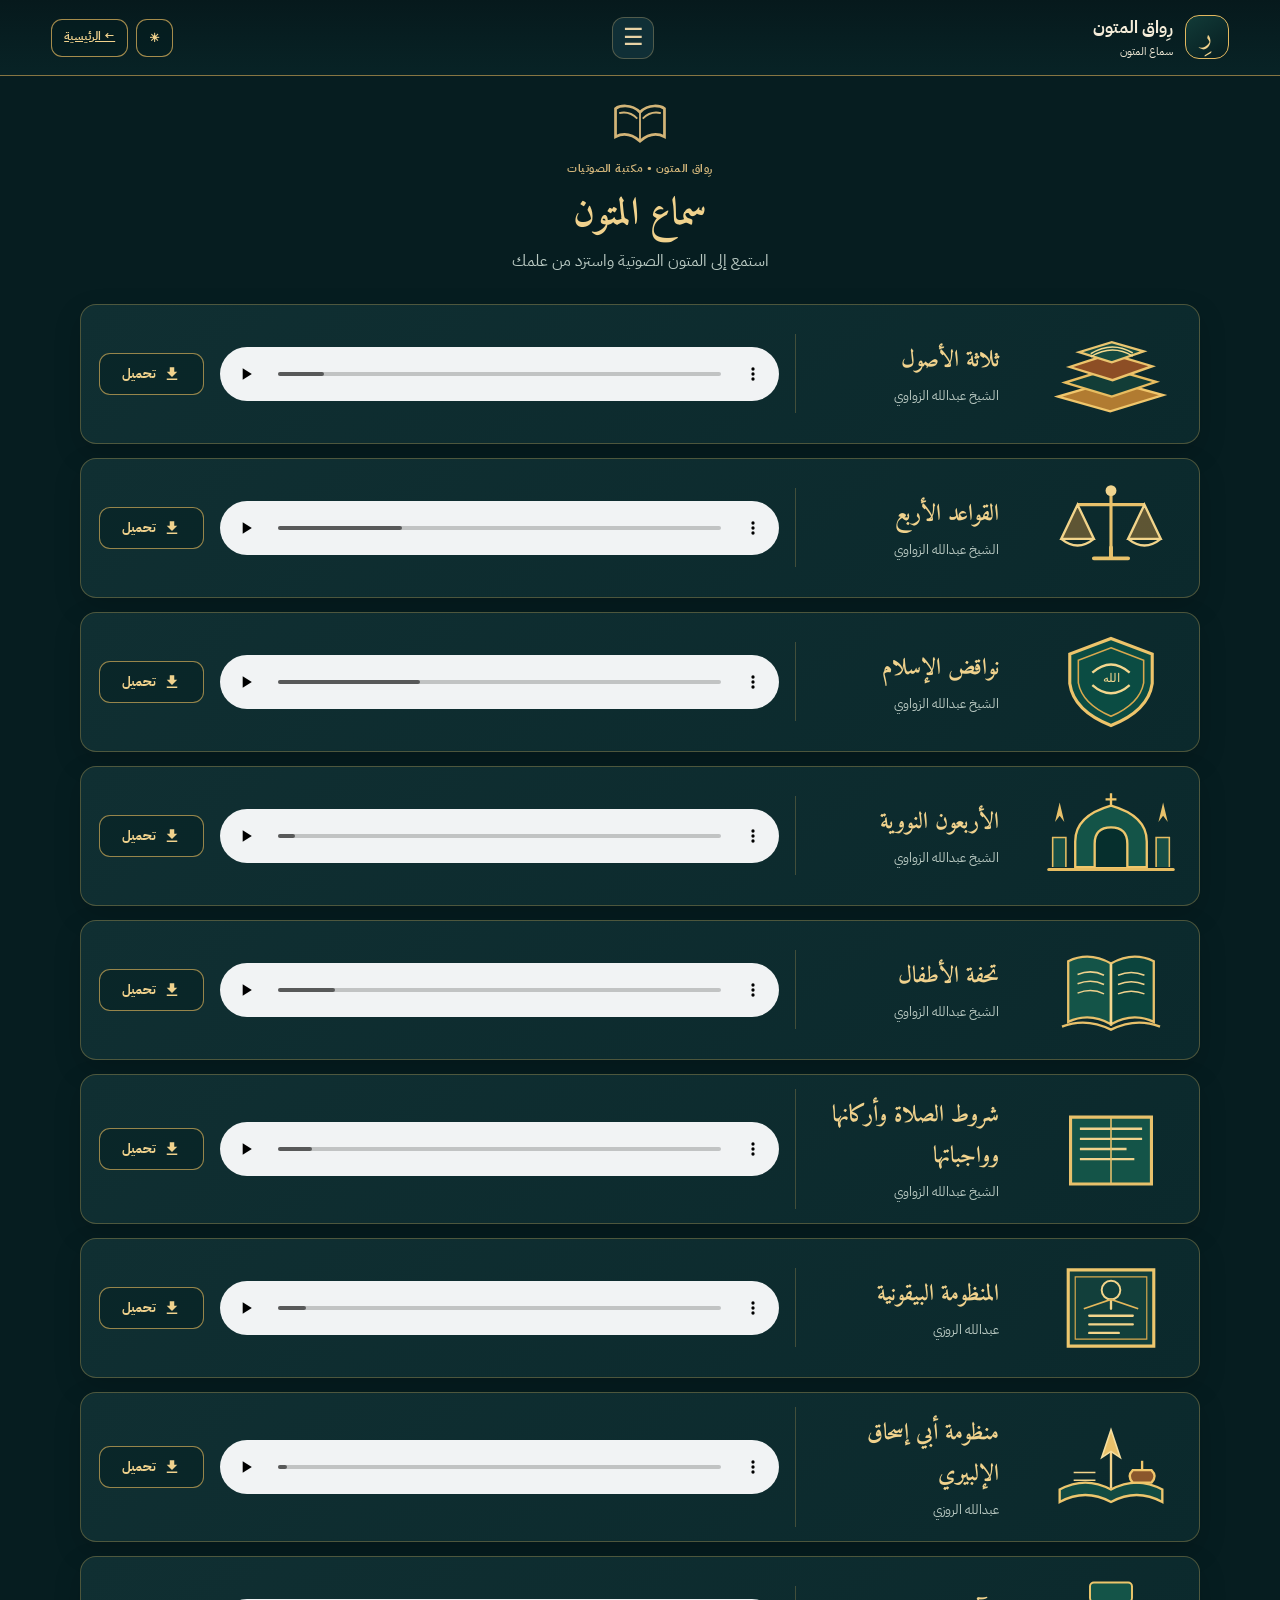
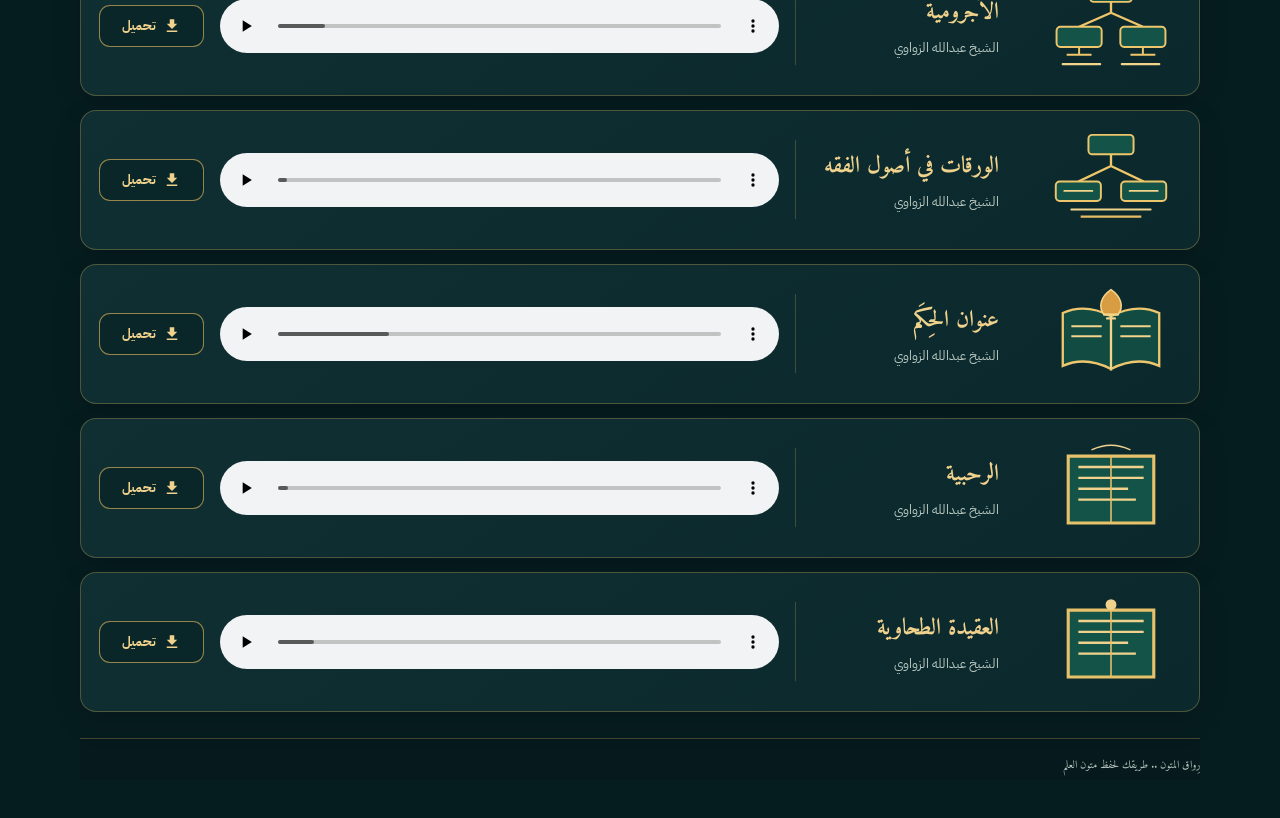
<file: audio.html>
<!doctype html>
<html lang="ar" dir="rtl"><head><meta charset="utf-8"><meta name="viewport" content="width=device-width,initial-scale=1"><meta name="theme-color" content="#032b2a"><title>سماع المتون | رِواق المتون</title><link rel="manifest" href="manifest.webmanifest"><link rel="icon" href="icon.svg" type="image/svg+xml"><link rel="stylesheet" href="style.css"><link rel="stylesheet" href="media.css"><script>(function(){try{var p=JSON.parse(localStorage.getItem("riwaq-prefs")||"{}");document.documentElement.dataset.theme=p.theme||"dark"}catch(e){document.documentElement.dataset.theme="dark"}})();</script>

</head><body>
<header class="topbar"><a class="brand" href="./index.html"><span class="brand-mark">رِ</span><span><strong>رِواق المتون</strong><small>سماع المتون</small></span></a><button id="menu-toggle" class="menu-toggle" type="button" aria-label="فتح القائمة" aria-controls="app-menu" aria-expanded="false"><span aria-hidden="true">☰</span></button><div class="gateway-theme-actions"><button id="theme-btn" class="button button-outline small" type="button" aria-label="تفعيل الوضع الليلي">☼</button><a class="button button-outline small" href="./index.html">← الرئيسية</a></div></header><button id="menu-backdrop" class="menu-backdrop" type="button" aria-label="إغلاق القائمة" hidden></button><aside id="app-menu" class="app-menu" aria-label="القائمة الرئيسية" aria-hidden="true" hidden><div class="app-menu-head"><div class="app-menu-brand"><img class="menu-logo" src="./icon.svg" alt="شعار رِواق المتون"><div><strong>رِواق المتون</strong><small>تنقّل بين صفحات التطبيق</small></div></div><button id="menu-close" class="menu-close" type="button" aria-label="إغلاق القائمة">×</button></div><nav class="app-menu-links" aria-label="صفحات التطبيق"><a href="./index.html" data-menu-link><span aria-hidden="true">⌂</span> الرئيسية</a><a href="./hifd.html#library" data-menu-link><span aria-hidden="true">▤</span> مكتبة المتون</a><a href="./hifd.html#library" data-menu-link><span aria-hidden="true">🎙</span> الاستظهار والتسميع</a><a href="./review.html" data-menu-link><span aria-hidden="true">↻</span> المراجعة</a><a href="./progress.html" data-menu-link><span aria-hidden="true">▥</span> التقدم في الحفظ</a><a href="./progress.html#overdue-alert" data-menu-link><span aria-hidden="true">⚠</span> المراجعات المتأخرة</a><a href="./progress.html#matn-mastery" data-menu-link><span aria-hidden="true">◉</span> إتقان المتون</a><a href="./progress.html#daily-log" data-menu-link><span aria-hidden="true">▦</span> السجل اليومي</a><a href="./reading.html" data-menu-link><span aria-hidden="true">▤</span> قراءة المتون PDF</a><a href="./audio.html" data-menu-link><span aria-hidden="true">♫</span> سماع المتون MP3</a><a href="./settings.html" data-menu-link><span aria-hidden="true">⚙</span> الإعدادات</a></nav><p class="app-menu-foot">رِواق المتون · رفيقك في حفظ العلم</p></aside>
<main class="audio-page"><section class="audio-hero"><svg class="book-emblem" viewBox="0 0 64 48" aria-hidden="true"><path d="M32 11C22 1 9 4 5 7v31c10-5 19-2 27 5 8-7 17-10 27-5V7C55 4 42 1 32 11Z" fill="none" stroke="currentColor" stroke-width="3"/><path d="M32 11v32M9 12c8-2 15 1 20 6M55 12c-8-2-15 1-20 6" fill="none" stroke="currentColor" stroke-width="2"/></svg><span class="eyebrow">رِواق المتون • مكتبة الصوتيات</span><h1>سماع المتون</h1><p>استمع إلى المتون الصوتية واستزد من علمك</p></section>
<section class="audio-list" aria-label="التسجيلات الصوتية">
<article class="audio-row"><div class="audio-cover" role="img" aria-label="كتب علمية على حامل"><svg viewBox="0 0 180 130"><path d="M22 94 89 113 157 92 91 74Z" fill="#b17b31" stroke="#f0c66b" stroke-width="3"/><path d="M31 76 91 94 148 75 89 58Z" fill="#123d37" stroke="#e8bd60" stroke-width="3"/><path d="M37 56 92 73 143 55 89 39Z" fill="#8d4e25" stroke="#edc46b" stroke-width="3"/><path d="M49 37 91 50 132 36 91 24Z" fill="#154a40" stroke="#eac56f" stroke-width="3"/><path d="M64 39q27-17 54-1M64 43q27-17 54-1" fill="none" stroke="#f4d98e" stroke-width="2"/></svg></div><div class="audio-title"><h2>ثلاثة الأصول</h2><p>الشيخ عبدالله الزواوي</p></div><div class="audio-player"><audio controls preload="metadata"><source src="./audio/0201AlUsulAtThalaath_AbdullahAzZwary.mp3" type="audio/mpeg"></audio></div><a class="download-audio" href="./audio/0201AlUsulAtThalaath_AbdullahAzZwary.mp3" download><svg viewBox="0 0 24 24"><path d="M5 20h14v-2H5v2ZM19 9h-4V3H9v6H5l7 7 7-7Z"/></svg>تحميل</a></article>
<article class="audio-row"><div class="audio-cover" role="img" aria-label="ميزان يرمز إلى القواعد"><svg viewBox="0 0 180 130"><path d="M90 17v86M47 35h86" stroke="#e8c16b" stroke-width="4" fill="none"/><path d="M47 35 26 79h42L47 35Zm86 0-21 44h42l-21-44Z" fill="#c18a3d" fill-opacity=".45" stroke="#f2d48b" stroke-width="3"/><path d="M26 79q21 17 42 0M112 79q21 17 42 0" fill="none" stroke="#f2d48b" stroke-width="3"/><path d="M68 104h44M90 103V90" stroke="#e8c16b" stroke-width="5" stroke-linecap="round"/><circle cx="90" cy="17" r="7" fill="#f1d58f"/></svg></div><div class="audio-title"><h2>القواعد الأربع</h2><p>الشيخ عبدالله الزواوي</p></div><div class="audio-player"><audio controls preload="metadata"><source src="./audio/0202AlQawaidAlArba_AbdullahAzZwary.mp3" type="audio/mpeg"></audio></div><a class="download-audio" href="./audio/0202AlQawaidAlArba_AbdullahAzZwary.mp3" download><svg viewBox="0 0 24 24"><path d="M5 20h14v-2H5v2ZM19 9h-4V3H9v6H5l7 7 7-7Z"/></svg>تحميل</a></article>
<article class="audio-row"><div class="audio-cover" role="img" aria-label="درع مزخرف"><svg viewBox="0 0 180 130"><path d="M90 9 143 29v38q-5 35-53 54Q42 102 37 67V29Z" fill="#0b4c43" stroke="#edc46b" stroke-width="4"/><path d="M90 21 132 37v29q-5 27-42 43Q53 93 48 66V37Z" fill="none" stroke="#d9a94e" stroke-width="2"/><path d="M66 53q24-21 48 0M66 69q24 21 48 0" fill="none" stroke="#f4d78e" stroke-width="3"/><text x="90" y="65" text-anchor="middle" font-size="16" fill="#f4d78e" font-family="serif">الله</text></svg></div><div class="audio-title"><h2>نواقض الإسلام</h2><p>الشيخ عبدالله الزواوي</p></div><div class="audio-player"><audio controls preload="metadata"><source src="./audio/0203NawaaqidAlIslaam_AbdullahAzZwary.mp3" type="audio/mpeg"></audio></div><a class="download-audio" href="./audio/0203NawaaqidAlIslaam_AbdullahAzZwary.mp3" download><svg viewBox="0 0 24 24"><path d="M5 20h14v-2H5v2ZM19 9h-4V3H9v6H5l7 7 7-7Z"/></svg>تحميل</a></article>
<article class="audio-row"><div class="audio-cover" role="img" aria-label="مسجد وقباب ومآذن"><svg viewBox="0 0 180 130"><path d="M15 105V67h17v38M148 105V67h17v38" fill="#164f46" stroke="#e6bd62" stroke-width="2"/><path d="M24 67V39l-6 8 6-25 6 25-6-8M157 67V39l-6 8 6-25 6 25-6-8" fill="#e7c16b"/><path d="M44 105V72q0-33 46-46 46 13 46 46v33Z" fill="#145448" stroke="#f0c66b" stroke-width="3"/><path d="M69 105V75q0-21 21-21t21 21v30" fill="#062f2d" stroke="#edc66d" stroke-width="3"/><path d="M90 26V10m-7 8h14" stroke="#f0c66b" stroke-width="3"/><path d="M10 108h160" stroke="#e6bd62" stroke-width="4" stroke-linecap="round"/></svg></div><div class="audio-title"><h2>الأربعون النووية</h2><p>الشيخ عبدالله الزواوي</p></div><div class="audio-player"><audio controls preload="metadata"><source src="./audio/0204AlArbaunAnNawawiyah_AbdullahAzZwary.mp3" type="audio/mpeg"></audio></div><a class="download-audio" href="./audio/0204AlArbaunAnNawawiyah_AbdullahAzZwary.mp3" download><svg viewBox="0 0 24 24"><path d="M5 20h14v-2H5v2ZM19 9h-4V3H9v6H5l7 7 7-7Z"/></svg>تحميل</a></article>
<article class="audio-row"><div class="audio-cover" role="img" aria-label="مصحف ومخطوطة لتجويد القرآن"><svg viewBox="0 0 180 130"><path d="M35 28q27-13 55 3v78q-28-16-55-3Z" fill="#145448" stroke="#e8c16b" stroke-width="3"/><path d="M145 28q-27-13-55 3v78q28-16 55-3Z" fill="#0b443d" stroke="#e8c16b" stroke-width="3"/><path d="M90 31v78" stroke="#f4d78e" stroke-width="3"/><path d="M47 45q18-7 34 1M47 57q18-7 34 1M47 69q18-7 34 1M99 46q17-7 34 0M99 58q17-7 34 0M99 70q17-7 34 0" stroke="#f0d28d" stroke-width="2" fill="none"/><path d="M27 112q31-12 63 4 32-16 63-4" stroke="#e8c16b" stroke-width="3" fill="none"/></svg></div><div class="audio-title"><h2>تحفة الأطفال</h2><p>الشيخ عبدالله الزواوي</p></div><div class="audio-player"><audio controls preload="metadata"><source src="./audio/0301ThufatUlAtfaal_AbdullahAzZwary.mp3" type="audio/mpeg"></audio></div><a class="download-audio" href="./audio/0301ThufatUlAtfaal_AbdullahAzZwary.mp3" download><svg viewBox="0 0 24 24"><path d="M5 20h14v-2H5v2ZM19 9h-4V3H9v6H5l7 7 7-7Z"/></svg>تحميل</a></article>
<article class="audio-row"><div class="audio-cover" role="img" aria-label="كتاب في شروط الصلاة"><svg viewBox="0 0 180 130"><path d="M38 24h104v86H38z" fill="#145448" stroke="#e8c16b" stroke-width="4"/><path d="M50 39h80M50 52h80M50 65h60M50 78h70" stroke="#f0d28d" stroke-width="3"/><path d="M90 24v86" stroke="#e8c16b" stroke-width="2"/></svg></div><div class="audio-title"><h2>شروط الصلاة وأركانها وواجباتها</h2><p>الشيخ عبدالله الزواوي</p></div><div class="audio-player"><audio controls preload="metadata"><source src="./audio/0302ShurutAsSalaah_AbdullahAzZwary.mp3" type="audio/mpeg"></audio></div><a class="download-audio" href="./audio/0302ShurutAsSalaah_AbdullahAzZwary.mp3" download><svg viewBox="0 0 24 24"><path d="M5 20h14v-2H5v2ZM19 9h-4V3H9v6H5l7 7 7-7Z"/></svg>تحميل</a></article>
<article class="audio-row"><div class="audio-cover" role="img" aria-label="المنظومة البيقونية"><svg viewBox="0 0 180 130" role="img" aria-label="مخطوطة في مصطلح الحديث"><path d="M35 16h110v98H35z" fill="#123f3b" stroke="#edc66d" stroke-width="4"/><path d="M44 25h92v80H44z" fill="none" stroke="#d9a94e" stroke-width="1.5"/><circle cx="90" cy="42" r="12" fill="none" stroke="#f2d48b" stroke-width="2.5"/><path d="M90 54v12M62 75h56M62 86h56M62 97h38" stroke="#f2d48b" stroke-width="3" stroke-linecap="round"/><path d="M55 66 90 54l35 12" fill="none" stroke="#e4b85c" stroke-width="2"/></svg></div><div class="audio-title"><h2>المنظومة البيقونية</h2><p>عبدالله الروزي</p></div><div class="audio-player"><audio controls preload="metadata"><source src="./audio/0401AlBayqooni_AbdullahRowzy.mp3" type="audio/mpeg"></audio></div><a class="download-audio" href="./audio/0401AlBayqooni_AbdullahRowzy.mp3" download><svg viewBox="0 0 24 24"><path d="M5 20h14v-2H5v2ZM19 9h-4V3H9v6H5l7 7 7-7Z"/></svg>تحميل</a></article>
<article class="audio-row"><div class="audio-cover" role="img" aria-label="منظومة أبي إسحاق الإلبيري"><svg viewBox="0 0 180 130" role="img" aria-label="قلم ودواة وكتاب لطلب العلم"><path d="M24 94q33-18 66 0 33-18 66 0v16q-33-18-66 0-33-18-66 0z" fill="#124b42" stroke="#edc66d" stroke-width="3"/><path d="M90 92V38" stroke="#f1d28a" stroke-width="3"/><path d="M90 17 78 53l12-8 12 8z" fill="#e9c16a" stroke="#f6dfa0" stroke-width="2"/><path d="M118 69q-8 8 0 16h24q8-8 0-16z" fill="#8b572c" stroke="#f0c66b" stroke-width="3"/><path d="M130 68V57" stroke="#f0c66b" stroke-width="3"/><path d="M42 72h28M42 82h28" stroke="#f2d48b" stroke-width="2"/></svg></div><div class="audio-title"><h2>منظومة أبي إسحاق الإلبيري</h2><p>عبدالله الروزي</p></div><div class="audio-player"><audio controls preload="metadata"><source src="./audio/0402AlIlbiri_AbdullahRowzy.mp3" type="audio/mpeg"></audio></div><a class="download-audio" href="./audio/0402AlIlbiri_AbdullahRowzy.mp3" download><svg viewBox="0 0 24 24"><path d="M5 20h14v-2H5v2ZM19 9h-4V3H9v6H5l7 7 7-7Z"/></svg>تحميل</a></article><article class="audio-row"><div class="audio-cover" role="img" aria-label="الآجرومية"><svg viewBox="0 0 180 130" role="img" aria-label="مخطط مبسط لأبواب النحو"><path d="M90 34V48M90 48 49 66M90 48l41 18" stroke="#f0c66b" stroke-width="3" fill="none"/><rect x="63" y="9" width="54" height="25" rx="5" fill="#145448" stroke="#edc66b" stroke-width="2.5"/><rect x="20" y="66" width="58" height="26" rx="5" fill="#145448" stroke="#edc66b" stroke-width="2.5"/><rect x="102" y="66" width="58" height="26" rx="5" fill="#145448" stroke="#edc66b" stroke-width="2.5"/><path d="M49 92v10m82-10v10M33 102h32m82 0h-32" stroke="#f0c66b" stroke-width="2.5"/><path d="M28 114h48M104 114h48" stroke="#f2d48b" stroke-width="3" stroke-linecap="round"/></svg></div><div class="audio-title"><h2>الآجرومية</h2><p>الشيخ عبدالله الزواوي</p></div><div class="audio-player"><audio controls preload="metadata"><source src="./audio/0403AlAajurrumiyyah_AbdullahAzZwary.mp3" type="audio/mpeg"></audio></div><a class="download-audio" href="./audio/0403AlAajurrumiyyah_AbdullahAzZwary.mp3" download><svg viewBox="0 0 24 24"><path d="M5 20h14v-2H5v2ZM19 9h-4V3H9v6H5l7 7 7-7Z"/></svg>تحميل</a></article><article class="audio-row"><div class="audio-cover" role="img" aria-label="الورقات في أصول الفقه"><svg viewBox="0 0 180 130" role="img" aria-label="مخطط أصول الفقه"><path d="M90 32v15M90 47 48 67M90 47l42 20" stroke="#f0c66b" stroke-width="3" fill="none"/><rect x="61" y="7" width="58" height="25" rx="5" fill="#145448" stroke="#edc66b" stroke-width="2.5"/><rect x="19" y="67" width="58" height="25" rx="5" fill="#145448" stroke="#edc66b" stroke-width="2.5"/><rect x="103" y="67" width="58" height="25" rx="5" fill="#145448" stroke="#edc66b" stroke-width="2.5"/><path d="M30 79h36M114 79h36M39 103h102" stroke="#f2d48b" stroke-width="2.5" stroke-linecap="round"/><path d="M51 112h78" stroke="#e7bd63" stroke-width="3"/></svg></div><div class="audio-title"><h2>الورقات في أصول الفقه</h2><p>الشيخ عبدالله الزواوي</p></div><div class="audio-player"><audio controls preload="metadata"><source src="./audio/0501AlWaraqat_AbdullahAzZwary.mp3" type="audio/mpeg"></audio></div><a class="download-audio" href="./audio/0501AlWaraqat_AbdullahAzZwary.mp3" download><svg viewBox="0 0 24 24"><path d="M5 20h14v-2H5v2ZM19 9h-4V3H9v6H5l7 7 7-7Z"/></svg>تحميل</a></article><article class="audio-row"><div class="audio-cover" role="img" aria-label="عنوان الحِكَم"><svg viewBox="0 0 180 130" role="img" aria-label="كتاب حكم ومصباح علم"><path d="M28 38q29-13 62 4v68q-33-17-62-4zM152 38q-29-13-62 4v68q33-17 62-4z" fill="#124b42" stroke="#edc66d" stroke-width="3"/><path d="M90 42v68M39 55h39M39 68h39M102 55h39M102 68h39" stroke="#f2d48b" stroke-width="2.5"/><path d="M90 8c-13 9-17 22-9 32h18c8-10 4-23-9-32z" fill="#d89c42" stroke="#f4d58b" stroke-width="2"/><path d="M81 40h18M85 45h10" stroke="#f4d58b" stroke-width="3" stroke-linecap="round"/></svg></div><div class="audio-title"><h2>عنوان الحِكَم</h2><p>الشيخ عبدالله الزواوي</p></div><div class="audio-player"><audio controls preload="metadata"><source src="./audio/0502UnwanAlHikm_AbdullahAzZwary.mp3" type="audio/mpeg"></audio></div><a class="download-audio" href="./audio/0502UnwanAlHikm_AbdullahAzZwary.mp3" download><svg viewBox="0 0 24 24"><path d="M5 20h14v-2H5v2ZM19 9h-4V3H9v6H5l7 7 7-7Z"/></svg>تحميل</a></article><article class="audio-row"><div class="audio-cover" role="img" aria-label="منظومة الرحبية في الفرائض"><svg viewBox="0 0 180 130"><path d="M35 24h110v86H35z" fill="#145448" stroke="#e8c16b" stroke-width="4"/><path d="M48 38h84M48 52h84M48 66h64M48 80h74" stroke="#f0d28d" stroke-width="3"/><path d="M90 24v86" stroke="#e8c16b" stroke-width="2"/><path d="M65 16q25-12 50 0" fill="none" stroke="#f0d28d" stroke-width="2"/></svg></div><div class="audio-title"><h2>الرحبية</h2><p>الشيخ عبدالله الزواوي</p></div><div class="audio-player"><audio controls preload="metadata"><source src="./audio/0503ArRahbiyah_AbdullahAzZwary.mp3" type="audio/mpeg"></audio></div><a class="download-audio" href="./audio/0503ArRahbiyah_AbdullahAzZwary.mp3" download><svg viewBox="0 0 24 24"><path d="M5 20h14v-2H5v2ZM19 9h-4V3H9v6H5l7 7 7-7Z"/></svg>تحميل</a></article><article class="audio-row"><div class="audio-cover" role="img" aria-label="العقيدة الطحاوية"><svg viewBox="0 0 180 130"><path d="M35 24h110v86H35z" fill="#145448" stroke="#e8c16b" stroke-width="4"/><path d="M48 38h84M48 52h84M48 66h64M48 80h74" stroke="#f0d28d" stroke-width="3"/><path d="M90 24v86" stroke="#e8c16b" stroke-width="2"/><circle cx="90" cy="17" r="7" fill="#f0d28d"/></svg></div><div class="audio-title"><h2>العقيدة الطحاوية</h2><p>الشيخ عبدالله الزواوي</p></div><div class="audio-player"><audio controls preload="metadata"><source src="./audio/0504AlAqidahAtTahawiyah_AbdullahAzZwary.mp3" type="audio/mpeg"></audio></div><a class="download-audio" href="./audio/0504AlAqidahAtTahawiyah_AbdullahAzZwary.mp3" download><svg viewBox="0 0 24 24"><path d="M5 20h14v-2H5v2ZM19 9h-4V3H9v6H5l7 7 7-7Z"/></svg>تحميل</a></article></section><footer class="ornament-footer">رِواق المتون .. طريقك لحفظ متون العلم</footer></main><script src="theme.js" defer></script><script src="menu.js" defer></script><script>if ("serviceWorker" in navigator) window.addEventListener("load", () => navigator.serviceWorker.register("./sw.js").catch(console.error));</script></body></html>
</file>
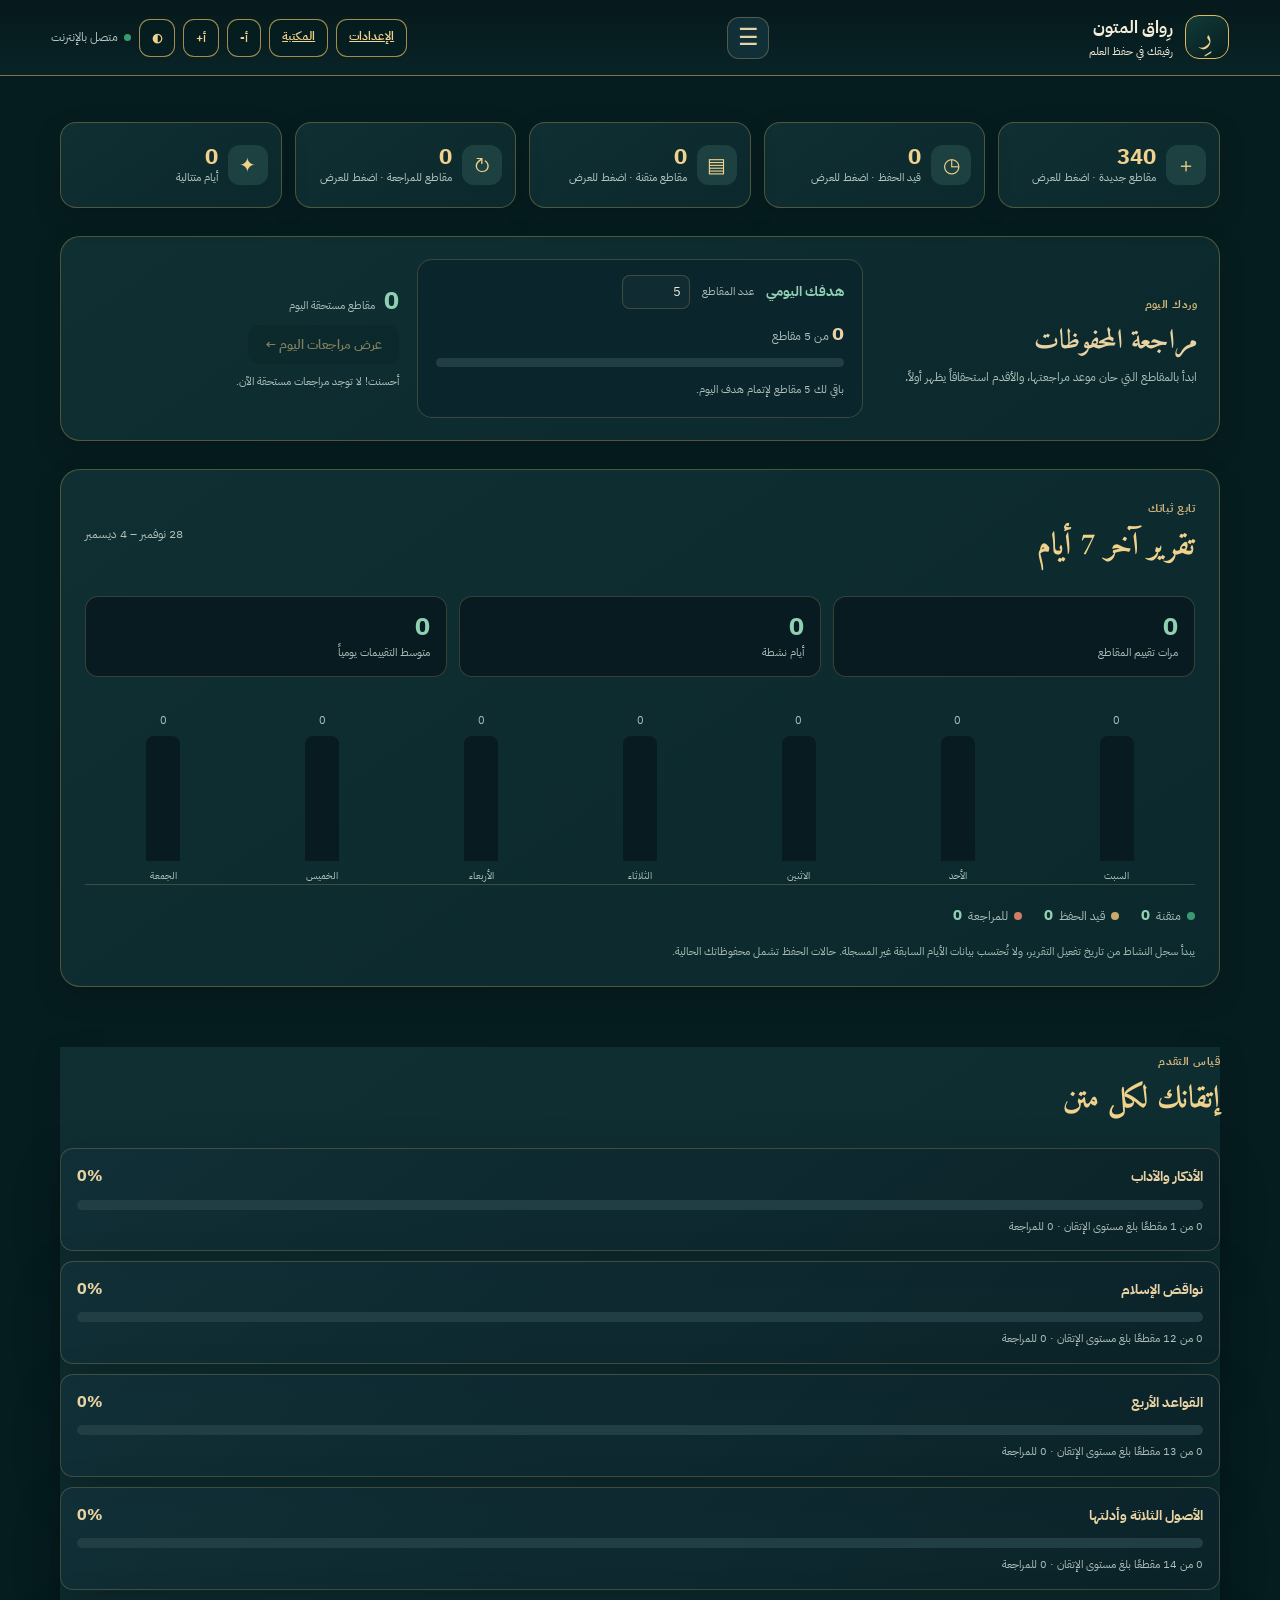
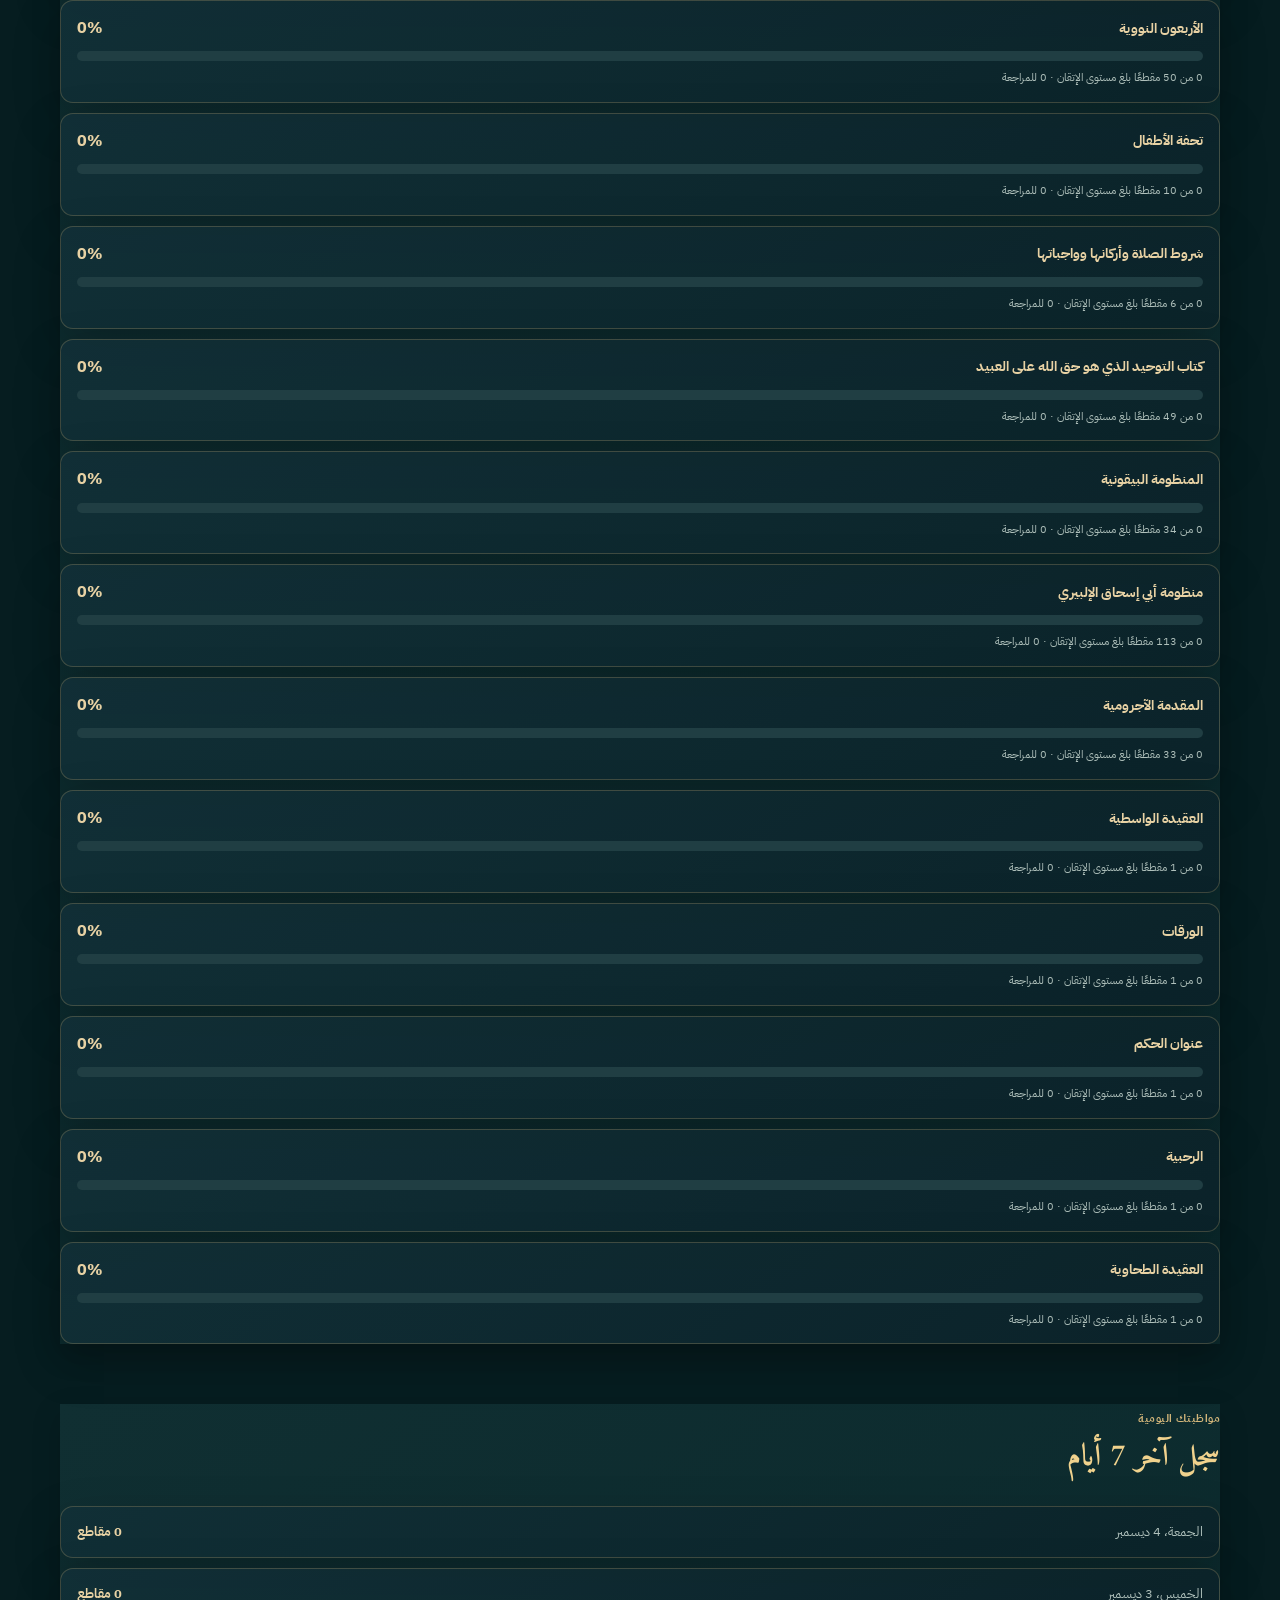
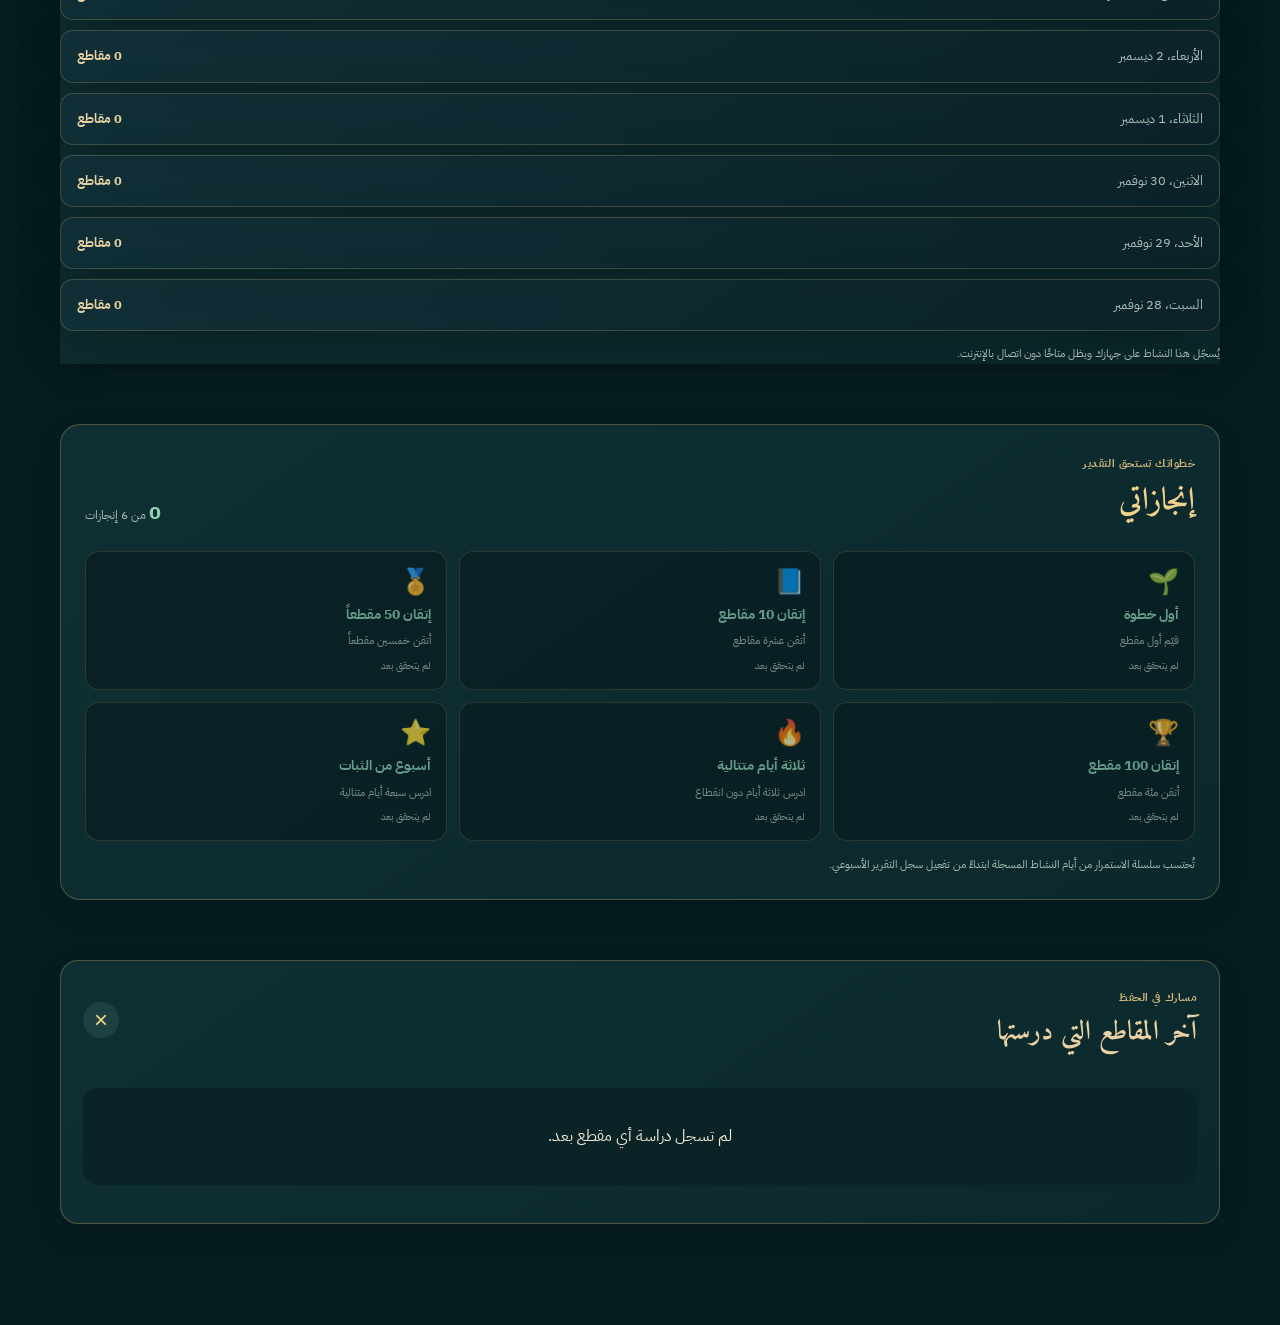
<file: progress.html>
<!doctype html>
<html lang="ar" dir="rtl">
<head>
  <meta charset="utf-8">
  <meta name="viewport" content="width=device-width, initial-scale=1">
  <meta name="theme-color" content="#173d32">
  <meta name="description" content="رِواق المتون: مساحة مجانية لحفظ المتون العلمية ومراجعتها دون اتصال بالإنترنت.">
  <title>الإحصائيات والتقدم | رِواق المتون</title>
  <link rel="manifest" href="manifest.webmanifest">
  <link rel="icon" href="icon.svg" type="image/svg+xml">
  <link rel="stylesheet" href="style.css"></head>
<body class="progress-route">
  <header class="topbar">
    <a class="brand" href="./index.html" aria-label="رواق المتون - الرئيسية">
      <span class="brand-mark">رِ</span>
      <span><strong>رِواق المتون</strong><small>رفيقك في حفظ العلم</small></span>
    </a>
    <button id="menu-toggle" class="menu-toggle" type="button" aria-label="فتح القائمة" aria-controls="app-menu" aria-expanded="false"><span aria-hidden="true">☰</span></button>
    <div class="top-actions">
      <a class="button button-outline small" href="./settings.html">الإعدادات</a>
      <a class="button button-outline small" href="./index.html">المكتبة</a>
      <button id="font-down" class="button button-outline small" type="button" aria-label="تصغير الخط">أ-</button><button id="font-up" class="button button-outline small" type="button" aria-label="تكبير الخط">أ+</button><button id="theme-btn" class="button button-outline small" type="button" aria-label="الوضع الليلي">◐</button>
      <span id="offline-status" class="status"><i></i> جارٍ التحقق...</span>
      <button id="install-btn" class="button button-outline small install-button hidden" type="button">تثبيت التطبيق</button>
    </div>
  </header>

  <button id="menu-backdrop" class="menu-backdrop" type="button" aria-label="إغلاق القائمة" hidden></button>
  <aside id="app-menu" class="app-menu" aria-label="القائمة الرئيسية" aria-hidden="true" hidden>
    <div class="app-menu-head"><div class="app-menu-brand"><img class="menu-logo" src="./icon.svg" alt="شعار رِواق المتون"><div><strong>رِواق المتون</strong><small>تنقّل بين صفحات التطبيق</small></div></div><button id="menu-close" class="menu-close" type="button" aria-label="إغلاق القائمة">×</button></div>
    <nav class="app-menu-links" aria-label="صفحات التطبيق">
<a href="./index.html" data-menu-link><span aria-hidden="true">⌂</span> الرئيسية</a>
<a href="./hifd.html#library" data-menu-link><span aria-hidden="true">▤</span> مكتبة المتون</a>
<a href="./hifd.html#library" data-menu-link><span aria-hidden="true">🎙</span> الاستظهار والتسميع</a>
<a href="./review.html" data-menu-link><span aria-hidden="true">↻</span> المراجعة</a>
<a href="./progress.html" data-menu-link><span aria-hidden="true">▥</span> التقدم في الحفظ</a>
<a href="./progress.html#overdue-alert" data-menu-link><span aria-hidden="true">⚠</span> المراجعات المتأخرة</a>
<a href="./progress.html#matn-mastery" data-menu-link><span aria-hidden="true">◉</span> إتقان المتون</a>
<a href="./progress.html#daily-log" data-menu-link><span aria-hidden="true">▦</span> السجل اليومي</a>
<a href="./reading.html" data-menu-link><span aria-hidden="true">▤</span> قراءة المتون PDF</a>
<a href="./audio.html" data-menu-link><span aria-hidden="true">♫</span> سماع المتون MP3</a>
<a href="./settings.html" data-menu-link><span aria-hidden="true">⚙</span> الإعدادات</a>
</nav>
    <p class="app-menu-foot">رِواق المتون · رفيقك في حفظ العلم</p>
  </aside>
  <main class="container">
    <section class="hero">
      <div class="hero-copy">
        <span class="eyebrow">مكتبتك العلمية في كل مكان</span>
        <h1>خطوة ثابتة،<br><em>وحفظٌ متقَن.</em></h1>
        <p>نظّم حفظك، اختبر استحضارك، وراجع محفوظاتك. يعمل رِواق المتون دون اتصال بعد فتحه وتحميل ملفاته أول مرة.</p>
        <a class="button button-light" href="#library">ابدأ الحفظ <span aria-hidden="true">←</span></a>
      </div>
      <div class="hero-art" aria-hidden="true">
        <div class="arch arch-back"></div><div class="arch arch-front"></div>
        <div class="book"><span>طَلَبُ العِلْم</span><b>رِواق</b></div>
        <span class="star star-one">✳</span><span class="star star-two">✧</span>
      </div>
    </section>

    <section class="stats-grid" aria-label="إحصائيات الحفظ">
      <button class="stat-card stat-card-button" type="button" data-progress-view="new" aria-label="عرض المقاطع الجديدة"><span class="stat-icon">＋</span><div><strong id="new-count">0</strong><small>مقاطع جديدة · اضغط للعرض</small></div></button>
      <button class="stat-card stat-card-button" type="button" data-progress-view="learning" aria-label="عرض المقاطع قيد الحفظ"><span class="stat-icon">◷</span><div><strong id="learning-count">0</strong><small>قيد الحفظ · اضغط للعرض</small></div></button>
      <button class="stat-card stat-card-button" type="button" data-progress-view="mastered" aria-label="عرض المقاطع التي أتقنتها"><span class="stat-icon">▤</span><div><strong id="saved-count">0</strong><small>مقاطع متقنة · اضغط للعرض</small></div></button>
      <button class="stat-card stat-card-button" type="button" data-progress-view="review" aria-label="عرض المقاطع المستحقة للمراجعة"><span class="stat-icon">↻</span><div><strong id="review-count">0</strong><small>مقاطع للمراجعة · اضغط للعرض</small></div></button>
      <div class="stat-card" aria-label="أيام الحفظ المتتالية"><span class="stat-icon">✦</span><div><strong id="streak-count">0</strong><small>أيام متتالية</small></div></div>
    </section>

    <section class="daily-review" aria-label="مراجعة اليوم">
      <div class="daily-review-copy">
        <span class="eyebrow">وردك اليوم</span>
        <h2>مراجعة المحفوظات</h2>
        <p>ابدأ بالمقاطع التي حان موعد مراجعتها، والأقدم استحقاقاً يظهر أولاً.</p>
      </div>
      <div class="daily-plan" aria-label="الخطة اليومية">
        <div class="daily-plan-heading"><strong>هدفك اليومي</strong><label for="daily-goal-input">عدد المقاطع</label><input id="daily-goal-input" type="number" min="1" max="50" step="1" value="5" inputmode="numeric" aria-label="عدد المقاطع المستهدف يومياً"></div>
        <p class="daily-plan-count"><strong id="daily-goal-completed">0</strong> من <span id="daily-goal-total">5</span> مقاطع</p>
        <div class="daily-goal-track" role="progressbar" aria-label="نسبة إنجاز الهدف اليومي" aria-valuemin="0" aria-valuemax="100" aria-valuenow="0"><span id="daily-goal-bar"></span></div>
        <small id="daily-goal-message">ابدأ اليوم بمقدار يسير وثابت.</small>
      </div>
      <div class="daily-review-action">
        <div><strong id="daily-review-count">0</strong><small>مقاطع مستحقة اليوم</small></div>
        <button id="daily-review-btn" class="button button-light" type="button">عرض مراجعات اليوم ←</button>
        <button id="session-start-btn" class="button button-primary" type="button">ابدأ جلسة الحفظ</button>
        <p id="daily-review-empty" class="daily-review-empty">أحسنت! لا توجد مراجعات مستحقة الآن.</p>
      </div>
    </section>

    <section class="session-panel hidden" id="session-panel" aria-live="polite">
      <div class="session-panel-head">
        <div><span class="eyebrow">جلسة مركّزة</span><h2>جلسة الحفظ</h2><p id="session-progress">المقطع 1 من 1</p></div>
        <button id="session-end-btn" class="button button-outline" type="button">إنهاء الجلسة</button>
      </div>
      <div class="session-progress-track"><span id="session-progress-bar"></span></div>
    </section>

    <section class="weekly-report section" aria-label="التقرير الأسبوعي">
      <div class="section-heading weekly-heading">
        <div><span class="eyebrow">تابع ثباتك</span><h2>تقرير آخر 7 أيام</h2></div>
        <span id="weekly-range" class="weekly-range"></span>
      </div>
      <div class="weekly-summary">
        <article class="weekly-metric"><strong id="weekly-total">0</strong><small>مرات تقييم المقاطع</small></article>
        <article class="weekly-metric"><strong id="weekly-days">0</strong><small>أيام نشطة</small></article>
        <article class="weekly-metric"><strong id="weekly-average">0</strong><small>متوسط التقييمات يومياً</small></article>
      </div>
      <div id="weekly-chart" class="weekly-chart" role="img" aria-label="عدد المقاطع التي تم تقييمها في كل يوم من آخر سبعة أيام"></div>
      <div class="weekly-status">
        <div><span class="status-dot mastered-dot"></span>متقنة <strong id="weekly-mastered">0</strong></div>
        <div><span class="status-dot learning-dot"></span>قيد الحفظ <strong id="weekly-learning">0</strong></div>
        <div><span class="status-dot review-dot"></span>للمراجعة <strong id="weekly-review">0</strong></div>
      </div>
      <p class="weekly-note">يبدأ سجل النشاط من تاريخ تفعيل التقرير، ولا تُحتسب بيانات الأيام السابقة غير المسجلة. حالات الحفظ تشمل محفوظاتك الحالية.</p>
    </section>

    <section id="overdue-alert" class="overdue-alert hidden" aria-live="polite" aria-label="تنبيه المراجعات المتأخرة">
      <div><strong>تنبيه المراجعة: لديك <span id="overdue-alert-count">0</span> مقطعًا مستحقًا</strong><p id="overdue-alert-detail">ابدأ بالأقدم استحقاقًا.</p></div>
      <button id="overdue-review-btn" class="button button-primary" type="button">ابدأ المراجعة الآن</button>
    </section>

    <section id="matn-mastery" class="smart-mastery-section section" aria-label="نسبة إتقان كل متن">
      <div class="section-heading"><div><span class="eyebrow">قياس التقدم</span><h2>إتقانك لكل متن</h2></div></div>
      <div id="matn-mastery-list" class="matn-mastery-list"></div>
    </section>

    <section id="daily-log" class="daily-log-section section" aria-label="السجل اليومي للحفظ والمراجعة">
      <div class="section-heading"><div><span class="eyebrow">مواظبتك اليومية</span><h2>سجل آخر 7 أيام</h2></div></div>
      <div id="daily-log-list" class="daily-log-list"></div>
      <p class="weekly-note">يُسجّل هذا النشاط على جهازك ويظل متاحًا دون اتصال بالإنترنت.</p>
    </section>

    <section class="achievements-section section" aria-label="إنجازاتي">
      <div class="section-heading achievements-heading">
        <div><span class="eyebrow">خطواتك تستحق التقدير</span><h2>إنجازاتي</h2></div>
        <span class="achievement-counter"><strong id="achievement-earned">0</strong> من 6 إنجازات</span>
      </div>
      <div id="achievement-list" class="achievement-grid"></div>
      <p class="achievements-note">تُحتسب سلسلة الاستمرار من أيام النشاط المسجلة ابتداءً من تفعيل سجل التقرير الأسبوعي.</p>
    </section>

    <section id="library" class="section">
      <div class="section-heading">
        <div><span class="eyebrow">ابدأ من حيث تشاء</span><h2>مكتبة المتون</h2></div>
        <label class="search-box"><span aria-hidden="true">⌕</span><input id="search-input" type="search" placeholder="ابحث عن متن أو علم..." aria-label="ابحث عن متن أو علم"></label>
      </div>
      <div class="tools"><button id="export-btn" class="button button-outline small" type="button">تصدير التقدم</button><label class="button button-outline small">استيراد التقدم<input id="import-input" type="file" accept=".json" hidden></label></div>
      <div id="subject-filters" class="filters" aria-label="تصفية حسب العلم"></div>
      <div id="matn-grid" class="matn-grid"></div>
    </section>

    <section id="study-panel" class="study-panel hidden" aria-live="polite">
      <div class="study-head">
        <div><span class="eyebrow" id="study-subject">المتن</span><h2 id="study-title">عنوان المتن</h2></div>
        <button id="close-study" class="icon-button" type="button" aria-label="إغلاق">×</button>
      </div>
      <p id="study-warning" class="study-warning hidden" role="status"></p>
      <div class="study-meta"><span id="item-counter">المقطع 1 من 1</span><span id="item-status" class="pill">جديد</span></div>
      <label class="jump">انتقل إلى: <select id="item-jump"></select></label>
      <article class="memorize-card">
        <div class="card-topline"><span>مقطع الحفظ</span><span id="item-reference"></span></div>
        <p id="item-text" class="matn-text"></p>
        <p id="item-meaning" class="meaning hidden"></p>
        <div id="similar-box" class="similar-box hidden"></div>
        <div class="card-actions">
          <button id="reveal-btn" class="button button-outline" type="button">إظهار النص</button>
          <button id="meaning-btn" class="button button-ghost" type="button">ملاحظة / شرح</button>
          <button id="similar-btn" class="button button-ghost hidden" type="button">كشف المتشابهات</button>
        </div>
      </article>
      <section class="recitation-panel" aria-label="التسميع الصوتي">
        <div class="recitation-heading">
          <div><h3>التسميع الصوتي</h3><p>اقرأ المقطع بصوتك؛ سنلوّن الصحيح والخطأ مباشرة وننبهك عند رصد اختلاف محتمل.</p></div>
          <span class="recitation-mic" aria-hidden="true">🎙️</span>
        </div>
        <div class="recitation-actions">
          <button id="recitation-start" class="button button-primary" type="button">ابدأ التسميع</button>
          <button id="recitation-stop" class="button button-outline" type="button" disabled>إيقاف التسميع</button>
        </div>
        <p id="recitation-status" class="recitation-status" role="status">اضغط «ابدأ التسميع» واسمح باستعمال الميكروفون.</p>
        <div id="recitation-transcript" class="recitation-transcript" aria-live="polite">سيظهر هنا الكلام الذي تتعرف عليه المنظومة.</div>
        <div id="recitation-original" class="recitation-original" aria-live="polite"></div>
        <div id="recitation-feedback" class="recitation-feedback hidden" aria-live="polite"></div>
        <p class="recitation-note">يتطلب التعرف الصوتي اتصالاً بالإنترنت ومتصفحاً يدعم الإملاء الصوتي. الأخضر للكلمة الصحيحة، والأحمر للكلمة المختلفة. قد يخطئ التعرف الصوتي أحياناً.</p>
      </section>
      <div class="study-controls">
        <button id="previous-btn" class="button button-ghost" type="button">السابق</button>
        <div class="mastery-actions">
          <button id="review-btn" class="button button-outline" type="button">صعب</button>
          <button id="good-btn" class="button button-outline" type="button">متوسط</button>
          <button id="mastered-btn" class="button button-primary" type="button">سهل ✓</button>
        </div>
        <button id="next-btn" class="button button-ghost" type="button">التالي</button>
      </div>
      <p class="study-tip">نصيحة: اقرأ المقطع، أخفِ النص، ثم استظهره بصوتك قبل كشف الإجابة.</p>
    </section>

    <section id="progress-panel" class="progress-panel hidden" aria-live="polite">
      <div class="progress-panel-head">
        <div><span class="eyebrow">مسارك في الحفظ</span><h2 id="progress-panel-title">مقاطع الحفظ</h2></div>
        <button id="close-progress" class="icon-button" type="button" aria-label="إغلاق">×</button>
      </div>
      <div id="progress-list" class="progress-list"></div>
    </section>

    <section class="how-section">
      <div><span class="eyebrow">طريقة بسيطة ونافعة</span><h2>اجعل للحفظ وِردًا</h2><p>اختر مقدارًا يسيرًا، وكرره، ثم راجعه في اليوم التالي. رِواق يساعدك على تنظيم ذلك دون تشتيت.</p></div>
      <div class="steps"><div><b>01</b><span>اختر متنًا</span></div><div><b>02</b><span>احفظ مقطعًا</span></div><div><b>03</b><span>اختبر نفسك</span></div><div><b>04</b><span>راجع باستمرار</span></div></div>
    </section>
  </main>

  <footer><strong>رِواق المتون</strong><span>نسخة أولية تجريبية · المحتوى قابل للمراجعة والإضافة</span><span>صُنع لخدمة طالب العلم</span></footer>
  <script src="menu.js" defer></script>
  <script src="app.js" defer></script>
</body>
</html>
</file>
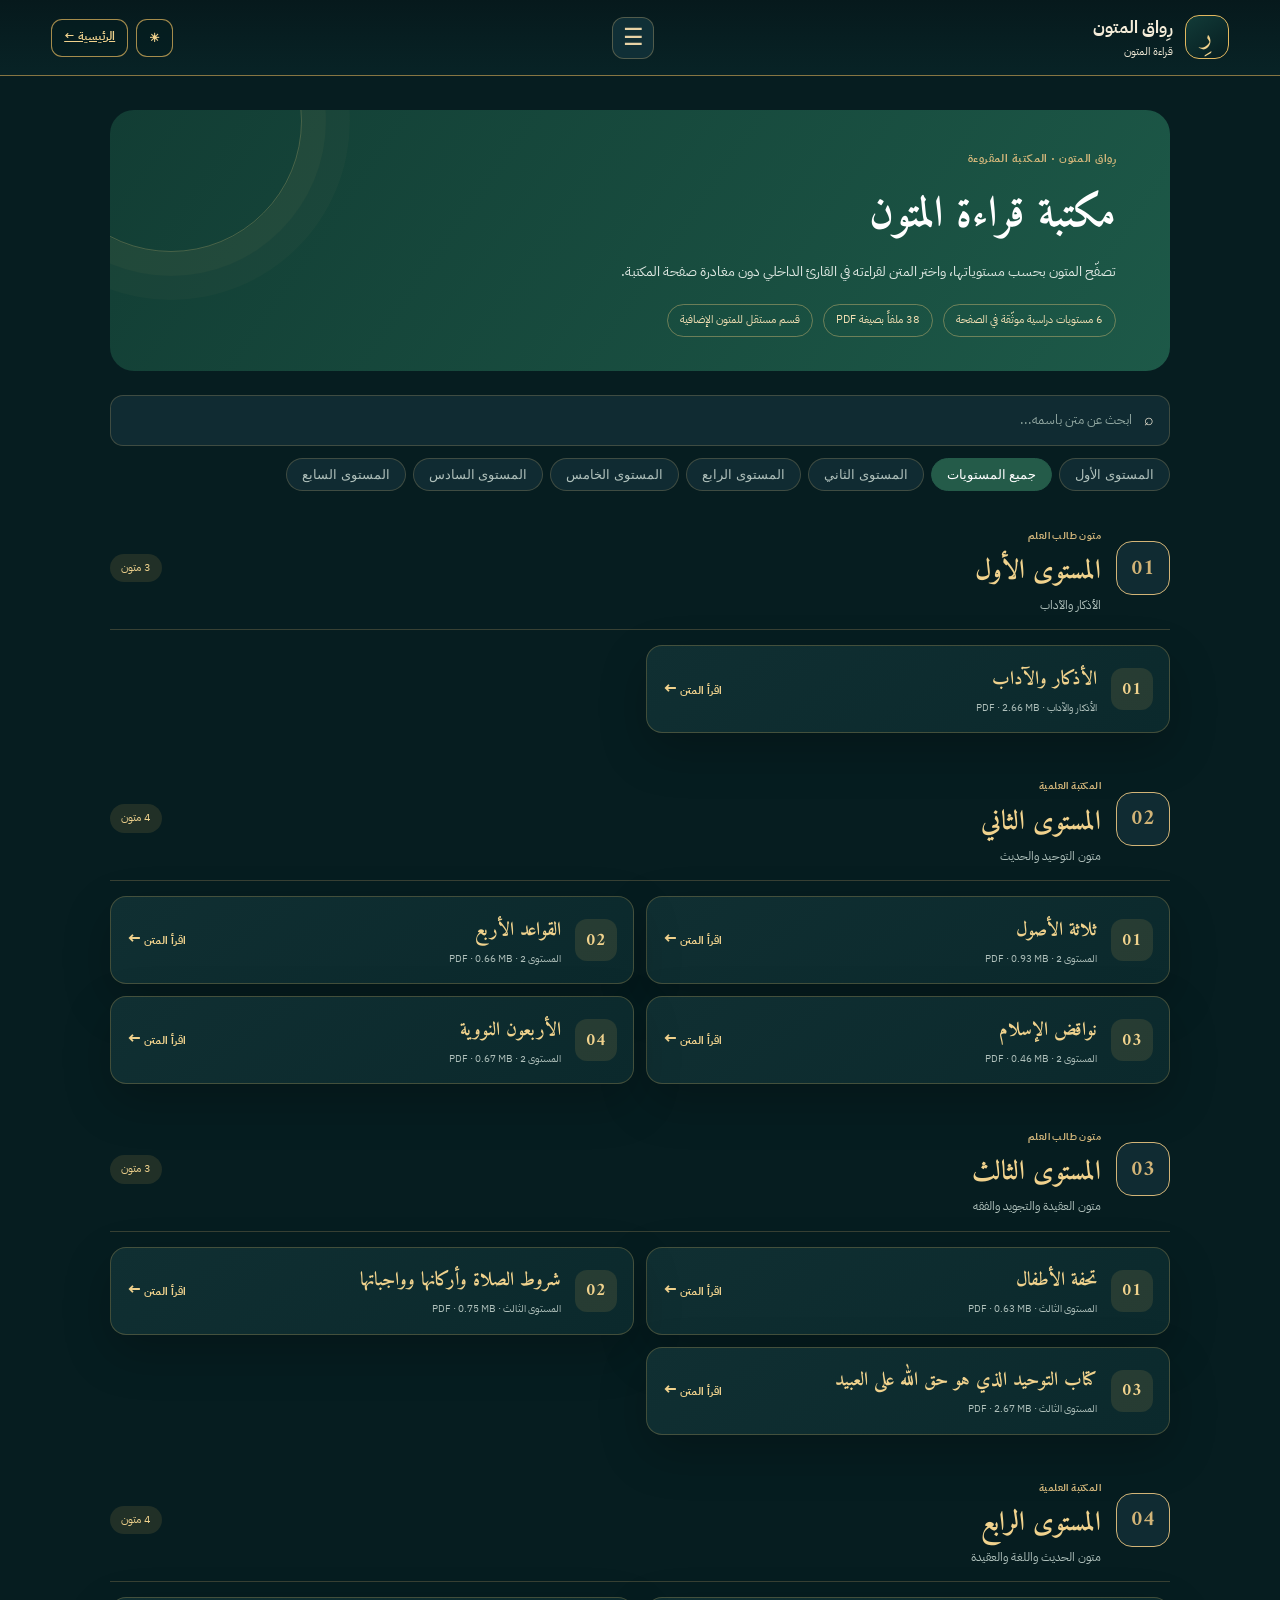
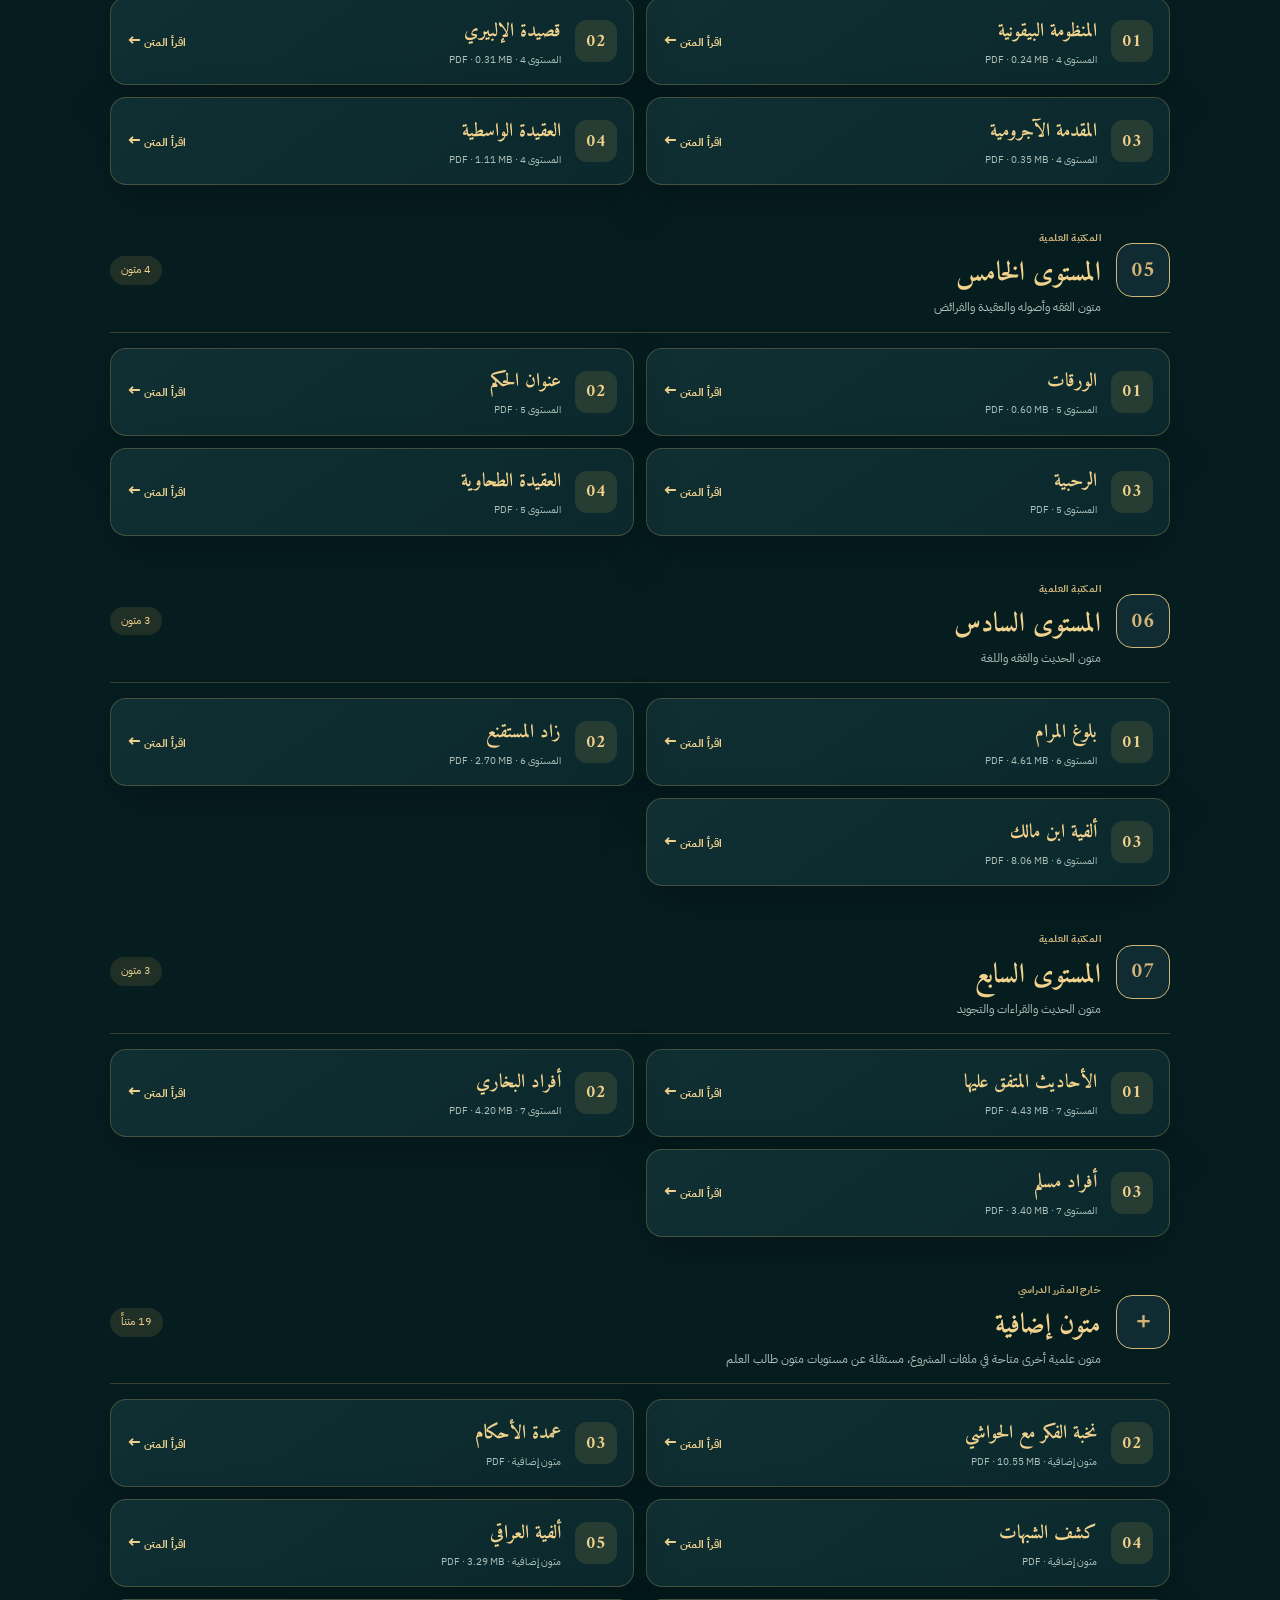
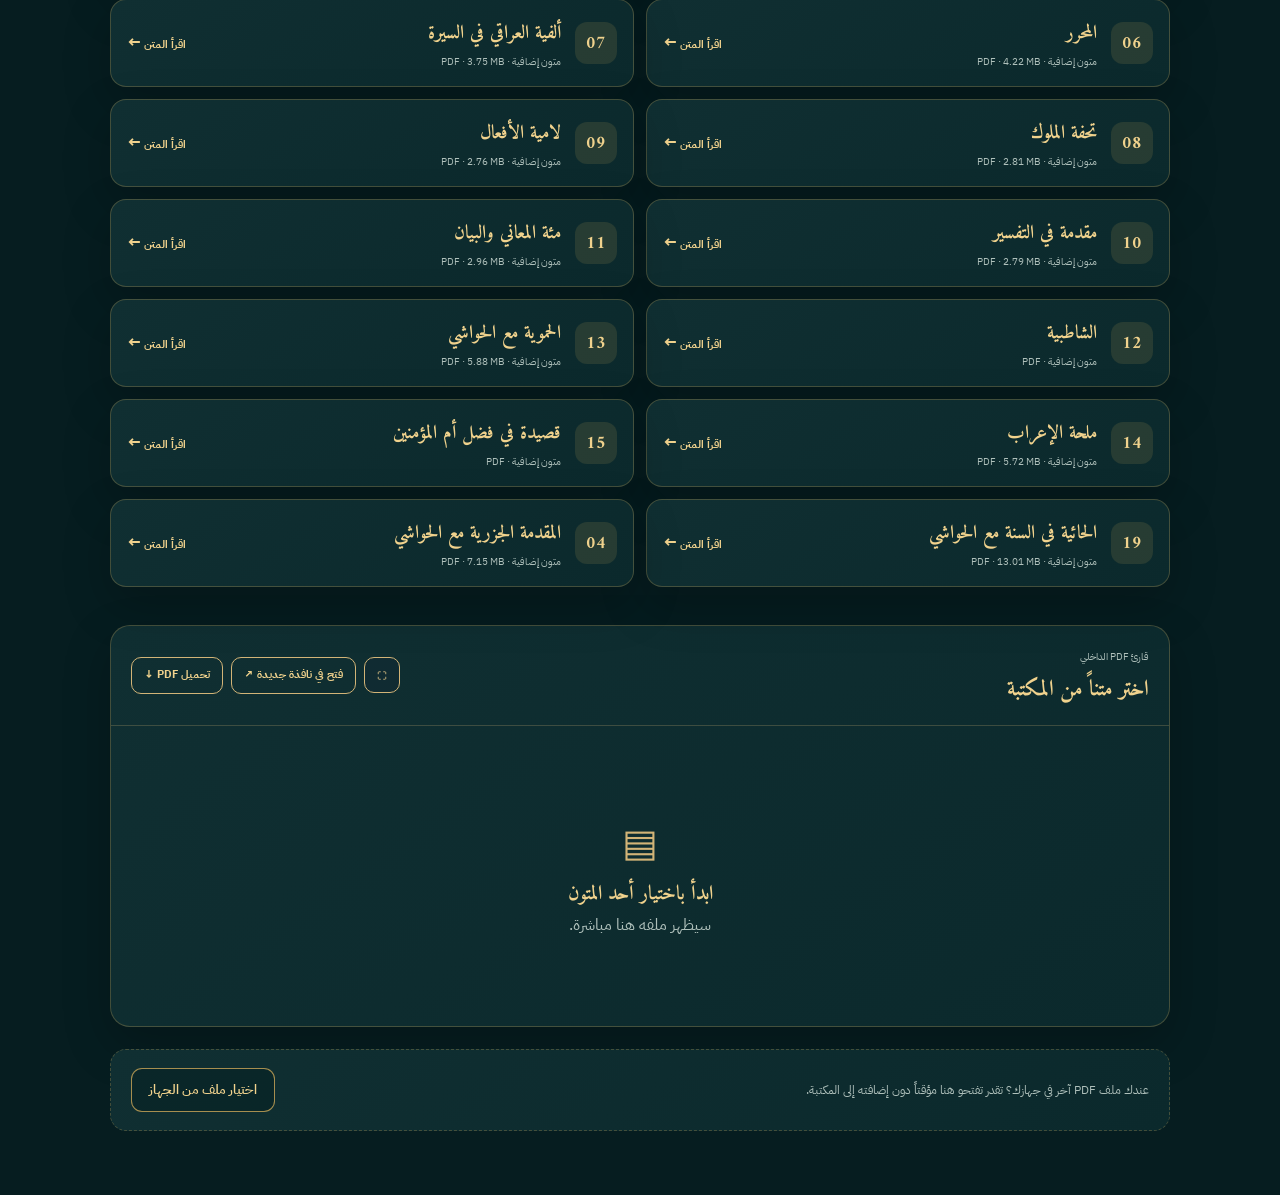
<file: reading.html>
<!doctype html>
<html lang="ar" dir="rtl">
<head>
<meta charset="utf-8"><meta name="viewport" content="width=device-width,initial-scale=1"><meta name="theme-color" content="#173d32">
<title>مكتبة قراءة المتون | رِواق المتون</title><link rel="manifest" href="manifest.webmanifest"><link rel="icon" href="icon.svg" type="image/svg+xml"><link rel="stylesheet" href="style.css">
<script>(function(){try{var p=JSON.parse(localStorage.getItem("riwaq-prefs")||"{}");document.documentElement.dataset.theme=p.theme||"dark"}catch(e){document.documentElement.dataset.theme="dark"}})();</script>
<style>
.reading-main{width:min(1060px,92%);margin:0 auto;padding:34px 0 64px}
.reading-hero{position:relative;overflow:hidden;padding:34px clamp(20px,5vw,54px);border-radius:24px;background:linear-gradient(125deg,#123d34,#1d5948);color:#fff;margin-bottom:24px}
.reading-hero:after{content:"";position:absolute;width:260px;height:260px;border:1px solid rgba(232,197,124,.25);border-radius:50%;left:-70px;top:-120px;box-shadow:0 0 0 24px rgba(232,197,124,.035),0 0 0 48px rgba(232,197,124,.025)}
.reading-hero .eyebrow{color:#e5c77e}.reading-hero h1{font:700 clamp(30px,5vw,43px) Amiri,serif;margin:7px 0}.reading-hero p{color:#e0e9e3;margin:0;max-width:620px;font-size:14px}
.reading-summary{display:flex;gap:10px;flex-wrap:wrap;margin-top:20px}.summary-pill{padding:6px 12px;border:1px solid rgba(232,197,124,.4);border-radius:30px;color:#f2dfb3;font-size:11px}
.library-toolbar{display:flex;align-items:center;gap:12px;flex-wrap:wrap;margin:24px 0}
.library-search{flex:1 1 250px;display:flex;align-items:center;gap:10px;padding:11px 15px;background:var(--paper);border:1px solid var(--line);border-radius:13px}
.library-search input{width:100%;border:0;outline:0;background:transparent;color:var(--ink);font:inherit;font-size:13px}
.level-filters{display:flex;gap:7px;flex-wrap:wrap}.level-filter{border:1px solid var(--line);border-radius:30px;background:var(--paper);color:var(--muted);padding:8px 15px;font:600 12px inherit;cursor:pointer}.level-filter.active{background:var(--green);border-color:var(--green);color:#fff}
.level-section{margin:30px 0 38px}.level-heading{display:flex;align-items:center;gap:15px;margin-bottom:15px;padding-bottom:14px;border-bottom:1px solid var(--line)}
.level-mark{width:54px;height:54px;flex:none;display:grid;place-items:center;border:1px solid var(--gold);border-radius:16px;color:var(--gold);font:700 22px Amiri,serif;background:var(--paper)}
.level-heading .eyebrow{font-size:10px}.level-heading h2{font:700 27px Amiri,serif;color:var(--green);margin:0}.level-heading p{font-size:12px;color:var(--muted);margin:0}.level-count{margin-right:auto;white-space:nowrap;padding:5px 11px;border-radius:30px;background:rgba(200,169,107,.13);color:var(--green2);font-size:11px}
.reading-books{display:grid;grid-template-columns:repeat(2,minmax(0,1fr));gap:12px}
.reading-book{display:flex;align-items:center;gap:14px;text-align:right;width:100%;min-height:88px;padding:14px 16px;border:1px solid var(--line);border-radius:16px;background:var(--paper);color:var(--ink);font:inherit;cursor:pointer;transition:.18s;box-shadow:var(--shadow)}
.reading-book:hover,.reading-book.selected{border-color:var(--gold);transform:translateY(-2px)}
.book-number{width:42px;height:42px;flex:none;display:grid;place-items:center;border-radius:12px;background:rgba(200,169,107,.16);color:var(--green2);font:700 18px Amiri,serif}
.book-info{display:grid;gap:3px;min-width:0}.book-info strong{font:700 19px Amiri,serif;color:var(--green)}.book-info small{font-size:10px;color:var(--muted)}
.book-open{margin-right:auto;white-space:nowrap;font-size:11px;color:var(--green2);font-weight:700}.book-open b{font-size:16px}
.reader-panel{margin:30px 0 0;border:1px solid var(--line);border-radius:20px;overflow:hidden;background:var(--paper);box-shadow:var(--shadow)}
.fullscreen-icon-btn{width:36px;height:36px;min-width:36px;padding:0;border:1px solid rgba(200,169,107,.65);border-radius:10px;background:var(--paper);color:var(--green);box-shadow:none;cursor:pointer;flex:none}.fullscreen-icon-btn svg{width:17px;height:17px;fill:none;stroke:currentColor;stroke-width:1.8;stroke-linecap:round;stroke-linejoin:round}.fullscreen-icon-btn:hover{background:var(--green);color:#fff}
.reader-head{display:flex;align-items:center;gap:14px;flex-wrap:wrap;padding:16px 20px;border-bottom:1px solid var(--line)}
.reader-head-copy{flex:1;min-width:180px}.reader-head-copy small{font-size:10px;color:var(--muted)}.reader-head-copy h2{font:700 22px Amiri,serif;color:var(--green);margin:0}
.reader-actions{display:flex;gap:8px;flex-wrap:wrap}.reader-action{display:inline-flex;align-items:center;justify-content:center;padding:8px 12px;border-radius:10px;border:1px solid var(--gold);text-decoration:none;color:var(--green);font-size:11px;font-weight:700}
.reader-placeholder{min-height:300px;display:grid;place-items:center;text-align:center;padding:30px;color:var(--muted)}.reader-placeholder .placeholder-icon{font-size:38px;color:var(--gold)}.reader-placeholder strong{display:block;font:700 20px Amiri,serif;color:var(--green)}
.pdf-frame{display:block;width:100%;height:min(78vh,850px);min-height:480px;border:0;background:#e8e6df}
#reader-panel:fullscreen{width:100vw;height:100vh;margin:0;border:0;border-radius:0;background:var(--paper);display:flex;flex-direction:column}#reader-panel:fullscreen .reader-head{flex:none}#reader-panel:fullscreen #reader-content{flex:1;min-height:0}#reader-panel:fullscreen .pdf-frame{height:100%;min-height:0;flex:1}#reader-panel:fullscreen .reader-placeholder{height:100%}#reader-panel:-webkit-full-screen{width:100vw;height:100vh;margin:0;border:0;border-radius:0;background:var(--paper);display:flex;flex-direction:column}#reader-panel:-webkit-full-screen .reader-head{flex:none}#reader-panel:-webkit-full-screen #reader-content{flex:1;min-height:0}#reader-panel:-webkit-full-screen .pdf-frame{height:100%;min-height:0;flex:1}
.local-pdf{margin:22px 0 0;padding:18px 20px;border:1px dashed var(--line);border-radius:16px;display:flex;align-items:center;gap:14px;flex-wrap:wrap}.local-pdf p{margin:0;color:var(--muted);font-size:12px;flex:1}.local-pdf label{cursor:pointer}
.no-results{display:none;padding:22px;text-align:center;color:var(--muted);border:1px dashed var(--line);border-radius:14px}
[data-theme=dark] .level-heading h2,[data-theme=dark] .book-info strong,[data-theme=dark] .reader-head-copy h2,[data-theme=dark] .reader-placeholder strong{color:var(--brand-gold-soft)}
[data-theme=dark] .level-count,[data-theme=dark] .book-number{color:var(--brand-gold-soft);background:rgba(226,184,95,.12)}
[data-theme=dark] .level-filter.active{background:#245b49;border-color:#245b49}
[data-theme=dark] .reading-book,[data-theme=dark] .reader-panel,[data-theme=dark] .local-pdf{background:linear-gradient(145deg,var(--brand-panel),#0b292c);border-color:rgba(226,184,95,.25)}
[data-theme=dark] .book-open,[data-theme=dark] .reader-action{color:var(--brand-gold-soft)}
@media(max-width:650px){.reading-main{width:calc(100% - 26px);padding-top:22px}.reading-books{grid-template-columns:1fr}.level-heading{gap:10px}.level-mark{width:46px;height:46px}.level-heading h2{font-size:23px}.level-count{font-size:10px;padding:4px 8px}.reading-book{min-height:78px}.reader-head{padding:14px}.pdf-frame{height:68vh;min-height:380px}}
</style></head>
<body><header class="topbar"><a class="brand" href="./index.html"><span class="brand-mark">رِ</span><span><strong>رِواق المتون</strong><small>قراءة المتون</small></span></a><button id="menu-toggle" class="menu-toggle" type="button" aria-label="فتح القائمة" aria-controls="app-menu" aria-expanded="false"><span aria-hidden="true">☰</span></button><div class="gateway-theme-actions"><button id="theme-btn" class="button button-outline small" type="button" aria-label="تفعيل الوضع الليلي">◐</button><a class="button button-outline small" href="./index.html">الرئيسية ←</a></div></header><button id="menu-backdrop" class="menu-backdrop" type="button" aria-label="إغلاق القائمة" hidden></button><aside id="app-menu" class="app-menu" aria-label="القائمة الرئيسية" aria-hidden="true" hidden><div class="app-menu-head"><div class="app-menu-brand"><img class="menu-logo" src="./icon.svg" alt="شعار رِواق المتون"><div><strong>رِواق المتون</strong><small>تنقّل بين صفحات التطبيق</small></div></div><button id="menu-close" class="menu-close" type="button" aria-label="إغلاق القائمة">×</button></div><nav class="app-menu-links" aria-label="صفحات التطبيق"><a href="./index.html" data-menu-link><span aria-hidden="true">⌂</span> الرئيسية</a><a href="./hifd.html#library" data-menu-link><span aria-hidden="true">▤</span> مكتبة المتون</a><a href="./hifd.html#library" data-menu-link><span aria-hidden="true">🎙</span> الاستظهار والتسميع</a><a href="./review.html" data-menu-link><span aria-hidden="true">↻</span> المراجعة</a><a href="./progress.html" data-menu-link><span aria-hidden="true">▥</span> التقدم في الحفظ</a><a href="./progress.html#overdue-alert" data-menu-link><span aria-hidden="true">⚠</span> المراجعات المتأخرة</a><a href="./progress.html#matn-mastery" data-menu-link><span aria-hidden="true">◉</span> إتقان المتون</a><a href="./progress.html#daily-log" data-menu-link><span aria-hidden="true">▦</span> السجل اليومي</a><a href="./reading.html" data-menu-link><span aria-hidden="true">▤</span> قراءة المتون PDF</a><a href="./audio.html" data-menu-link><span aria-hidden="true">♫</span> سماع المتون MP3</a><a href="./video.html" data-menu-link><span aria-hidden="true">▶</span> فيديو شرح المتون</a><a href="./settings.html" data-menu-link><span aria-hidden="true">⚙</span> الإعدادات</a></nav><p class="app-menu-foot">رِواق المتون · رفيقك في حفظ العلم</p></aside>
<main class="reading-main">
<section class="reading-hero"><span class="eyebrow">رِواق المتون · المكتبة المقروءة</span><h1>مكتبة قراءة المتون</h1><p>تصفّح المتون بحسب مستوياتها، واختر المتن لقراءته في القارئ الداخلي دون مغادرة صفحة المكتبة.</p><div class="reading-summary"><span class="summary-pill">6 مستويات دراسية موثّقة في الصفحة</span><span class="summary-pill">38 ملفاً بصيغة PDF</span><span class="summary-pill">قسم مستقل للمتون الإضافية</span></div></section>
<div class="library-toolbar"><label class="library-search"><span aria-hidden="true">⌕</span><input id="book-search" type="search" placeholder="ابحث عن متن باسمه..." autocomplete="off"></label><div class="level-filters" role="group" aria-label="تصفية المستويات"><button class="level-filter" type="button" data-filter="1">المستوى الأول</button><button class="level-filter active" type="button" data-filter="all">جميع المستويات</button><button class="level-filter" type="button" data-filter="2">المستوى الثاني</button><button class="level-filter" type="button" data-filter="4">المستوى الرابع</button><button class="level-filter" type="button" data-filter="5">المستوى الخامس</button><button class="level-filter" type="button" data-filter="6">المستوى السادس</button><button class="level-filter" type="button" data-filter="7">المستوى السابع</button></div></div>
<section class="level-section" id="level-1" data-level-section="1">
 <div class="level-heading"><div class="level-mark">01</div><div><span class="eyebrow">متون طالب العلم</span><h2>المستوى الأول</h2><p>الأذكار والآداب</p></div><span class="level-count">3 متون</span></div>
 <div class="reading-books">
  <button class="reading-book" type="button" data-pdf="pdfs/%20-%20%D9%85%D8%AA%D9%88%D9%86%20%D8%B7%D8%A7%D9%84%D8%A8%20%D8%A7%D9%84%D8%B9%D9%84%D9%85%20-%20%D8%A7%D9%84%D9%85%D8%B3%D8%AA%D9%88%D9%89%20%D8%A7%D9%84%D8%A7%D9%94%D9%88%D9%84%20-%20%D8%A7%D9%84%D8%A7%D9%94%D8%B0%D9%83%D8%A7%D8%B1%20%D9%88%D8%A7%D9%84%D8%A7%D9%93%D8%AF%D8%A7%D8%A8.pdf" data-title="الأذكار والآداب" data-level="1"><span class="book-number">01</span><span class="book-info"><strong>الأذكار والآداب</strong><small>الأذكار والآداب · PDF · 2.66 MB</small></span><span class="book-open">اقرأ المتن <b>←</b></span></button>
 </div>
</section>
<section class="level-section" id="level-2" data-level-section="2">
 <div class="level-heading"><div class="level-mark">02</div><div><span class="eyebrow">المكتبة العلمية</span><h2>المستوى الثاني</h2><p>متون التوحيد والحديث</p></div><span class="level-count">4 متون</span></div>
 <div class="reading-books"><button class="reading-book" type="button" data-pdf="pdfs/%D8%AB%D9%84%D8%A7%D8%AB%D8%A9-%D8%A7%D9%84%D8%A7%D9%94%D8%B5%D9%88%D9%84.pdf" data-title="ثلاثة الأصول" data-level="2">
 <span class="book-number">01</span><span class="book-info"><strong>ثلاثة الأصول</strong><small>المستوى 2 · PDF · 0.93 MB</small></span><span class="book-open">اقرأ المتن <b>←</b></span></button>
<button class="reading-book" type="button" data-pdf="pdfs/%D8%A7%D9%84%D9%82%D9%88%D8%A7%D8%B9%D8%AF-%D8%A7%D9%84%D8%A7%D9%94%D8%B1%D8%A8%D8%B9.pdf" data-title="القواعد الأربع" data-level="2">
 <span class="book-number">02</span><span class="book-info"><strong>القواعد الأربع</strong><small>المستوى 2 · PDF · 0.66 MB</small></span><span class="book-open">اقرأ المتن <b>←</b></span></button>
<button class="reading-book" type="button" data-pdf="pdfs/%D9%86%D9%88%D8%A7%D9%82%D8%B6-%D8%A7%D9%84%D8%A7%D9%95%D8%B3%D9%84%D8%A7%D9%85.pdf" data-title="نواقض الإسلام" data-level="2">
 <span class="book-number">03</span><span class="book-info"><strong>نواقض الإسلام</strong><small>المستوى 2 · PDF · 0.46 MB</small></span><span class="book-open">اقرأ المتن <b>←</b></span></button>
<button class="reading-book" type="button" data-pdf="pdfs/%D8%A7%D9%84%D8%A7%D9%94%D8%B1%D8%A8%D8%B9%D9%88%D9%86-%D8%A7%D9%84%D9%86%D9%88%D9%88%D9%8A%D8%A9.pdf" data-title="الأربعون النووية" data-level="2">
 <span class="book-number">04</span><span class="book-info"><strong>الأربعون النووية</strong><small>المستوى 2 · PDF · 0.67 MB</small></span><span class="book-open">اقرأ المتن <b>←</b></span></button></div></section>
<section class="level-section" id="level-3" data-level-section="3">
 <div class="level-heading"><div class="level-mark">03</div><div><span class="eyebrow">متون طالب العلم</span><h2>المستوى الثالث</h2><p>متون العقيدة والتجويد والفقه</p></div><span class="level-count">3 متون</span></div>
 <div class="reading-books">
  
  
  
 <button class="reading-book" type="button" data-pdf="pdfs/01-Tuhfat-al-Atfal.pdf" data-title="تحفة الأطفال" data-level="3"><span class="book-number">01</span><span class="book-info"><strong>تحفة الأطفال</strong><small>المستوى الثالث · PDF · 0.63 MB</small></span><span class="book-open">اقرأ المتن <b>←</b></span></button>
  <button class="reading-book" type="button" data-pdf="pdfs/02-Shurut-al-Salah.pdf" data-title="شروط الصلاة وأركانها وواجباتها" data-level="3"><span class="book-number">02</span><span class="book-info"><strong>شروط الصلاة وأركانها وواجباتها</strong><small>المستوى الثالث · PDF · 0.75 MB</small></span><span class="book-open">اقرأ المتن <b>←</b></span></button>
  <button class="reading-book" type="button" data-pdf="pdfs/03-Kitab-al-Tawhid.pdf" data-title="كتاب التوحيد الذي هو حق الله على العبيد" data-level="3"><span class="book-number">03</span><span class="book-info"><strong>كتاب التوحيد الذي هو حق الله على العبيد</strong><small>المستوى الثالث · PDF · 2.67 MB</small></span><span class="book-open">اقرأ المتن <b>←</b></span></button>
 </div>
</section>
<section class="level-section" id="level-4" data-level-section="4">
 <div class="level-heading"><div class="level-mark">04</div><div><span class="eyebrow">المكتبة العلمية</span><h2>المستوى الرابع</h2><p>متون الحديث واللغة والعقيدة</p></div><span class="level-count">4 متون</span></div>
 <div class="reading-books"><button class="reading-book" type="button" data-pdf="pdfs/01_%D8%A7%D9%84%D8%A8%D9%8A%D9%82%D9%88%D9%86%D9%8A%D8%A9.pdf" data-title="المنظومة البيقونية" data-level="4">
 <span class="book-number">01</span><span class="book-info"><strong>المنظومة البيقونية</strong><small>المستوى 4 · PDF · 0.24 MB</small></span><span class="book-open">اقرأ المتن <b>←</b></span></button>
<button class="reading-book" type="button" data-pdf="pdfs/02_%D9%82%D8%B5%D9%8A%D8%AF%D8%A9_%D8%A7%D9%84%D8%A7%D9%95%D9%84%D8%A8%D9%8A%D8%B1%D9%8A.pdf" data-title="قصيدة الإلبيري" data-level="4">
 <span class="book-number">02</span><span class="book-info"><strong>قصيدة الإلبيري</strong><small>المستوى 4 · PDF · 0.31 MB</small></span><span class="book-open">اقرأ المتن <b>←</b></span></button>
<button class="reading-book" type="button" data-pdf="pdfs/03_%D8%A7%D9%84%D9%85%D9%82%D8%AF%D9%85%D8%A9_%D8%A7%D9%84%D8%A7%D9%93%D8%AC%D8%B1%D9%88%D9%85%D9%8A%D8%A9.pdf" data-title="المقدمة الآجرومية" data-level="4">
 <span class="book-number">03</span><span class="book-info"><strong>المقدمة الآجرومية</strong><small>المستوى 4 · PDF · 0.35 MB</small></span><span class="book-open">اقرأ المتن <b>←</b></span></button>
<button class="reading-book" type="button" data-pdf="pdfs/04_%D8%A7%D9%84%D8%B9%D9%82%D9%8A%D8%AF%D8%A9_%D8%A7%D9%84%D9%88%D8%A7%D8%B3%D8%B7%D9%8A%D8%A9.pdf" data-title="العقيدة الواسطية" data-level="4">
 <span class="book-number">04</span><span class="book-info"><strong>العقيدة الواسطية</strong><small>المستوى 4 · PDF · 1.11 MB</small></span><span class="book-open">اقرأ المتن <b>←</b></span></button></div></section>
<section class="level-section" id="level-5" data-level-section="5">
 <div class="level-heading"><div class="level-mark">05</div><div><span class="eyebrow">المكتبة العلمية</span><h2>المستوى الخامس</h2><p>متون الفقه وأصوله والعقيدة والفرائض</p></div><span class="level-count">4 متون</span></div>
 <div class="reading-books">
  <button class="reading-book" type="button" data-pdf="pdfs/01-al-waraqat.pdf" data-title="الورقات" data-level="5"><span class="book-number">01</span><span class="book-info"><strong>الورقات</strong><small>المستوى 5 · PDF · 0.60 MB</small></span><span class="book-open">اقرأ المتن <b>←</b></span></button>

  <button class="reading-book" type="button" data-pdf="pdfs/02-unwan-al-hukm.pdf" data-title="عنوان الحكم" data-level="5"><span class="book-number">02</span><span class="book-info"><strong>عنوان الحكم</strong><small>المستوى 5 · PDF</small></span><span class="book-open">اقرأ المتن <b>←</b></span></button>

  <button class="reading-book" type="button" data-pdf="pdfs/03-ar-rahbiyyah.pdf" data-title="الرحبية" data-level="5"><span class="book-number">03</span><span class="book-info"><strong>الرحبية</strong><small>المستوى 5 · PDF</small></span><span class="book-open">اقرأ المتن <b>←</b></span></button>

  <button class="reading-book" type="button" data-pdf="pdfs/04-al-aqidah-al-tahawiyyah.pdf" data-title="العقيدة الطحاوية" data-level="5"><span class="book-number">04</span><span class="book-info"><strong>العقيدة الطحاوية</strong><small>المستوى 5 · PDF</small></span><span class="book-open">اقرأ المتن <b>←</b></span></button>
 </div>
</section>

<section class="level-section" id="level-6" data-level-section="6">
 <div class="level-heading"><div class="level-mark">06</div><div><span class="eyebrow">المكتبة العلمية</span><h2>المستوى السادس</h2><p>متون الحديث والفقه واللغة</p></div><span class="level-count">3 متون</span></div>
 <div class="reading-books">
  <button class="reading-book" type="button" data-pdf="pdfs/060101Buloogh.pdf" data-title="بلوغ المرام" data-level="6"><span class="book-number">01</span><span class="book-info"><strong>بلوغ المرام</strong><small>المستوى 6 · PDF · 4.61 MB</small></span><span class="book-open">اقرأ المتن <b>←</b></span></button>
  <button class="reading-book" type="button" data-pdf="pdfs/060201Zaad.pdf" data-title="زاد المستقنع" data-level="6"><span class="book-number">02</span><span class="book-info"><strong>زاد المستقنع</strong><small>المستوى 6 · PDF · 2.70 MB</small></span><span class="book-open">اقرأ المتن <b>←</b></span></button>
  <button class="reading-book" type="button" data-pdf="pdfs/060301Alfiyyah.pdf" data-title="ألفية ابن مالك" data-level="6"><span class="book-number">03</span><span class="book-info"><strong>ألفية ابن مالك</strong><small>المستوى 6 · PDF · 8.06 MB</small></span><span class="book-open">اقرأ المتن <b>←</b></span></button>
 </div>
</section>
<section class="level-section" id="level-7" data-level-section="7">
 <div class="level-heading"><div class="level-mark">07</div><div><span class="eyebrow">المكتبة العلمية</span><h2>المستوى السابع</h2><p>متون الحديث والقراءات والتجويد</p></div><span class="level-count">3 متون</span></div>
 <div class="reading-books">
  <button class="reading-book" type="button" data-pdf="pdfs/070101Muttafaq.pdf" data-title="الأحاديث المتفق عليها" data-level="7"><span class="book-number">01</span><span class="book-info"><strong>الأحاديث المتفق عليها</strong><small>المستوى 7 · PDF · 4.43 MB</small></span><span class="book-open">اقرأ المتن <b>←</b></span></button>
  <button class="reading-book" type="button" data-pdf="pdfs/070201AfraadAlBukhari.pdf" data-title="أفراد البخاري" data-level="7"><span class="book-number">02</span><span class="book-info"><strong>أفراد البخاري</strong><small>المستوى 7 · PDF · 4.20 MB</small></span><span class="book-open">اقرأ المتن <b>←</b></span></button>
  <button class="reading-book" type="button" data-pdf="pdfs/070301AfraadMuslim.pdf" data-title="أفراد مسلم" data-level="7"><span class="book-number">03</span><span class="book-info"><strong>أفراد مسلم</strong><small>المستوى 7 · PDF · 3.40 MB</small></span><span class="book-open">اقرأ المتن <b>←</b></span></button>
  
 
 </div>
</section>

<section class="level-section" id="level-extra" data-level-section="extra">
 <div class="level-heading"><div class="level-mark">＋</div><div><span class="eyebrow">خارج المقرر الدراسي</span><h2>متون إضافية</h2><p>متون علمية أخرى متاحة في ملفات المشروع، مستقلة عن مستويات متون طالب العلم</p></div><span class="level-count">19 متناً</span></div>
 <div class="reading-books">
  

<button class="reading-book" type="button" data-pdf="pdfs/080102NukhbahHawaashee.pdf" data-title="نخبة الفكر مع الحواشي" data-level="extra"><span class="book-number">02</span><span class="book-info"><strong>نخبة الفكر مع الحواشي</strong><small>متون إضافية · PDF · 10.55 MB</small></span><span class="book-open">اقرأ المتن <b>←</b></span></button>
<button class="reading-book" type="button" data-pdf="pdfs/080201AlUmdatuFilAhkaam.pdf" data-title="عمدة الأحكام" data-level="extra"><span class="book-number">03</span><span class="book-info"><strong>عمدة الأحكام</strong><small>متون إضافية · PDF</small></span><span class="book-open">اقرأ المتن <b>←</b></span></button>
<button class="reading-book" type="button" data-pdf="pdfs/080401Kashf.pdf" data-title="كشف الشبهات" data-level="extra"><span class="book-number">04</span><span class="book-info"><strong>كشف الشبهات</strong><small>متون إضافية · PDF</small></span><span class="book-open">اقرأ المتن <b>←</b></span></button>
<button class="reading-book" type="button" data-pdf="pdfs/080501AlfiyyahAlIraaqi.pdf" data-title="ألفية العراقي" data-level="extra"><span class="book-number">05</span><span class="book-info"><strong>ألفية العراقي</strong><small>متون إضافية · PDF · 3.29 MB</small></span><span class="book-open">اقرأ المتن <b>←</b></span></button>
<button class="reading-book" type="button" data-pdf="pdfs/080601AlMuharrar.pdf" data-title="المحرر" data-level="extra"><span class="book-number">06</span><span class="book-info"><strong>المحرر</strong><small>متون إضافية · PDF · 4.22 MB</small></span><span class="book-open">اقرأ المتن <b>←</b></span></button>
<button class="reading-book" type="button" data-pdf="pdfs/080701AlfiyyahAlIraaqiSeerah.pdf" data-title="ألفية العراقي في السيرة" data-level="extra"><span class="book-number">07</span><span class="book-info"><strong>ألفية العراقي في السيرة</strong><small>متون إضافية · PDF · 3.75 MB</small></span><span class="book-open">اقرأ المتن <b>←</b></span></button>
<button class="reading-book" type="button" data-pdf="pdfs/080901TuhfatAlMuluk.pdf" data-title="تحفة الملوك" data-level="extra"><span class="book-number">08</span><span class="book-info"><strong>تحفة الملوك</strong><small>متون إضافية · PDF · 2.81 MB</small></span><span class="book-open">اقرأ المتن <b>←</b></span></button>
<button class="reading-book" type="button" data-pdf="pdfs/081001LaamiyyahAlAfaal.pdf" data-title="لامية الأفعال" data-level="extra"><span class="book-number">09</span><span class="book-info"><strong>لامية الأفعال</strong><small>متون إضافية · PDF · 2.76 MB</small></span><span class="book-open">اقرأ المتن <b>←</b></span></button>
<button class="reading-book" type="button" data-pdf="pdfs/081201MuqaddimahTafseer.pdf" data-title="مقدمة في التفسير" data-level="extra"><span class="book-number">10</span><span class="book-info"><strong>مقدمة في التفسير</strong><small>متون إضافية · PDF · 2.79 MB</small></span><span class="book-open">اقرأ المتن <b>←</b></span></button>
<button class="reading-book" type="button" data-pdf="pdfs/081301MiatAlMaaniWaAlBayaan.pdf" data-title="مئة المعاني والبيان" data-level="extra"><span class="book-number">11</span><span class="book-info"><strong>مئة المعاني والبيان</strong><small>متون إضافية · PDF · 2.96 MB</small></span><span class="book-open">اقرأ المتن <b>←</b></span></button>
<button class="reading-book" type="button" data-pdf="pdfs/081401AsShaatibiyyah.pdf" data-title="الشاطبية" data-level="extra"><span class="book-number">12</span><span class="book-info"><strong>الشاطبية</strong><small>متون إضافية · PDF</small></span><span class="book-open">اقرأ المتن <b>←</b></span></button>
<button class="reading-book" type="button" data-pdf="pdfs/081502AlHamawiyyahHawashee.pdf" data-title="الحموية مع الحواشي" data-level="extra"><span class="book-number">13</span><span class="book-info"><strong>الحموية مع الحواشي</strong><small>متون إضافية · PDF · 5.88 MB</small></span><span class="book-open">اقرأ المتن <b>←</b></span></button>
<button class="reading-book" type="button" data-pdf="pdfs/081601MilhatAlEraab.pdf" data-title="ملحة الإعراب" data-level="extra"><span class="book-number">14</span><span class="book-info"><strong>ملحة الإعراب</strong><small>متون إضافية · PDF · 5.72 MB</small></span><span class="book-open">اقرأ المتن <b>←</b></span></button>
<button class="reading-book" type="button" data-pdf="pdfs/081701QaseedahFiFadlOmAlMumineen.pdf" data-title="قصيدة في فضل أم المؤمنين" data-level="extra"><span class="book-number">15</span><span class="book-info"><strong>قصيدة في فضل أم المؤمنين</strong><small>متون إضافية · PDF</small></span><span class="book-open">اقرأ المتن <b>←</b></span></button> 
  <button class="reading-book" type="button" data-pdf="pdfs/081802AlHaiyyahFiAsSunnahHawaashee.pdf" data-title="الحائية في السنة مع الحواشي" data-level="extra"><span class="book-number">19</span><span class="book-info"><strong>الحائية في السنة مع الحواشي</strong><small>متون إضافية · PDF · 13.01 MB</small></span><span class="book-open">اقرأ المتن <b>←</b></span></button>
  
  
  
 <button class="reading-book" type="button" data-pdf="pdfs/070302JazariyyahHawaashee.pdf" data-title="المقدمة الجزرية مع الحواشي" data-level="extra"><span class="book-number">04</span><span class="book-info"><strong>المقدمة الجزرية مع الحواشي</strong><small>متون إضافية · PDF · 7.15 MB</small></span><span class="book-open">اقرأ المتن <b>←</b></span></button>
 </div>
 
</section>
<div class="no-results" id="no-results">لا توجد متون تطابق البحث.</div>
<section class="reader-panel" id="reader-panel" aria-label="قارئ المتون"><div class="reader-head"><div class="reader-head-copy"><small id="reader-meta">قارئ PDF الداخلي</small><h2 id="reader-title">اختر متناً من المكتبة</h2></div><div class="reader-actions"><button class="reader-action fullscreen-icon-btn" id="fullscreen-reader" type="button" aria-label="عرض القارئ بملء الشاشة" title="ملء الشاشة"><svg viewBox="0 0 24 24" aria-hidden="true"><path d="M8 3H5a2 2 0 0 0-2 2v3m13-5h3a2 2 0 0 1 2 2v3M3 16v3a2 2 0 0 0 2 2h3m13-5v3a2 2 0 0 1-2 2h-3"/></svg></button><a class="reader-action" id="open-new" href="#" target="_blank" rel="noopener" hidden>فتح في نافذة جديدة ↗</a><a class="reader-action" id="download-pdf" href="#" download hidden>تحميل PDF ↓</a></div></div><div id="reader-content" class="reader-placeholder"><div><div class="placeholder-icon">▤</div><strong>ابدأ باختيار أحد المتون</strong><span>سيظهر ملفه هنا مباشرة.</span></div></div></section>
<section class="local-pdf"><p>عندك ملف PDF آخر في جهازك؟ تقدر تفتحو هنا مؤقتاً دون إضافته إلى المكتبة.</p><label class="button button-outline" for="local-pdf-file">اختيار ملف من الجهاز</label><input id="local-pdf-file" type="file" accept="application/pdf,.pdf" hidden></section>
</main>
<script>
(function(){
 const cards=[...document.querySelectorAll('.reading-book')], sections=[...document.querySelectorAll('[data-level-section]')];
 const search=document.getElementById('book-search'), filters=[...document.querySelectorAll('[data-filter]')];
 const noResults=document.getElementById('no-results'), reader=document.getElementById('reader-content');
 const title=document.getElementById('reader-title'), meta=document.getElementById('reader-meta');
 const open=document.getElementById('open-new'), download=document.getElementById('download-pdf');
 const readerPanel=document.getElementById('reader-panel'), fullscreenBtn=document.getElementById('fullscreen-reader');
 fullscreenBtn.addEventListener('click',async()=>{try{if(!document.fullscreenElement){if(readerPanel.requestFullscreen)await readerPanel.requestFullscreen();else if(readerPanel.webkitRequestFullscreen)readerPanel.webkitRequestFullscreen();}else{if(document.exitFullscreen)await document.exitFullscreen();else if(document.webkitExitFullscreen)document.webkitExitFullscreen();}}catch(err){console.error('تعذر تفعيل ملء الشاشة:',err);}});
 function syncFullscreenButton(){const active=document.fullscreenElement===readerPanel||document.webkitFullscreenElement===readerPanel;fullscreenBtn.setAttribute('aria-label',active?'إنهاء ملء الشاشة':'عرض القارئ بملء الشاشة');fullscreenBtn.title=active?'إنهاء ملء الشاشة':'ملء الشاشة';fullscreenBtn.innerHTML=active?'<svg viewBox="0 0 24 24" aria-hidden="true"><path d="M9 3v6H3m18 0h-6V3M3 15h6v6m12-6h-6v6"/></svg>':'<svg viewBox="0 0 24 24" aria-hidden="true"><path d="M8 3H5a2 2 0 0 0-2 2v3m13-5h3a2 2 0 0 1 2 2v3M3 16v3a2 2 0 0 0 2 2h3m13-5v3a2 2 0 0 1-2 2h-3"/></svg>';}
 document.addEventListener('fullscreenchange',syncFullscreenButton);document.addEventListener('webkitfullscreenchange',syncFullscreenButton);
 let activeFilter='all',localUrl=null;
 function selectBook(card){
  cards.forEach(c=>c.classList.toggle('selected',c===card));
  const src=new URL(card.dataset.pdf, document.baseURI).href, name=card.dataset.title, level=card.dataset.level;
  title.textContent=name;meta.textContent=(level==='extra'?'متون إضافية':'المستوى '+level)+' · قارئ PDF الداخلي';
  open.href=src;open.hidden=false;download.href=src;download.hidden=false;
  const frame=document.createElement('iframe');frame.className='pdf-frame';frame.src=src;frame.title='قراءة '+name;
  reader.className='';reader.replaceChildren(frame);
  document.getElementById('reader-panel').scrollIntoView({behavior:'smooth',block:'start'});
 }
 function filterBooks(){
  const q=search.value.trim().toLocaleLowerCase('ar');
  let visible=0;
  sections.forEach(section=>{
   let sectionVisible=0;
   cards.filter(c=>c.closest('section')===section).forEach(card=>{
    const matchLevel=activeFilter==='all'||card.dataset.level===activeFilter;
    const matchText=card.dataset.title.toLocaleLowerCase('ar').includes(q);
    const show=matchLevel&&matchText;card.hidden=!show;if(show){visible++;sectionVisible++;}
   });
   section.hidden=sectionVisible===0;
  });
  noResults.style.display=visible?'none':'block';
 }
 filters.forEach(btn=>btn.addEventListener('click',()=>{activeFilter=btn.dataset.filter;filters.forEach(b=>b.classList.toggle('active',b===btn));filterBooks()}));
 search.addEventListener('input',filterBooks);
 cards.forEach(card=>card.addEventListener('click',()=>selectBook(card)));
 document.getElementById('local-pdf-file').addEventListener('change',e=>{
  const file=e.target.files&&e.target.files[0];if(!file)return;
  if(localUrl)URL.revokeObjectURL(localUrl);localUrl=URL.createObjectURL(file);
  title.textContent=file.name;meta.textContent='ملف محلي · لا يُضاف إلى مكتبة المشروع';
  open.href=localUrl;open.hidden=false;download.href=localUrl;download.download=file.name;download.hidden=false;
  const frame=document.createElement('iframe');frame.className='pdf-frame';frame.src=localUrl;frame.title='قارئ PDF';
  reader.className='';reader.replaceChildren(frame);document.getElementById('reader-panel').scrollIntoView({behavior:'smooth',block:'start'});e.target.value='';
 });
 window.addEventListener('beforeunload',()=>{if(localUrl)URL.revokeObjectURL(localUrl)});
 filterBooks();
})();
</script>
<script src="theme.js" defer></script><script src="menu.js" defer></script><script>if ("serviceWorker" in navigator) window.addEventListener("load", () => navigator.serviceWorker.register("./sw.js").catch(console.error));</script>
</body></html>
</file>
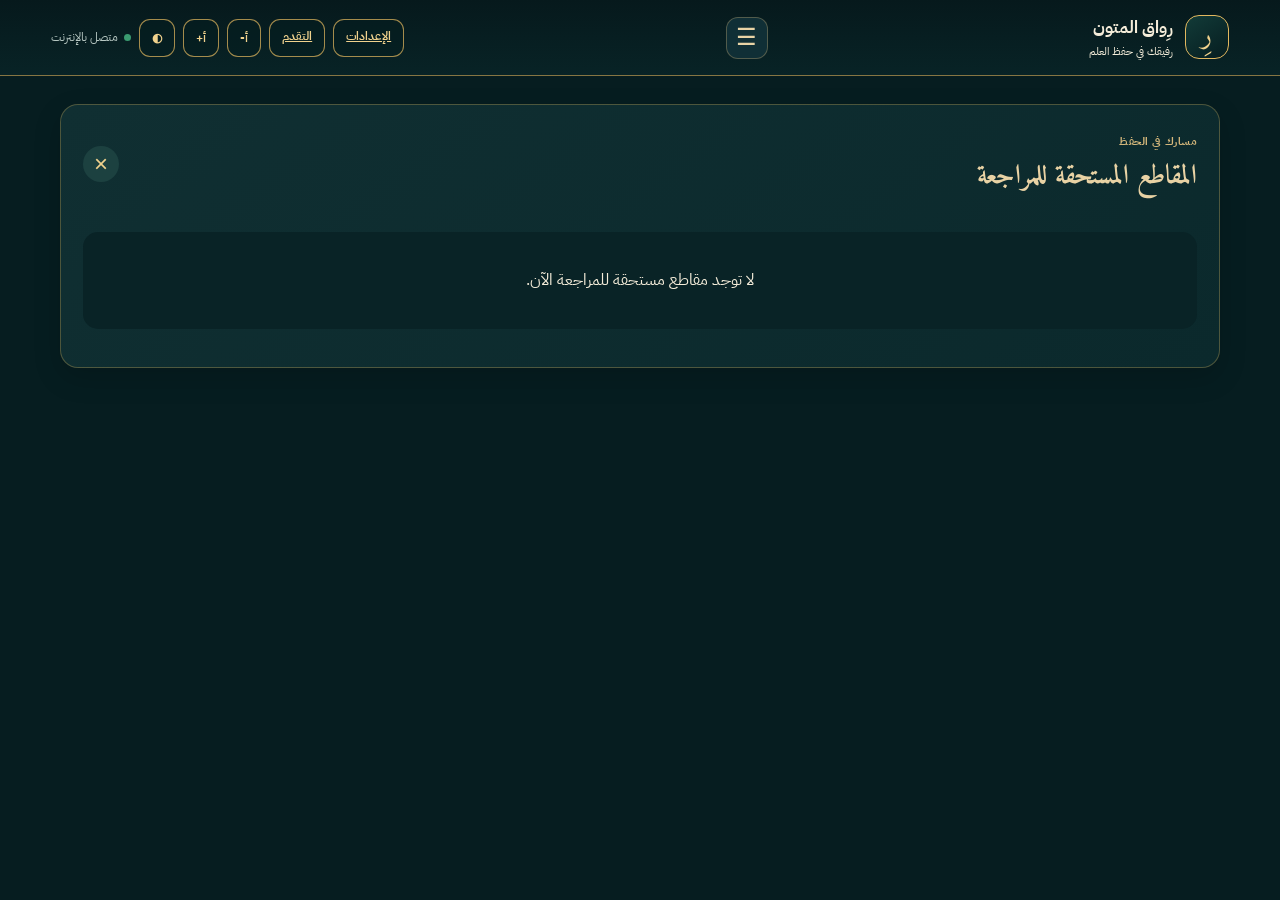
<file: review.html>
<!doctype html>
<html lang="ar" dir="rtl">
<head>
  <meta charset="utf-8">
  <meta name="viewport" content="width=device-width, initial-scale=1">
  <meta name="theme-color" content="#173d32">
  <meta name="description" content="رِواق المتون: مساحة مجانية لحفظ المتون العلمية ومراجعتها دون اتصال بالإنترنت.">
  <title>المراجعة | رِواق المتون</title>
  <link rel="manifest" href="manifest.webmanifest">
  <link rel="icon" href="icon.svg" type="image/svg+xml">
  <link rel="stylesheet" href="style.css"></head>
<body class="review-route">
  <header class="topbar">
    <a class="brand" href="./index.html" aria-label="رواق المتون - الرئيسية">
      <span class="brand-mark">رِ</span>
      <span><strong>رِواق المتون</strong><small>رفيقك في حفظ العلم</small></span>
    </a>
    <button id="menu-toggle" class="menu-toggle" type="button" aria-label="فتح القائمة" aria-controls="app-menu" aria-expanded="false"><span aria-hidden="true">☰</span></button>
    <div class="top-actions">
      <a class="button button-outline small" href="./settings.html">الإعدادات</a>
      <a class="button button-outline small" href="./progress.html">التقدم</a>
      <button id="font-down" class="button button-outline small" type="button" aria-label="تصغير الخط">أ-</button><button id="font-up" class="button button-outline small" type="button" aria-label="تكبير الخط">أ+</button><button id="theme-btn" class="button button-outline small" type="button" aria-label="الوضع الليلي">◐</button>
      <span id="offline-status" class="status"><i></i> جارٍ التحقق...</span>
      <button id="install-btn" class="button button-outline small install-button hidden" type="button">تثبيت التطبيق</button>
    </div>
  </header>

  <button id="menu-backdrop" class="menu-backdrop" type="button" aria-label="إغلاق القائمة" hidden></button>
  <aside id="app-menu" class="app-menu" aria-label="القائمة الرئيسية" aria-hidden="true" hidden>
    <div class="app-menu-head"><div class="app-menu-brand"><img class="menu-logo" src="./icon.svg" alt="شعار رِواق المتون"><div><strong>رِواق المتون</strong><small>تنقّل بين صفحات التطبيق</small></div></div><button id="menu-close" class="menu-close" type="button" aria-label="إغلاق القائمة">×</button></div>
    <nav class="app-menu-links" aria-label="صفحات التطبيق">
<a href="./index.html" data-menu-link><span aria-hidden="true">⌂</span> الرئيسية</a>
<a href="./hifd.html#library" data-menu-link><span aria-hidden="true">▤</span> مكتبة المتون</a>
<a href="./hifd.html#library" data-menu-link><span aria-hidden="true">🎙</span> الاستظهار والتسميع</a>
<a href="./review.html" data-menu-link><span aria-hidden="true">↻</span> المراجعة</a>
<a href="./progress.html" data-menu-link><span aria-hidden="true">▥</span> التقدم في الحفظ</a>
<a href="./progress.html#overdue-alert" data-menu-link><span aria-hidden="true">⚠</span> المراجعات المتأخرة</a>
<a href="./progress.html#matn-mastery" data-menu-link><span aria-hidden="true">◉</span> إتقان المتون</a>
<a href="./progress.html#daily-log" data-menu-link><span aria-hidden="true">▦</span> السجل اليومي</a>
<a href="./reading.html" data-menu-link><span aria-hidden="true">▤</span> قراءة المتون PDF</a>
<a href="./audio.html" data-menu-link><span aria-hidden="true">♫</span> سماع المتون MP3</a>
<a href="./settings.html" data-menu-link><span aria-hidden="true">⚙</span> الإعدادات</a>
</nav>
    <p class="app-menu-foot">رِواق المتون · رفيقك في حفظ العلم</p>
  </aside>
  <main class="container">
    <section class="hero">
      <div class="hero-copy">
        <span class="eyebrow">مكتبتك العلمية في كل مكان</span>
        <h1>خطوة ثابتة،<br><em>وحفظٌ متقَن.</em></h1>
        <p>نظّم حفظك، اختبر استحضارك، وراجع محفوظاتك. يعمل رِواق المتون دون اتصال بعد فتحه وتحميل ملفاته أول مرة.</p>
        <a class="button button-light" href="#library">ابدأ الحفظ <span aria-hidden="true">←</span></a>
      </div>
      <div class="hero-art" aria-hidden="true">
        <div class="arch arch-back"></div><div class="arch arch-front"></div>
        <div class="book"><span>طَلَبُ العِلْم</span><b>رِواق</b></div>
        <span class="star star-one">✳</span><span class="star star-two">✧</span>
      </div>
    </section>

    <section class="stats-grid" aria-label="إحصائيات الحفظ">
      <button class="stat-card stat-card-button" type="button" data-progress-view="new" aria-label="عرض المقاطع الجديدة"><span class="stat-icon">＋</span><div><strong id="new-count">0</strong><small>مقاطع جديدة · اضغط للعرض</small></div></button>
      <button class="stat-card stat-card-button" type="button" data-progress-view="learning" aria-label="عرض المقاطع قيد الحفظ"><span class="stat-icon">◷</span><div><strong id="learning-count">0</strong><small>قيد الحفظ · اضغط للعرض</small></div></button>
      <button class="stat-card stat-card-button" type="button" data-progress-view="mastered" aria-label="عرض المقاطع التي أتقنتها"><span class="stat-icon">▤</span><div><strong id="saved-count">0</strong><small>مقاطع متقنة · اضغط للعرض</small></div></button>
      <button class="stat-card stat-card-button" type="button" data-progress-view="review" aria-label="عرض المقاطع المستحقة للمراجعة"><span class="stat-icon">↻</span><div><strong id="review-count">0</strong><small>مقاطع للمراجعة · اضغط للعرض</small></div></button>
      <div class="stat-card" aria-label="أيام الحفظ المتتالية"><span class="stat-icon">✦</span><div><strong id="streak-count">0</strong><small>أيام متتالية</small></div></div>
    </section>

    <section class="daily-review" aria-label="مراجعة اليوم">
      <div class="daily-review-copy">
        <span class="eyebrow">وردك اليوم</span>
        <h2>مراجعة المحفوظات</h2>
        <p>ابدأ بالمقاطع التي حان موعد مراجعتها، والأقدم استحقاقاً يظهر أولاً.</p>
      </div>
      <div class="daily-plan" aria-label="الخطة اليومية">
        <div class="daily-plan-heading"><strong>هدفك اليومي</strong><label for="daily-goal-input">عدد المقاطع</label><input id="daily-goal-input" type="number" min="1" max="50" step="1" value="5" inputmode="numeric" aria-label="عدد المقاطع المستهدف يومياً"></div>
        <p class="daily-plan-count"><strong id="daily-goal-completed">0</strong> من <span id="daily-goal-total">5</span> مقاطع</p>
        <div class="daily-goal-track" role="progressbar" aria-label="نسبة إنجاز الهدف اليومي" aria-valuemin="0" aria-valuemax="100" aria-valuenow="0"><span id="daily-goal-bar"></span></div>
        <small id="daily-goal-message">ابدأ اليوم بمقدار يسير وثابت.</small>
      </div>
      <div class="daily-review-action">
        <div><strong id="daily-review-count">0</strong><small>مقاطع مستحقة اليوم</small></div>
        <button id="daily-review-btn" class="button button-light" type="button">عرض مراجعات اليوم ←</button>
        <button id="session-start-btn" class="button button-primary" type="button">ابدأ جلسة الحفظ</button>
        <p id="daily-review-empty" class="daily-review-empty">أحسنت! لا توجد مراجعات مستحقة الآن.</p>
      </div>
    </section>

    <section class="session-panel hidden" id="session-panel" aria-live="polite">
      <div class="session-panel-head">
        <div><span class="eyebrow">جلسة مركّزة</span><h2>جلسة الحفظ</h2><p id="session-progress">المقطع 1 من 1</p></div>
        <button id="session-end-btn" class="button button-outline" type="button">إنهاء الجلسة</button>
      </div>
      <div class="session-progress-track"><span id="session-progress-bar"></span></div>
    </section>

    <section class="weekly-report section" aria-label="التقرير الأسبوعي">
      <div class="section-heading weekly-heading">
        <div><span class="eyebrow">تابع ثباتك</span><h2>تقرير آخر 7 أيام</h2></div>
        <span id="weekly-range" class="weekly-range"></span>
      </div>
      <div class="weekly-summary">
        <article class="weekly-metric"><strong id="weekly-total">0</strong><small>مرات تقييم المقاطع</small></article>
        <article class="weekly-metric"><strong id="weekly-days">0</strong><small>أيام نشطة</small></article>
        <article class="weekly-metric"><strong id="weekly-average">0</strong><small>متوسط التقييمات يومياً</small></article>
      </div>
      <div id="weekly-chart" class="weekly-chart" role="img" aria-label="عدد المقاطع التي تم تقييمها في كل يوم من آخر سبعة أيام"></div>
      <div class="weekly-status">
        <div><span class="status-dot mastered-dot"></span>متقنة <strong id="weekly-mastered">0</strong></div>
        <div><span class="status-dot learning-dot"></span>قيد الحفظ <strong id="weekly-learning">0</strong></div>
        <div><span class="status-dot review-dot"></span>للمراجعة <strong id="weekly-review">0</strong></div>
      </div>
      <p class="weekly-note">يبدأ سجل النشاط من تاريخ تفعيل التقرير، ولا تُحتسب بيانات الأيام السابقة غير المسجلة. حالات الحفظ تشمل محفوظاتك الحالية.</p>
    </section>

    <section class="achievements-section section" aria-label="إنجازاتي">
      <div class="section-heading achievements-heading">
        <div><span class="eyebrow">خطواتك تستحق التقدير</span><h2>إنجازاتي</h2></div>
        <span class="achievement-counter"><strong id="achievement-earned">0</strong> من 6 إنجازات</span>
      </div>
      <div id="achievement-list" class="achievement-grid"></div>
      <p class="achievements-note">تُحتسب سلسلة الاستمرار من أيام النشاط المسجلة ابتداءً من تفعيل سجل التقرير الأسبوعي.</p>
    </section>

    <section id="library" class="section">
      <div class="section-heading">
        <div><span class="eyebrow">ابدأ من حيث تشاء</span><h2>مكتبة المتون</h2></div>
        <label class="search-box"><span aria-hidden="true">⌕</span><input id="search-input" type="search" placeholder="ابحث عن متن أو علم..." aria-label="ابحث عن متن أو علم"></label>
      </div>
      <div class="tools"><button id="export-btn" class="button button-outline small" type="button">تصدير التقدم</button><label class="button button-outline small">استيراد التقدم<input id="import-input" type="file" accept=".json" hidden></label></div>
      <div id="subject-filters" class="filters" aria-label="تصفية حسب العلم"></div>
      <div id="matn-grid" class="matn-grid"></div>
    </section>

    <section id="study-panel" class="study-panel hidden" aria-live="polite">
      <div class="study-head">
        <div><span class="eyebrow" id="study-subject">المتن</span><h2 id="study-title">عنوان المتن</h2></div>
        <button id="close-study" class="icon-button" type="button" aria-label="إغلاق">×</button>
      </div>
      <p id="study-warning" class="study-warning hidden" role="status"></p>
      <div class="study-meta"><span id="item-counter">المقطع 1 من 1</span><span id="item-status" class="pill">جديد</span></div>
      <label class="jump">انتقل إلى: <select id="item-jump"></select></label>
      <article class="memorize-card">
        <div class="card-topline"><span>مقطع الحفظ</span><span id="item-reference"></span></div>
        <p id="item-text" class="matn-text"></p>
        <p id="item-meaning" class="meaning hidden"></p>
        <div id="similar-box" class="similar-box hidden"></div>
        <div class="card-actions">
          <button id="reveal-btn" class="button button-outline" type="button">إظهار النص</button>
          <button id="meaning-btn" class="button button-ghost" type="button">ملاحظة / شرح</button>
          <button id="similar-btn" class="button button-ghost hidden" type="button">كشف المتشابهات</button>
        </div>
      </article>
      <section class="recitation-panel" aria-label="التسميع الصوتي">
        <div class="recitation-heading">
          <div><h3>التسميع الصوتي</h3><p>اقرأ المقطع بصوتك؛ سنلوّن الصحيح والخطأ مباشرة وننبهك عند رصد اختلاف محتمل.</p></div>
          <span class="recitation-mic" aria-hidden="true">🎙️</span>
        </div>
        <div class="recitation-actions">
          <button id="recitation-start" class="button button-primary" type="button">ابدأ التسميع</button>
          <button id="recitation-stop" class="button button-outline" type="button" disabled>إيقاف التسميع</button>
        </div>
        <p id="recitation-status" class="recitation-status" role="status">اضغط «ابدأ التسميع» واسمح باستعمال الميكروفون.</p>
        <div id="recitation-transcript" class="recitation-transcript" aria-live="polite">سيظهر هنا الكلام الذي تتعرف عليه المنظومة.</div>
        <div id="recitation-original" class="recitation-original" aria-live="polite"></div>
        <div id="recitation-feedback" class="recitation-feedback hidden" aria-live="polite"></div>
        <p class="recitation-note">يتطلب التعرف الصوتي اتصالاً بالإنترنت ومتصفحاً يدعم الإملاء الصوتي. الأخضر للكلمة الصحيحة، والأحمر للكلمة المختلفة. قد يخطئ التعرف الصوتي أحياناً.</p>
      </section>
      <div class="study-controls">
        <button id="previous-btn" class="button button-ghost" type="button">السابق</button>
        <div class="mastery-actions">
          <button id="review-btn" class="button button-outline" type="button">صعب</button>
          <button id="good-btn" class="button button-outline" type="button">متوسط</button>
          <button id="mastered-btn" class="button button-primary" type="button">سهل ✓</button>
        </div>
        <button id="next-btn" class="button button-ghost" type="button">التالي</button>
      </div>
      <p class="study-tip">نصيحة: اقرأ المقطع، أخفِ النص، ثم استظهره بصوتك قبل كشف الإجابة.</p>
    </section>

    <section id="progress-panel" class="progress-panel hidden" aria-live="polite">
      <div class="progress-panel-head">
        <div><span class="eyebrow">مسارك في الحفظ</span><h2 id="progress-panel-title">مقاطع الحفظ</h2></div>
        <button id="close-progress" class="icon-button" type="button" aria-label="إغلاق">×</button>
      </div>
      <div id="progress-list" class="progress-list"></div>
    </section>

    <section class="how-section">
      <div><span class="eyebrow">طريقة بسيطة ونافعة</span><h2>اجعل للحفظ وِردًا</h2><p>اختر مقدارًا يسيرًا، وكرره، ثم راجعه في اليوم التالي. رِواق يساعدك على تنظيم ذلك دون تشتيت.</p></div>
      <div class="steps"><div><b>01</b><span>اختر متنًا</span></div><div><b>02</b><span>احفظ مقطعًا</span></div><div><b>03</b><span>اختبر نفسك</span></div><div><b>04</b><span>راجع باستمرار</span></div></div>
    </section>
  </main>

  <footer><strong>رِواق المتون</strong><span>نسخة أولية تجريبية · المحتوى قابل للمراجعة والإضافة</span><span>صُنع لخدمة طالب العلم</span></footer>
  <script src="menu.js" defer></script>
  <script src="app.js" defer></script>
</body>
</html>
</file>
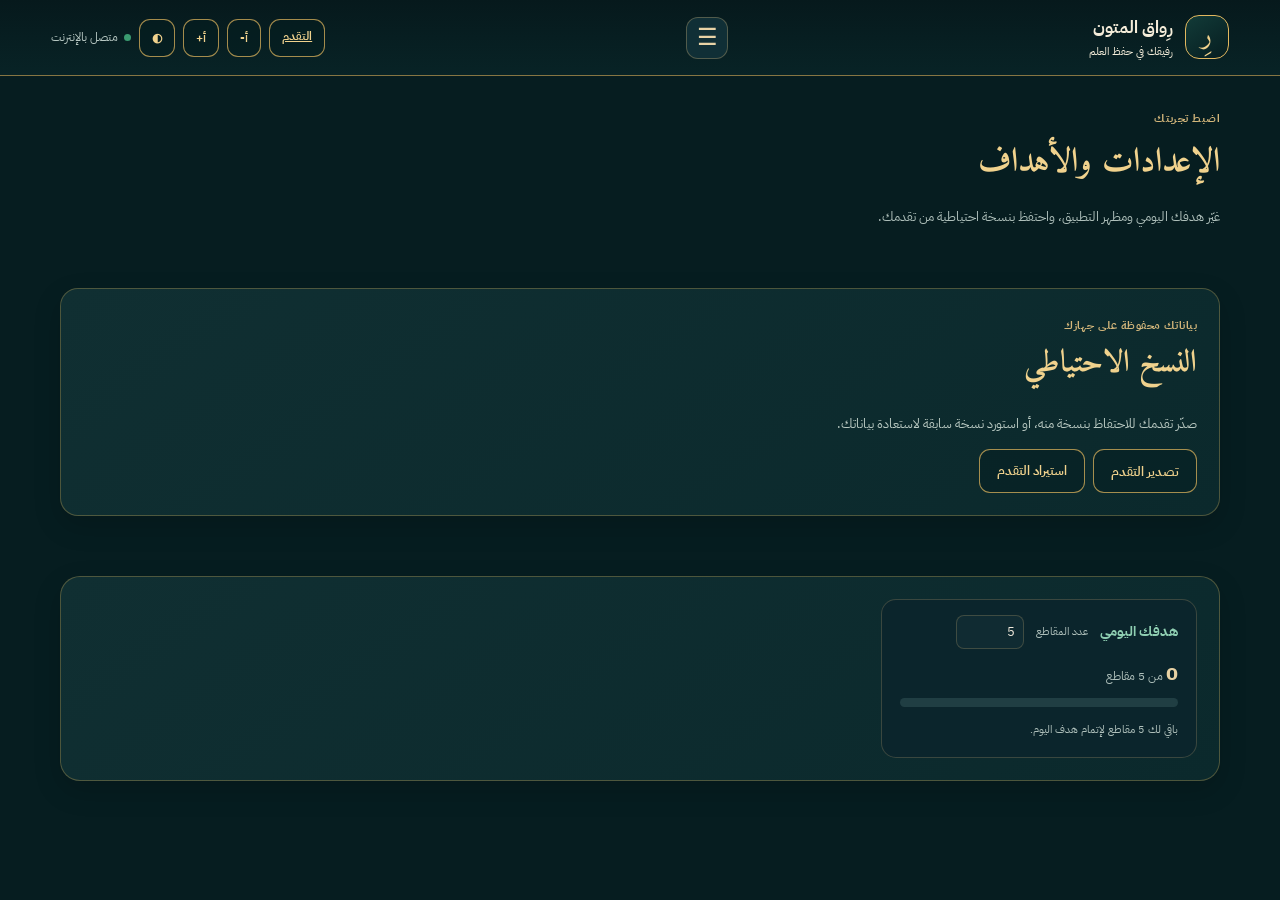
<file: settings.html>
<!doctype html>
<html lang="ar" dir="rtl">
<head>
  <meta charset="utf-8">
  <meta name="viewport" content="width=device-width, initial-scale=1">
  <meta name="theme-color" content="#173d32">
  <meta name="description" content="رِواق المتون: مساحة مجانية لحفظ المتون العلمية ومراجعتها دون اتصال بالإنترنت.">
  <title>الإعدادات والأهداف | رِواق المتون</title>
  <link rel="manifest" href="manifest.webmanifest">
  <link rel="icon" href="icon.svg" type="image/svg+xml">
  <link rel="stylesheet" href="style.css"></head>
<body class="settings-route">
  <header class="topbar">
    <a class="brand" href="./index.html" aria-label="رواق المتون - الرئيسية">
      <span class="brand-mark">رِ</span>
      <span><strong>رِواق المتون</strong><small>رفيقك في حفظ العلم</small></span>
    </a>
    <button id="menu-toggle" class="menu-toggle" type="button" aria-label="فتح القائمة" aria-controls="app-menu" aria-expanded="false"><span aria-hidden="true">☰</span></button>
    <div class="top-actions">
      <a class="button button-outline small" href="./progress.html">التقدم</a>
      <button id="font-down" class="button button-outline small" type="button" aria-label="تصغير الخط">أ-</button><button id="font-up" class="button button-outline small" type="button" aria-label="تكبير الخط">أ+</button><button id="theme-btn" class="button button-outline small" type="button" aria-label="الوضع الليلي">◐</button>
      <span id="offline-status" class="status"><i></i> جارٍ التحقق...</span>
      <button id="install-btn" class="button button-outline small install-button hidden" type="button">تثبيت التطبيق</button>
    </div>
  </header>

  <button id="menu-backdrop" class="menu-backdrop" type="button" aria-label="إغلاق القائمة" hidden></button>
  <aside id="app-menu" class="app-menu" aria-label="القائمة الرئيسية" aria-hidden="true" hidden>
    <div class="app-menu-head"><div class="app-menu-brand"><img class="menu-logo" src="./icon.svg" alt="شعار رِواق المتون"><div><strong>رِواق المتون</strong><small>تنقّل بين صفحات التطبيق</small></div></div><button id="menu-close" class="menu-close" type="button" aria-label="إغلاق القائمة">×</button></div>
    <nav class="app-menu-links" aria-label="صفحات التطبيق">
<a href="./index.html" data-menu-link><span aria-hidden="true">⌂</span> الرئيسية</a>
<a href="./hifd.html#library" data-menu-link><span aria-hidden="true">▤</span> مكتبة المتون</a>
<a href="./hifd.html#library" data-menu-link><span aria-hidden="true">🎙</span> الاستظهار والتسميع</a>
<a href="./review.html" data-menu-link><span aria-hidden="true">↻</span> المراجعة</a>
<a href="./progress.html" data-menu-link><span aria-hidden="true">▥</span> التقدم في الحفظ</a>
<a href="./progress.html#overdue-alert" data-menu-link><span aria-hidden="true">⚠</span> المراجعات المتأخرة</a>
<a href="./progress.html#matn-mastery" data-menu-link><span aria-hidden="true">◉</span> إتقان المتون</a>
<a href="./progress.html#daily-log" data-menu-link><span aria-hidden="true">▦</span> السجل اليومي</a>
<a href="./reading.html" data-menu-link><span aria-hidden="true">▤</span> قراءة المتون PDF</a>
<a href="./audio.html" data-menu-link><span aria-hidden="true">♫</span> سماع المتون MP3</a>
<a href="./settings.html" data-menu-link><span aria-hidden="true">⚙</span> الإعدادات</a>
</nav>
    <p class="app-menu-foot">رِواق المتون · رفيقك في حفظ العلم</p>
  </aside>
  <main class="container">
    <section class="settings-intro section">
      <span class="eyebrow">اضبط تجربتك</span>
      <h1>الإعدادات والأهداف</h1>
      <p>غيّر هدفك اليومي ومظهر التطبيق، واحتفظ بنسخة احتياطية من تقدمك.</p>
    </section>
    <section class="settings-panel section" aria-label="إدارة بيانات الحفظ">
      <div class="section-heading"><div><span class="eyebrow">بياناتك محفوظة على جهازك</span><h2>النسخ الاحتياطي</h2></div></div>
      <p class="settings-help">صدّر تقدمك للاحتفاظ بنسخة منه، أو استورد نسخة سابقة لاستعادة بياناتك.</p>
      <div class="tools">
        <button id="export-btn" class="button button-outline" type="button">تصدير التقدم</button>
        <label class="button button-outline">استيراد التقدم<input id="import-input" type="file" accept=".json" hidden></label>
      </div>
    </section>
    <section class="hero">
      <div class="hero-copy">
        <span class="eyebrow">مكتبتك العلمية في كل مكان</span>
        <h1>خطوة ثابتة،<br><em>وحفظٌ متقَن.</em></h1>
        <p>نظّم حفظك، اختبر استحضارك، وراجع محفوظاتك. يعمل رِواق المتون دون اتصال بعد فتحه وتحميل ملفاته أول مرة.</p>
        <a class="button button-light" href="#library">ابدأ الحفظ <span aria-hidden="true">←</span></a>
      </div>
      <div class="hero-art" aria-hidden="true">
        <div class="arch arch-back"></div><div class="arch arch-front"></div>
        <div class="book"><span>طَلَبُ العِلْم</span><b>رِواق</b></div>
        <span class="star star-one">✳</span><span class="star star-two">✧</span>
      </div>
    </section>

    <section class="stats-grid" aria-label="إحصائيات الحفظ">
      <button class="stat-card stat-card-button" type="button" data-progress-view="new" aria-label="عرض المقاطع الجديدة"><span class="stat-icon">＋</span><div><strong id="new-count">0</strong><small>مقاطع جديدة · اضغط للعرض</small></div></button>
      <button class="stat-card stat-card-button" type="button" data-progress-view="learning" aria-label="عرض المقاطع قيد الحفظ"><span class="stat-icon">◷</span><div><strong id="learning-count">0</strong><small>قيد الحفظ · اضغط للعرض</small></div></button>
      <button class="stat-card stat-card-button" type="button" data-progress-view="mastered" aria-label="عرض المقاطع التي أتقنتها"><span class="stat-icon">▤</span><div><strong id="saved-count">0</strong><small>مقاطع متقنة · اضغط للعرض</small></div></button>
      <button class="stat-card stat-card-button" type="button" data-progress-view="review" aria-label="عرض المقاطع المستحقة للمراجعة"><span class="stat-icon">↻</span><div><strong id="review-count">0</strong><small>مقاطع للمراجعة · اضغط للعرض</small></div></button>
      <div class="stat-card" aria-label="أيام الحفظ المتتالية"><span class="stat-icon">✦</span><div><strong id="streak-count">0</strong><small>أيام متتالية</small></div></div>
    </section>

    <section class="daily-review" aria-label="مراجعة اليوم">
      <div class="daily-review-copy">
        <span class="eyebrow">وردك اليوم</span>
        <h2>مراجعة المحفوظات</h2>
        <p>ابدأ بالمقاطع التي حان موعد مراجعتها، والأقدم استحقاقاً يظهر أولاً.</p>
      </div>
      <div class="daily-plan" aria-label="الخطة اليومية">
        <div class="daily-plan-heading"><strong>هدفك اليومي</strong><label for="daily-goal-input">عدد المقاطع</label><input id="daily-goal-input" type="number" min="1" max="50" step="1" value="5" inputmode="numeric" aria-label="عدد المقاطع المستهدف يومياً"></div>
        <p class="daily-plan-count"><strong id="daily-goal-completed">0</strong> من <span id="daily-goal-total">5</span> مقاطع</p>
        <div class="daily-goal-track" role="progressbar" aria-label="نسبة إنجاز الهدف اليومي" aria-valuemin="0" aria-valuemax="100" aria-valuenow="0"><span id="daily-goal-bar"></span></div>
        <small id="daily-goal-message">ابدأ اليوم بمقدار يسير وثابت.</small>
      </div>
      <div class="daily-review-action">
        <div><strong id="daily-review-count">0</strong><small>مقاطع مستحقة اليوم</small></div>
        <button id="daily-review-btn" class="button button-light" type="button">عرض مراجعات اليوم ←</button>
        <button id="session-start-btn" class="button button-primary" type="button">ابدأ جلسة الحفظ</button>
        <p id="daily-review-empty" class="daily-review-empty">أحسنت! لا توجد مراجعات مستحقة الآن.</p>
      </div>
    </section>

    <section class="session-panel hidden" id="session-panel" aria-live="polite">
      <div class="session-panel-head">
        <div><span class="eyebrow">جلسة مركّزة</span><h2>جلسة الحفظ</h2><p id="session-progress">المقطع 1 من 1</p></div>
        <button id="session-end-btn" class="button button-outline" type="button">إنهاء الجلسة</button>
      </div>
      <div class="session-progress-track"><span id="session-progress-bar"></span></div>
    </section>

    <section class="weekly-report section" aria-label="التقرير الأسبوعي">
      <div class="section-heading weekly-heading">
        <div><span class="eyebrow">تابع ثباتك</span><h2>تقرير آخر 7 أيام</h2></div>
        <span id="weekly-range" class="weekly-range"></span>
      </div>
      <div class="weekly-summary">
        <article class="weekly-metric"><strong id="weekly-total">0</strong><small>مرات تقييم المقاطع</small></article>
        <article class="weekly-metric"><strong id="weekly-days">0</strong><small>أيام نشطة</small></article>
        <article class="weekly-metric"><strong id="weekly-average">0</strong><small>متوسط التقييمات يومياً</small></article>
      </div>
      <div id="weekly-chart" class="weekly-chart" role="img" aria-label="عدد المقاطع التي تم تقييمها في كل يوم من آخر سبعة أيام"></div>
      <div class="weekly-status">
        <div><span class="status-dot mastered-dot"></span>متقنة <strong id="weekly-mastered">0</strong></div>
        <div><span class="status-dot learning-dot"></span>قيد الحفظ <strong id="weekly-learning">0</strong></div>
        <div><span class="status-dot review-dot"></span>للمراجعة <strong id="weekly-review">0</strong></div>
      </div>
      <p class="weekly-note">يبدأ سجل النشاط من تاريخ تفعيل التقرير، ولا تُحتسب بيانات الأيام السابقة غير المسجلة. حالات الحفظ تشمل محفوظاتك الحالية.</p>
    </section>

    <section class="achievements-section section" aria-label="إنجازاتي">
      <div class="section-heading achievements-heading">
        <div><span class="eyebrow">خطواتك تستحق التقدير</span><h2>إنجازاتي</h2></div>
        <span class="achievement-counter"><strong id="achievement-earned">0</strong> من 6 إنجازات</span>
      </div>
      <div id="achievement-list" class="achievement-grid"></div>
      <p class="achievements-note">تُحتسب سلسلة الاستمرار من أيام النشاط المسجلة ابتداءً من تفعيل سجل التقرير الأسبوعي.</p>
    </section>

    <section id="library" class="section">
      <div class="section-heading">
        <div><span class="eyebrow">ابدأ من حيث تشاء</span><h2>مكتبة المتون</h2></div>
        <label class="search-box"><span aria-hidden="true">⌕</span><input id="search-input" type="search" placeholder="ابحث عن متن أو علم..." aria-label="ابحث عن متن أو علم"></label>
      </div>
      
      <div id="subject-filters" class="filters" aria-label="تصفية حسب العلم"></div>
      <div id="matn-grid" class="matn-grid"></div>
    </section>

    <section id="study-panel" class="study-panel hidden" aria-live="polite">
      <div class="study-head">
        <div><span class="eyebrow" id="study-subject">المتن</span><h2 id="study-title">عنوان المتن</h2></div>
        <button id="close-study" class="icon-button" type="button" aria-label="إغلاق">×</button>
      </div>
      <p id="study-warning" class="study-warning hidden" role="status"></p>
      <div class="study-meta"><span id="item-counter">المقطع 1 من 1</span><span id="item-status" class="pill">جديد</span></div>
      <label class="jump">انتقل إلى: <select id="item-jump"></select></label>
      <article class="memorize-card">
        <div class="card-topline"><span>مقطع الحفظ</span><span id="item-reference"></span></div>
        <p id="item-text" class="matn-text"></p>
        <p id="item-meaning" class="meaning hidden"></p>
        <div id="similar-box" class="similar-box hidden"></div>
        <div class="card-actions">
          <button id="reveal-btn" class="button button-outline" type="button">إظهار النص</button>
          <button id="meaning-btn" class="button button-ghost" type="button">ملاحظة / شرح</button>
          <button id="similar-btn" class="button button-ghost hidden" type="button">كشف المتشابهات</button>
        </div>
      </article>
      <section class="recitation-panel" aria-label="التسميع الصوتي">
        <div class="recitation-heading">
          <div><h3>التسميع الصوتي</h3><p>اقرأ المقطع بصوتك؛ سنلوّن الصحيح والخطأ مباشرة وننبهك عند رصد اختلاف محتمل.</p></div>
          <span class="recitation-mic" aria-hidden="true">🎙️</span>
        </div>
        <div class="recitation-actions">
          <button id="recitation-start" class="button button-primary" type="button">ابدأ التسميع</button>
          <button id="recitation-stop" class="button button-outline" type="button" disabled>إيقاف التسميع</button>
        </div>
        <p id="recitation-status" class="recitation-status" role="status">اضغط «ابدأ التسميع» واسمح باستعمال الميكروفون.</p>
        <div id="recitation-transcript" class="recitation-transcript" aria-live="polite">سيظهر هنا الكلام الذي تتعرف عليه المنظومة.</div>
        <div id="recitation-original" class="recitation-original" aria-live="polite"></div>
        <div id="recitation-feedback" class="recitation-feedback hidden" aria-live="polite"></div>
        <p class="recitation-note">يتطلب التعرف الصوتي اتصالاً بالإنترنت ومتصفحاً يدعم الإملاء الصوتي. الأخضر للكلمة الصحيحة، والأحمر للكلمة المختلفة. قد يخطئ التعرف الصوتي أحياناً.</p>
      </section>
      <div class="study-controls">
        <button id="previous-btn" class="button button-ghost" type="button">السابق</button>
        <div class="mastery-actions">
          <button id="review-btn" class="button button-outline" type="button">صعب</button>
          <button id="good-btn" class="button button-outline" type="button">متوسط</button>
          <button id="mastered-btn" class="button button-primary" type="button">سهل ✓</button>
        </div>
        <button id="next-btn" class="button button-ghost" type="button">التالي</button>
      </div>
      <p class="study-tip">نصيحة: اقرأ المقطع، أخفِ النص، ثم استظهره بصوتك قبل كشف الإجابة.</p>
    </section>

    <section id="progress-panel" class="progress-panel hidden" aria-live="polite">
      <div class="progress-panel-head">
        <div><span class="eyebrow">مسارك في الحفظ</span><h2 id="progress-panel-title">مقاطع الحفظ</h2></div>
        <button id="close-progress" class="icon-button" type="button" aria-label="إغلاق">×</button>
      </div>
      <div id="progress-list" class="progress-list"></div>
    </section>

    <section class="how-section">
      <div><span class="eyebrow">طريقة بسيطة ونافعة</span><h2>اجعل للحفظ وِردًا</h2><p>اختر مقدارًا يسيرًا، وكرره، ثم راجعه في اليوم التالي. رِواق يساعدك على تنظيم ذلك دون تشتيت.</p></div>
      <div class="steps"><div><b>01</b><span>اختر متنًا</span></div><div><b>02</b><span>احفظ مقطعًا</span></div><div><b>03</b><span>اختبر نفسك</span></div><div><b>04</b><span>راجع باستمرار</span></div></div>
    </section>
  </main>

  <footer><strong>رِواق المتون</strong><span>نسخة أولية تجريبية · المحتوى قابل للمراجعة والإضافة</span><span>صُنع لخدمة طالب العلم</span></footer>
  <script src="menu.js" defer></script>
  <script src="app.js" defer></script>
</body>
</html>
</file>
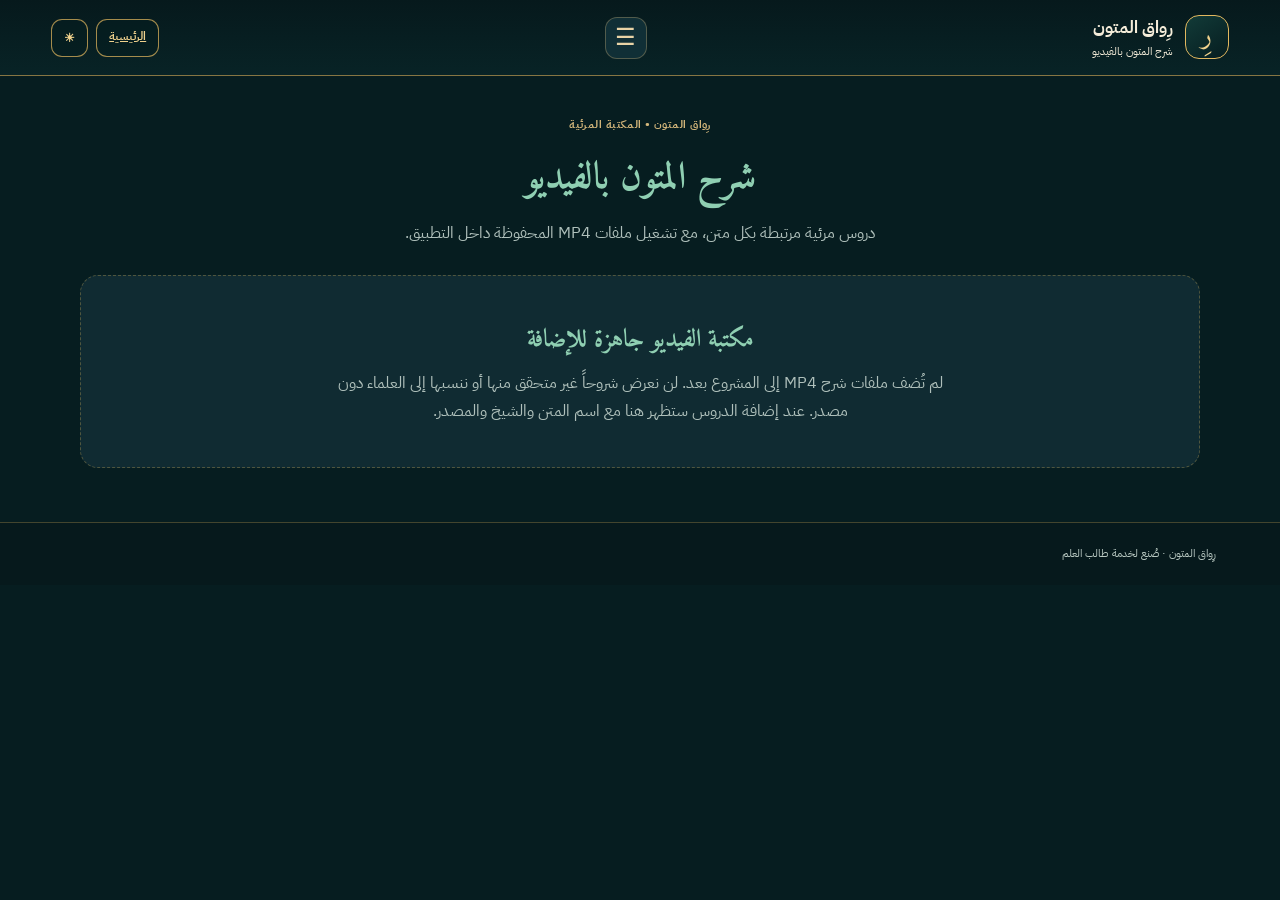
<file: video.html>
<!doctype html>
<html lang="ar" dir="rtl">
<head>
  <meta charset="utf-8">
  <meta name="viewport" content="width=device-width, initial-scale=1">
  <meta name="theme-color" content="#173d32">
  <meta name="description" content="مكتبة مرئية لشروح المتون العلمية في رِواق المتون.">
  <title>شرح المتون بالفيديو | رِواق المتون</title>
  <link rel="manifest" href="manifest.webmanifest">
  <link rel="icon" href="icon.svg" type="image/svg+xml">
  <link rel="stylesheet" href="style.css">
  <script>(function(){try{var p=JSON.parse(localStorage.getItem("riwaq-prefs")||"{}");document.documentElement.dataset.theme=p.theme||"dark"}catch(e){document.documentElement.dataset.theme="dark"}})();</script>
</head>
<body>
  <header class="topbar">
    <a class="brand" href="./index.html" aria-label="رِواق المتون - الرئيسية"><span class="brand-mark">رِ</span><span><strong>رِواق المتون</strong><small>شرح المتون بالفيديو</small></span></a>
    <button id="menu-toggle" class="menu-toggle" type="button" aria-label="فتح القائمة" aria-controls="app-menu" aria-expanded="false"><span aria-hidden="true">☰</span></button>
    <div class="top-actions"><a class="button button-outline small" href="./index.html">الرئيسية</a><button id="theme-btn" class="button button-outline small" type="button" aria-label="تغيير المظهر">◐</button></div>
  </header>
  <button id="menu-backdrop" class="menu-backdrop" type="button" aria-label="إغلاق القائمة" hidden></button>
  <aside id="app-menu" class="app-menu" aria-label="القائمة الرئيسية" aria-hidden="true" hidden>
    <div class="app-menu-head"><div class="app-menu-brand"><img class="menu-logo" src="./icon.svg" alt="شعار رِواق المتون"><div><strong>رِواق المتون</strong><small>تنقّل بين صفحات التطبيق</small></div></div><button id="menu-close" class="menu-close" type="button" aria-label="إغلاق القائمة">×</button></div>
    <nav class="app-menu-links" aria-label="صفحات التطبيق">
      <a href="./index.html" data-menu-link><span aria-hidden="true">⌂</span> الرئيسية</a>
      <a href="./hifd.html#library" data-menu-link><span aria-hidden="true">▤</span> مكتبة المتون</a>
      <a href="./istidhar.html" data-menu-link><span aria-hidden="true">🎙</span> الاستظهار والتسميع</a>
      <a href="./review.html" data-menu-link><span aria-hidden="true">↻</span> المراجعة</a>
      <a href="./progress.html" data-menu-link><span aria-hidden="true">▥</span> التقدم في الحفظ</a>
      <a href="./reading.html" data-menu-link><span aria-hidden="true">▤</span> قراءة المتون PDF</a>
      <a href="./audio.html" data-menu-link><span aria-hidden="true">♫</span> سماع المتون MP3</a>
      <a href="./video.html" data-menu-link aria-current="page"><span aria-hidden="true">▶</span> شرح المتون بالفيديو</a>
      <a href="./settings.html" data-menu-link><span aria-hidden="true">⚙</span> الإعدادات</a>
    </nav>
    <p class="app-menu-foot">رِواق المتون · رفيقك في حفظ العلم</p>
  </aside>
  <main class="video-page">
    <section class="video-hero"><span class="eyebrow">رِواق المتون • المكتبة المرئية</span><h1>شرح المتون بالفيديو</h1><p>دروس مرئية مرتبطة بكل متن، مع تشغيل ملفات MP4 المحفوظة داخل التطبيق.</p></section>
    <section id="video-library" class="video-library" aria-live="polite">
      <article class="video-empty"><h2>مكتبة الفيديو جاهزة للإضافة</h2><p>لم تُضف ملفات شرح MP4 إلى المشروع بعد. لن نعرض شروحاً غير متحقق منها أو ننسبها إلى العلماء دون مصدر. عند إضافة الدروس ستظهر هنا مع اسم المتن والشيخ والمصدر.</p></article>
    </section>
  </main>
  <footer class="ornament-footer">رِواق المتون · صُنع لخدمة طالب العلم</footer>
  <script src="theme.js" defer></script><script src="menu.js" defer></script><script src="video.js" defer></script>
  <script>if ("serviceWorker" in navigator) window.addEventListener("load", () => navigator.serviceWorker.register("./sw.js").catch(console.error));</script>
</body>
</html>
</file>
<file: style.css>
@import url('https://fonts.googleapis.com/css2?family=Amiri:wght@400;700&family=IBM+Plex+Sans+Arabic:wght@400;500;600;700&display=swap');
:root{--green:#173d32;--green2:#245b49;--gold:#c8a96b;--cream:#f7f4ec;--paper:#fffdf8;--ink:#202b26;--muted:#778078;--line:#e8e4d9;--shadow:0 16px 42px rgba(25,48,38,.08)}
*{box-sizing:border-box}
html{scroll-behavior:smooth}
body{margin:0;background:var(--cream);color:var(--ink);font-family:"IBM Plex Sans Arabic",Tahoma,sans-serif;line-height:1.7}
.hidden{display:none!important}

/* header */
.topbar{height:82px;display:flex;align-items:center;justify-content:space-between;gap:10px;padding:0 max(5vw,24px);background:rgba(255,253,248,.94);border-bottom:1px solid var(--line)}
.brand{display:flex;align-items:center;gap:12px;color:var(--green);text-decoration:none}
.brand-mark{width:44px;height:44px;flex:none;border:1px solid var(--gold);border-radius:14px;display:grid;place-items:center;font-family:Amiri,serif;font-size:28px;line-height:1}
.brand strong,.brand small{display:block}
.brand strong{font-size:17px}.brand small{font-size:11px;color:var(--muted)}
.top-actions{display:flex;align-items:center;gap:16px}
.status{font-size:12px;color:var(--muted);white-space:nowrap}
.status i{display:inline-block;width:7px;height:7px;border-radius:50%;background:#d6a34b;margin-left:6px}
.status.online i{background:#3a9b70}.status.offline i{background:#d6a34b}
.container{width:min(1120px,90%);margin:auto;padding-bottom:30px}

/* hero */
.hero{margin:42px auto 28px;min-height:330px;border-radius:26px;background:var(--green);color:#fffdf8;padding:42px 6%;display:flex;align-items:center;justify-content:space-between;overflow:hidden;position:relative}
.hero:after{content:"";position:absolute;width:400px;height:400px;border:1px solid rgba(226,205,157,.15);border-radius:50%;left:-130px;top:-190px}
.hero-copy{position:relative;z-index:2;max-width:540px}
.eyebrow{font-size:11px;letter-spacing:.04em;color:var(--gold);font-weight:700}
.hero h1{font-family:Amiri,serif;font-size:48px;line-height:1.25;margin:12px 0}
.hero h1 em{font-style:normal;color:#e5cb91}
.hero p{color:#d4dfd8;max-width:470px;font-size:14px;margin:0 0 23px}
.hero-art{width:290px;height:245px;position:relative;flex:none;margin-left:4%}
.arch{position:absolute;bottom:0;left:45px;width:185px;height:220px;border-radius:100px 100px 12px 12px;border:1px solid rgba(226,205,157,.55)}
.arch-back{transform:translate(-18px,-10px);opacity:.5}.arch-front{background:rgba(255,255,255,.04)}
.book{position:absolute;left:73px;bottom:34px;width:130px;height:150px;background:#e8d7ae;color:var(--green);border-radius:5px 13px 13px 5px;box-shadow:12px 8px 0 #b99b62,18px 15px 30px #10291f;display:flex;flex-direction:column;align-items:center;justify-content:center;border:5px double #b99b62;transform:rotate(-5deg);font-family:Amiri,serif}
.book span{font-size:13px}.book b{font-size:32px}
.star{position:absolute;color:#e5cb91}.star-one{top:25px;right:35px;font-size:25px}.star-two{bottom:40px;right:10px;font-size:35px}

/* buttons */
.button{border:0;border-radius:11px;padding:10px 17px;font-family:inherit;font-size:13px;font-weight:600;cursor:pointer;transition:.2s}
.button:hover{transform:translateY(-1px)}
.button-light{background:#f4e8cb;color:var(--green);text-decoration:none;display:inline-flex;gap:18px;align-items:center}
.button-primary{background:var(--green);color:#fff}
.button-outline{border:1px solid #d8d5ca;background:transparent;color:var(--green)}
.button-ghost{background:transparent;color:var(--muted)}
button:focus-visible,a:focus-visible,input:focus-visible{outline:3px solid var(--gold);outline-offset:2px}

/* stats */
.stats-grid{display:grid;grid-template-columns:repeat(3,1fr);gap:14px;margin:18px 0 58px}
.stat-card{display:flex;align-items:center;gap:14px;padding:17px 20px;background:var(--paper);border:1px solid var(--line);border-radius:16px}
.stat-icon{width:40px;height:40px;border-radius:12px;background:#edf2eb;color:var(--green);display:grid;place-items:center;font-size:20px}
.stat-card strong,.stat-card small{display:block}
.stat-card strong{font-size:22px;color:var(--green);line-height:1.2}.stat-card small{font-size:11px;color:var(--muted)}

/* library */
.section{margin-bottom:60px}
.section-heading{display:flex;justify-content:space-between;align-items:end;gap:20px;margin-bottom:20px}
.section-heading h2,.study-head h2,.how-section h2{font-family:Amiri,serif;font-size:31px;color:var(--green);margin:0}
.search-box{display:flex;align-items:center;gap:8px;width:min(280px,100%);background:var(--paper);border:1px solid var(--line);border-radius:12px;padding:7px 12px;color:var(--muted)}
.search-box input{border:0;outline:0;background:transparent;width:100%;font:inherit;font-size:12px}
.filters{display:flex;gap:8px;flex-wrap:wrap;margin-bottom:18px}
.filter{border:1px solid var(--line);background:var(--paper);border-radius:30px;padding:7px 15px;font:inherit;font-size:12px;color:var(--muted);cursor:pointer}
.filter.active{background:var(--green);color:#fff;border-color:var(--green)}
.matn-grid{display:grid;grid-template-columns:repeat(3,1fr);gap:15px}
.matn-card{background:var(--paper);border:1px solid var(--line);border-radius:17px;padding:20px;box-shadow:0 5px 18px rgba(25,48,38,.025);display:flex;flex-direction:column;min-height:205px}
.matn-card .tag{font-size:10px;color:var(--green2);background:#edf2eb;padding:4px 9px;border-radius:20px;align-self:flex-start}
.matn-card h3{font-family:Amiri,serif;font-size:23px;margin:12px 0 3px;color:var(--green)}
.matn-card p{font-size:12px;color:var(--muted);margin:0 0 18px}
.matn-card .card-bottom{display:flex;justify-content:space-between;align-items:center;margin-top:auto;font-size:11px;color:var(--muted)}
.matn-card button{font-family:inherit;border:0;background:none;color:var(--green2);font-weight:700;cursor:pointer}
.empty-state{grid-column:1/-1;padding:35px;text-align:center;color:var(--muted);background:var(--paper);border-radius:15px}

/* study */
.study-panel{background:var(--paper);border:1px solid var(--line);border-radius:22px;padding:26px;margin:0 0 60px;box-shadow:var(--shadow)}
.study-head{display:flex;justify-content:space-between;align-items:center}
.icon-button{border:0;background:#f1eee6;border-radius:50%;width:36px;height:36px;font-size:24px;cursor:pointer;color:var(--muted)}
.study-meta{display:flex;justify-content:space-between;margin:15px 0 10px;color:var(--muted);font-size:11px}
.pill{background:#edf2eb;color:var(--green2);padding:3px 10px;border-radius:20px}
.memorize-card{background:#fbf8f0;border:1px solid #eee7d7;border-radius:16px;padding:25px;text-align:center}
.card-topline{display:flex;justify-content:space-between;font-size:10px;color:var(--muted)}
.matn-text{font-family:Amiri,serif;font-size:27px;line-height:2.1;color:#273b30;margin:25px auto;max-width:800px;min-height:65px}
.matn-text.concealed{filter:blur(8px);user-select:none}
.meaning{font-size:13px;color:var(--muted);border-top:1px solid var(--line);padding-top:12px}
.card-actions{display:flex;justify-content:center;gap:8px;flex-wrap:wrap}
.study-controls{display:flex;justify-content:space-between;align-items:center;gap:12px;margin-top:17px}
.mastery-actions{display:flex;gap:8px}
.study-tip{font-size:11px;color:var(--muted);text-align:center;margin:17px 0 0}

/* similar */
mark{background:#f6e3b4;color:inherit;border-radius:4px;padding:0 3px}
.similar-box{margin:6px 0 18px;display:grid;gap:12px;text-align:right}
.similar-group{background:#fff;border:1px solid var(--line);border-radius:14px;padding:14px 16px}
.similar-item{padding:8px 0;border-bottom:1px solid var(--line)}
.similar-item:last-of-type{border-bottom:0}
.similar-item.current{border-right:3px solid var(--gold);padding-right:10px}
.similar-item small{color:var(--muted);font-size:11px}
.similar-item p{font-family:Amiri,serif;font-size:22px;line-height:2;margin:2px 0;color:#273b30}
.similar-item p.concealed{filter:blur(8px);user-select:none}
.similar-note{font-weight:600;font-size:13px;color:var(--green2);margin:8px 0 2px}

/* how + footer */
.how-section{display:grid;grid-template-columns:1fr 1.2fr;gap:50px;align-items:center;padding:35px 0 65px;border-top:1px solid var(--line)}
.how-section p{font-size:13px;color:var(--muted);max-width:420px}
.steps{display:grid;grid-template-columns:repeat(2,1fr);gap:12px}
.steps div{padding:17px;background:var(--paper);border:1px solid var(--line);border-radius:14px;display:flex;gap:14px;align-items:center;font-size:13px}
.steps b{font-family:Amiri,serif;color:var(--gold);font-size:23px}
footer{padding:22px 5%;background:#eae6dc;display:flex;justify-content:space-between;gap:12px;color:var(--muted);font-size:11px}
footer strong{color:var(--green)}

@media(max-width:760px){
.topbar{padding:0 5%;height:72px}.brand strong{font-size:15px}.status{font-size:11px}
.hero{min-height:300px;padding:30px 7%}.hero h1{font-size:39px}
.hero-art{width:170px;transform:scale(.75);transform-origin:center left;margin-left:-25px}.hero-copy{max-width:75%}
.stats-grid{gap:8px}.stat-card{padding:12px 9px;gap:8px}.stat-icon{width:32px;height:32px}.stat-card strong{font-size:18px}.stat-card small{font-size:9px}
.matn-grid{grid-template-columns:repeat(2,1fr)}
.section-heading{align-items:start;flex-direction:column}.search-box{width:100%}
.how-section{grid-template-columns:1fr;gap:20px}
.study-controls{flex-wrap:wrap}.mastery-actions{order:3;width:100%;justify-content:center}.study-controls>button{flex:1}
footer{flex-wrap:wrap}}
@media(max-width:430px){
.hero-art{display:none}.hero-copy{max-width:100%}.matn-grid{grid-template-columns:1fr}.stats-grid{grid-template-columns:1fr}
.stat-card{padding:10px 14px}.matn-text{font-size:23px}.study-panel{padding:17px}
.mastery-actions{flex-direction:column}.mastery-actions button{width:100%}}

/* أدوات وتفضيلات */
.tools{display:flex;gap:8px;margin-bottom:14px;flex-wrap:wrap}
.small{padding:6px 12px;font-size:12px;display:inline-block}
.jump{font-size:12px;color:var(--muted);display:block;margin:6px 0 12px}
.jump select{font:inherit;border:1px solid var(--line);border-radius:8px;padding:4px 8px;background:var(--paper);color:var(--ink);max-width:100%}
.matn-text{font-size:calc(27px*var(--fs,1))}
.matn-text span.concealed{filter:blur(8px);user-select:none}
.similar-item p{font-size:calc(22px*var(--fs,1))}
.top-actions{gap:8px}
@media(max-width:760px){.brand small{display:none}.top-actions .small{padding:5px 9px}}
@media(max-width:430px){.matn-text{font-size:calc(23px*var(--fs,1))}}

/* الوضع الليلي */
[data-theme=dark]{--cream:#0f1915;--paper:#16231e;--ink:#e6ece8;--muted:#9fb0a8;--line:#2a3a33;--gold:#d2b46f;--shadow:none}
[data-theme=dark] .topbar{background:rgba(22,35,30,.95)}
[data-theme=dark] .brand,[data-theme=dark] .section-heading h2,[data-theme=dark] .study-head h2,[data-theme=dark] .how-section h2,[data-theme=dark] .matn-card h3,[data-theme=dark] .stat-card strong,[data-theme=dark] footer strong,[data-theme=dark] .button-outline{color:#8fcfb2}
[data-theme=dark] .hero{background:#173d32}
[data-theme=dark] .button-primary,[data-theme=dark] .filter.active{background:#245b49;border-color:#245b49;color:#fff}
[data-theme=dark] .memorize-card{background:#1b2b25;border-color:var(--line)}
[data-theme=dark] .stat-icon,[data-theme=dark] .tag,[data-theme=dark] .pill,[data-theme=dark] .icon-button{background:#21332c;color:#8fcfb2}
[data-theme=dark] .matn-text,[data-theme=dark] .similar-item p{color:#dfe8e3}
[data-theme=dark] .similar-group{background:#1b2b25}
[data-theme=dark] mark{background:#5a4718;color:#fff}
[data-theme=dark] footer{background:#101c17}


.topbar { position: sticky; top: 0; z-index: 50; }


/* وضوح حالة اكتمال المتون */
.content-status{display:inline-block;margin:8px 0 0 8px;padding:3px 9px;border:1px solid #d7b66e;border-radius:999px;color:#76551b;background:#fff7e5;font-size:11px;font-weight:700}
.study-warning{margin:12px 0;padding:10px 14px;border:1px solid #d7b66e;border-radius:12px;background:#fff7e5;color:#76551b;font-size:13px}


/* قوائم المقاطع المتقنة والمراجعة */
.stat-card-button{width:100%;font:inherit;text-align:right;color:inherit;cursor:pointer;transition:transform .15s,border-color .15s}
.stat-card-button:hover{transform:translateY(-2px);border-color:var(--gold)}
.progress-panel{background:var(--paper);border:1px solid var(--line);border-radius:18px;padding:22px;margin:-30px 0 55px;box-shadow:var(--shadow)}
.progress-panel-head{display:flex;justify-content:space-between;align-items:center;margin-bottom:16px}
.progress-panel-head h2{font-family:Amiri,serif;font-size:27px;color:var(--green);margin:0}
.progress-list{display:grid;grid-template-columns:repeat(2,minmax(0,1fr));gap:10px}
.progress-item{display:flex;align-items:center;gap:12px;text-align:right;padding:13px 15px;border:1px solid var(--line);border-radius:13px;background:var(--paper);font:inherit;color:var(--ink);cursor:pointer}
.progress-item:hover{border-color:var(--gold);background:#fbf8f0}
.progress-item-number{display:grid;place-items:center;min-width:30px;height:30px;border-radius:9px;background:#edf2eb;color:var(--green);font-weight:700}
.progress-item-copy{display:flex;flex-direction:column;min-width:0;flex:1}
.progress-item-copy strong{font-size:13px;color:var(--green)}
.progress-item-copy small{font-size:11px;color:var(--muted)}
.progress-item-arrow{color:var(--green2);font-size:18px}
@media(max-width:650px){.progress-list{grid-template-columns:1fr}.stat-card-button{padding:14px}}

.install-button{white-space:nowrap;flex:none}
@media(max-width:620px){.top-actions{gap:7px;flex-wrap:wrap}.install-button{order:-1}}


/* ورد المراجعة اليومي */
.daily-review{display:flex;align-items:center;justify-content:space-between;gap:24px;margin:-28px 0 58px;padding:24px 28px;border:1px solid var(--line);border-radius:18px;background:var(--paper)}
.daily-review-copy{max-width:560px}
.daily-review-copy h2{font-family:Amiri,serif;font-size:27px;color:var(--green);margin:2px 0}
.daily-review-copy p{font-size:12px;color:var(--muted);margin:0}
.daily-review-action{display:flex;align-items:center;gap:16px;flex-wrap:wrap}
.daily-review-action strong,.daily-review-action small{display:block}
.daily-review-action strong{font-size:25px;line-height:1.2;color:var(--green)}
.daily-review-action small,.daily-review-empty{font-size:11px;color:var(--muted)}
.daily-review-empty{margin:0}
.daily-review-action button:disabled{opacity:.5;cursor:not-allowed;transform:none}
[data-theme=dark] .daily-review-copy h2,[data-theme=dark] .daily-review-action strong{color:#8fcfb2}
@media(max-width:650px){.daily-review{align-items:flex-start;flex-direction:column;padding:20px}.daily-review-action{width:100%;justify-content:space-between}}


/* جلسة الحفظ */
.session-panel{margin:-34px 0 40px;padding:20px 24px;background:var(--paper);border:1px solid var(--line);border-radius:18px;box-shadow:var(--shadow)}
.session-panel-head{display:flex;align-items:center;justify-content:space-between;gap:15px}
.session-panel-head h2{font-family:Amiri,serif;color:var(--green);font-size:26px;margin:0}
.session-panel-head p{font-size:12px;color:var(--muted);margin:2px 0}
.session-progress-track{height:8px;margin-top:14px;border-radius:20px;background:var(--line);overflow:hidden}
.session-progress-track span{display:block;height:100%;width:0;background:var(--gold);transition:width .25s}
[data-theme=dark] .session-panel-head h2{color:#8fcfb2}
@media(max-width:500px){.session-panel{padding:16px}.session-panel-head{align-items:flex-start;flex-direction:column}}


/* الخطة اليومية */
.daily-plan{flex:1 1 100%;max-width:100%;padding:15px 18px;border:1px solid var(--line);border-radius:14px;background:var(--cream)}
.daily-plan-heading{display:flex;align-items:center;gap:12px;flex-wrap:wrap}
.daily-plan-heading>strong{color:var(--green);font-size:14px}
.daily-plan-heading label,.daily-plan>small{font-size:11px;color:var(--muted)}
.daily-plan-heading input{width:68px;padding:5px 8px;border:1px solid var(--line);border-radius:8px;background:var(--paper);color:var(--ink);font:inherit;font-size:13px}
.daily-plan-count{margin:7px 0;font-size:12px;color:var(--muted)}
.daily-plan-count strong{display:inline!important;font-size:20px!important;color:var(--green)}
.daily-goal-track{height:9px;margin:8px 0;border-radius:20px;background:var(--line);overflow:hidden}
.daily-goal-track span{display:block;width:0;height:100%;border-radius:20px;background:var(--green2);transition:width .25s}
[data-theme=dark] .daily-plan-heading>strong,[data-theme=dark] .daily-plan-count strong{color:#8fcfb2}


/* التقرير الأسبوعي */
.weekly-report{padding:24px;background:var(--paper);border:1px solid var(--line);border-radius:20px;box-shadow:var(--shadow)}
.weekly-heading{align-items:center}
.weekly-heading h2{font-family:Amiri,serif;font-size:31px;color:var(--green);margin:0}
.weekly-range{font-size:12px;color:var(--muted)}
.weekly-summary{display:grid;grid-template-columns:repeat(3,1fr);gap:12px;margin:18px 0}
.weekly-metric{padding:14px 16px;border:1px solid var(--line);border-radius:13px;background:var(--cream)}
.weekly-metric strong,.weekly-metric small{display:block}
.weekly-metric strong{font-size:25px;line-height:1.3;color:var(--green)}
.weekly-metric small{font-size:11px;color:var(--muted)}
.weekly-chart{height:190px;display:grid;grid-template-columns:repeat(7,minmax(0,1fr));gap:10px;align-items:end;padding:12px 4px 0;border-bottom:1px solid var(--line)}
.weekly-day{height:100%;display:flex;flex-direction:column;align-items:center;justify-content:end;gap:6px;min-width:0}
.weekly-bar-value{font-size:11px;color:var(--muted);font-variant-numeric:tabular-nums}
.weekly-bar-track{height:125px;width:min(34px,70%);display:flex;align-items:end;border-radius:8px 8px 0 0;background:var(--cream);overflow:hidden}
.weekly-bar-track span{display:block;width:100%;background:var(--green2);border-radius:7px 7px 0 0;transition:height .25s}
.weekly-day small{font-size:10px;color:var(--muted)}
.weekly-status{display:flex;gap:22px;flex-wrap:wrap;margin-top:18px;font-size:12px;color:var(--muted)}
.weekly-status>div{display:flex;align-items:center;gap:6px}
.weekly-status strong{color:var(--green);font-size:15px}
.status-dot{width:8px;height:8px;border-radius:50%}
.mastered-dot{background:#3a9b70}.learning-dot{background:#c8a96b}.review-dot{background:#d47c63}
.weekly-note{font-size:11px;color:var(--muted);margin:14px 0 0}
[data-theme=dark] .weekly-heading h2,[data-theme=dark] .weekly-metric strong,[data-theme=dark] .weekly-status strong{color:#8fcfb2}
@media(max-width:600px){.weekly-report{padding:17px}.weekly-summary{gap:7px}.weekly-metric{padding:10px 8px}.weekly-metric strong{font-size:21px}.weekly-metric small{font-size:9px}.weekly-chart{gap:5px;height:165px}.weekly-bar-track{height:105px}.weekly-status{gap:12px}}


/* الإنجازات */
.achievements-section{padding:24px;background:var(--paper);border:1px solid var(--line);border-radius:20px;box-shadow:var(--shadow)}
.achievements-heading h2{font-family:Amiri,serif;font-size:31px;color:var(--green);margin:0}
.achievement-counter{font-size:12px;color:var(--muted)}
.achievement-counter strong{font-size:20px;color:var(--green)}
.achievement-grid{display:grid;grid-template-columns:repeat(3,minmax(0,1fr));gap:12px}
.achievement-card{min-height:132px;display:flex;flex-direction:column;align-items:flex-start;gap:6px;padding:15px;border:1px solid var(--line);border-radius:14px;background:var(--cream);opacity:.68}
.achievement-card.earned{opacity:1;border-color:var(--green2);background:var(--paper)}
.achievement-icon{font-size:25px;line-height:1.2}
.achievement-card strong{font-size:14px;color:var(--green)}
.achievement-card small{font-size:11px;color:var(--muted)}
.achievement-state{margin-top:auto;font-size:10px;color:var(--muted)}
.achievement-card.earned .achievement-state{color:var(--green2);font-weight:700}
.achievements-note{font-size:11px;color:var(--muted);margin:15px 0 0}
[data-theme=dark] .achievements-heading h2,[data-theme=dark] .achievement-counter strong,[data-theme=dark] .achievement-card strong{color:#8fcfb2}
@media(max-width:600px){.achievements-section{padding:17px}.achievement-grid{grid-template-columns:repeat(2,minmax(0,1fr))}.achievement-card{min-height:125px;padding:12px}}


/* التسميع الصوتي */
.recitation-panel{margin:18px 0;padding:20px;background:var(--paper);border:1px solid var(--line);border-radius:18px}
.recitation-heading{display:flex;align-items:center;justify-content:space-between;gap:12px}
.recitation-heading h3{margin:0;color:var(--green);font-family:Amiri,serif;font-size:25px}
.recitation-heading p,.recitation-note{margin:3px 0 0;color:var(--muted);font-size:12px}
.recitation-mic{font-size:28px}
.recitation-actions{display:flex;gap:10px;flex-wrap:wrap;margin:15px 0 8px}
.recitation-actions button:disabled{opacity:.5;cursor:not-allowed}
.recitation-status{font-size:12px;color:var(--green2);margin:8px 0}
.recitation-transcript{min-height:76px;padding:13px;border:1px dashed var(--line);border-radius:12px;background:var(--cream);font-family:Amiri,serif;font-size:19px;line-height:2;white-space:pre-wrap}
.recitation-feedback{margin-top:14px;padding:14px;border-radius:12px;background:var(--cream)}
.recitation-score{display:flex;align-items:center;gap:12px;margin-bottom:8px}
.recitation-score strong{font-size:27px;color:var(--green)}
.recitation-score span,.recitation-feedback li{font-size:13px}
.recitation-feedback ul{padding-right:20px;margin:8px 0}
.recitation-feedback li{margin:7px 0}
.recitation-missing{color:#b45309;font-weight:700}.recitation-extra{color:#b91c1c;font-weight:700}.recitation-changed{color:#9a6700;font-weight:700}
.recitation-caution{font-size:11px;color:var(--muted);margin:10px 0 0}
[data-theme=dark] .recitation-heading h3,[data-theme=dark] .recitation-score strong{color:#8fcfb2}
@media(max-width:550px){.recitation-panel{padding:15px}.recitation-heading h3{font-size:22px}.recitation-actions button{flex:1}}

/* التصحيح الصوتي المباشر */
.recitation-original{margin-top:10px;padding:13px;border:1px solid var(--line);border-radius:12px;background:var(--paper);font-family:Amiri,serif;font-size:19px;line-height:2;white-space:pre-wrap}
.recitation-word-correct{color:#16834b;font-weight:700}
.recitation-word-wrong{color:#c62828;font-weight:700;text-decoration:underline wavy rgba(198,40,40,.45)}
.recitation-word-pending{color:var(--muted)}
.recitation-interim{color:var(--muted);text-decoration:underline dotted}
.recitation-missing-label{font-family:inherit;font-size:11px;color:#c62828;font-weight:700}
[data-theme=dark] .recitation-word-correct{color:#65d69a}
[data-theme=dark] .recitation-word-wrong{color:#ff7777}
@media(prefers-reduced-motion:no-preference){.recitation-word-wrong{animation:recitation-pulse .7s ease-in-out 1}}
@keyframes recitation-pulse{50%{background:rgba(198,40,40,.12)}}


/* الاستظهار الكامل */
.matn-card-recall{cursor:pointer;transition:transform .16s,border-color .16s,box-shadow .16s}
.matn-card-recall:hover,.matn-card-recall:focus-visible{transform:translateY(-3px);border-color:var(--gold);box-shadow:0 10px 24px rgba(25,48,38,.09)}
.recall-page{min-height:100vh;background:var(--cream)}
.recall-shell{width:min(920px,92vw);margin:0 auto;padding:28px 0 60px}
.recall-head{display:flex;align-items:center;justify-content:space-between;gap:14px;margin-bottom:24px}
.recall-head h1{font-family:Amiri,serif;color:var(--green);font-size:clamp(25px,5vw,38px);margin:3px 0}
.recall-head p{color:var(--muted);font-size:13px;margin:0}
.recall-back{white-space:nowrap;text-decoration:none}
.recall-card{background:var(--paper);border:1px solid var(--line);border-radius:20px;padding:clamp(18px,4vw,30px);box-shadow:var(--shadow)}
.recall-actions{display:flex;gap:10px;flex-wrap:wrap;margin:18px 0}
.recall-actions button{min-width:145px}
.recall-status{padding:12px 14px;border-radius:12px;background:var(--cream);color:var(--green2);font-size:13px}
.recall-transcript{min-height:230px;margin-top:14px;padding:20px;border:1px dashed var(--line);border-radius:15px;background:var(--cream);font-family:Amiri,serif;font-size:clamp(24px,4vw,34px);line-height:2.1;white-space:pre-wrap;overflow-wrap:anywhere}
.recall-placeholder{color:var(--muted);font-size:18px}
.recall-word-correct{color:#16834b;font-weight:700}
.recall-word-wrong{color:#d21f2b;font-weight:800;text-decoration:underline wavy rgba(210,31,43,.55)}
.recall-word-interim{color:var(--muted);text-decoration:underline dotted}
.recall-meta{display:flex;justify-content:space-between;gap:10px;flex-wrap:wrap;color:var(--muted);font-size:12px;margin-top:14px}
.recall-warning{margin:12px 0;padding:11px 14px;border:1px solid #d7b66e;border-radius:12px;background:#fff7e5;color:#76551b;font-size:13px}
.recall-note{color:var(--muted);font-size:12px;line-height:1.9;margin-top:18px}
[data-theme=dark] .recall-head h1{color:#8fcfb2}
[data-theme=dark] .recall-word-correct{color:#65d69a}
[data-theme=dark] .recall-word-wrong{color:#ff7777}
@media(max-width:520px){.recall-head{align-items:flex-start;flex-direction:column}.recall-actions button{flex:1}.recall-transcript{min-height:190px;padding:14px}}

/* صفحة الدراسة المستقلة: تُبقي محرك الدراسة وبياناته المشتركين، وتعرض واجهة الدراسة فقط. */
body.study-route .container > section:not(#study-panel) { display: none !important; }
body.study-route footer { display: none !important; }
body.study-route .container { padding-top: 22px; }
body.study-route .study-panel { display: block; }
body.study-route .study-panel.hidden { display: block !important; }


/* صفحة المراجعة المستقلة */
body.review-route .container > section:not(#progress-panel) { display: none !important; }
body.review-route footer { display: none !important; }
body.review-route .container { padding-top: 22px; }
body.review-route .progress-panel { display: block; margin: 0 0 55px; }
body.review-route .progress-panel.hidden { display: block !important; }


/* صفحة الإحصائيات والتقدم المستقلة */
body.progress-route .container > section:not(.stats-grid):not(.daily-review):not(.weekly-report):not(.achievements-section):not(.smart-mastery-section):not(.daily-log-section):not(.overdue-alert):not(#progress-panel) { display: none !important; }
body.progress-route footer { display: none !important; }
body.progress-route .container { padding-top: 22px; }
body.progress-route .stats-grid { margin-top: 18px; margin-bottom: 28px; }
body.progress-route .daily-review { margin-bottom: 28px; }
body.progress-route #session-start-btn { display: none !important; }
body.progress-route .progress-panel { display: block; margin: 0 0 55px; }
body.progress-route .progress-panel.hidden { display: none !important; }


/* صفحة الإعدادات والأهداف المستقلة */
body.settings-route .container > section:not(.daily-review):not(.settings-intro):not(.settings-panel) { display: none !important; }
body.settings-route footer { display: none !important; }
body.settings-route .container { padding-top: 22px; }
body.settings-route .settings-intro h1 { font-family: Amiri,serif; color: var(--green); font-size: 34px; margin: 4px 0; }
body.settings-route .settings-intro p,.settings-help { color: var(--muted); font-size: 13px; }
body.settings-route .daily-review { margin: 0 0 22px; }
body.settings-route .daily-review-copy,body.settings-route .daily-review-action { display: none !important; }
body.settings-route .daily-plan { flex: 1 1 100%; max-width: none; }
.settings-panel { padding: 22px; border: 1px solid var(--line); border-radius: 18px; background: var(--paper); }
.settings-panel .section-heading h2 { font-family: Amiri,serif; color: var(--green); margin: 0; }
.settings-panel .tools { margin: 14px 0 0; }
[data-theme=dark] body.settings-route .settings-intro h1,[data-theme=dark] .settings-panel .section-heading h2 { color: #8fcfb2; }
@media(max-width:650px){.settings-panel{padding:17px}}


/* تنظيم الصفحة الرئيسية: ترتيب أوضح ومساحات متوازنة */
.hero{margin:30px auto 22px;min-height:285px}
.daily-review{display:grid;grid-template-columns:minmax(170px,.85fr) minmax(260px,1.2fr) minmax(190px,.85fr);align-items:center;gap:18px;margin:0 0 26px;padding:22px}
.daily-review-copy{max-width:none}
.daily-plan{flex:initial;max-width:none;min-width:0}
.daily-review-action{display:grid;align-content:center;justify-items:start;gap:9px}
.daily-review-action>div{display:flex;align-items:baseline;gap:9px}
.daily-review-action strong,.daily-review-action small{display:inline}
.stats-grid{grid-template-columns:repeat(5,minmax(0,1fr));gap:11px;margin:0 0 34px}
.stats-intro{grid-column:1/-1;margin-bottom:2px}
.stats-intro h2{font-family:Amiri,serif;color:var(--green);font-size:27px;margin:0}
.stats-intro p{font-size:12px;color:var(--muted);margin:2px 0 0}
.stat-card{min-width:0;padding:14px 13px;gap:10px}
.stat-card small{line-height:1.5}
#library{margin-top:4px}
#library .section-heading{align-items:center}
.weekly-report,.achievements-section{margin-top:28px}
.session-panel{margin:0 0 26px}
[data-theme=dark] .stats-intro h2{color:#8fcfb2}
@media(max-width:900px){
  .daily-review{grid-template-columns:1fr 1.2fr}
  .daily-review-copy{grid-column:1/-1}
  .daily-review-action{grid-column:1/-1;display:flex;align-items:center;justify-content:space-between}
  .stats-grid{grid-template-columns:repeat(3,minmax(0,1fr))}
}
@media(max-width:650px){
  .daily-review{grid-template-columns:1fr;padding:18px}
  .daily-review-copy,.daily-review-action{grid-column:auto}
  .daily-review-action{display:flex;align-items:center;justify-content:space-between}
  .stats-grid{grid-template-columns:repeat(2,minmax(0,1fr));gap:8px}
  .stat-card{padding:12px 10px}
  .stats-intro h2{font-size:25px}
  .hero{margin-top:20px;min-height:260px}
  .weekly-report,.achievements-section{margin-top:22px}
}


/* تحسينات بصرية آمنة للصفحة الرئيسية — دون تغيير الوظائف أو ترتيب DOM */
.container{max-width:1160px}
.hero{box-shadow:var(--shadow)}
.daily-review,.weekly-report,.achievements-section,.progress-panel{box-shadow:var(--shadow)}
.daily-review{border-radius:20px}
.daily-plan{border-radius:15px}
.stats-grid{align-items:stretch}
.stat-card{min-height:86px;transition:transform .18s ease,border-color .18s ease,box-shadow .18s ease}
.stat-card-button:hover{box-shadow:0 9px 22px rgba(25,48,38,.07)}
.matn-card{transition:transform .18s ease,border-color .18s ease,box-shadow .18s ease}
.matn-card:hover{transform:translateY(-3px);border-color:#d7c59b;box-shadow:var(--shadow)}
.section-heading{margin-bottom:22px}
#library .tools{margin-top:-5px}
.search-box:focus-within{border-color:var(--gold);box-shadow:0 0 0 3px rgba(200,169,107,.15)}
.button{min-height:38px}
.button:focus-visible,.filter:focus-visible,.matn-card button:focus-visible{outline:3px solid var(--gold);outline-offset:3px}
[data-theme=dark] .matn-card:hover,[data-theme=dark] .stat-card-button:hover{border-color:var(--gold);box-shadow:none}
[data-theme=dark] .daily-plan{background:#111d18}
@media(max-width:900px){
  .container{width:min(100% - 32px,760px)}
  .hero{padding:30px 5%;gap:10px}
}
@media(max-width:650px){
  .container{width:calc(100% - 28px)}
  .hero{border-radius:20px;padding:25px 22px;margin-bottom:18px}
  .daily-review{gap:15px;margin-bottom:22px}
  .daily-review-action{align-items:stretch}
  .daily-review-action button{width:100%}
  .stats-grid{margin-bottom:26px}
  .stats-intro{padding:0 2px}
  .section{margin-bottom:38px}
  .weekly-report,.achievements-section{border-radius:16px}
}
@media(max-width:430px){
  .topbar{height:auto;min-height:68px;padding:10px 14px;align-items:flex-start}
  .top-actions{justify-content:flex-end;gap:6px}
  .status{width:100%;text-align:left}
  .top-actions .small{font-size:11px;padding:5px 8px}
  .hero h1{font-size:35px}
  .stats-grid{grid-template-columns:repeat(2,minmax(0,1fr))}
  .stat-card{min-height:78px}
}
@media(prefers-reduced-motion:reduce){
  .matn-card,.stat-card,.button{transition:none}
  .matn-card:hover,.button:hover{transform:none}
}


/* قائمة التنقل الجانبية */
.menu-toggle{display:grid;place-items:center;width:42px;height:42px;flex:none;border:1px solid var(--line);border-radius:12px;background:var(--paper);color:var(--green);font-size:23px;cursor:pointer}
.menu-toggle:hover,.menu-close:hover{border-color:var(--gold);background:var(--cream)}
.app-menu[hidden],.menu-backdrop[hidden]{display:none!important}
.menu-backdrop{position:fixed;inset:0;z-index:100;background:rgba(9,20,15,.48);border:0;cursor:pointer}
.app-menu{position:fixed;z-index:101;inset-block:0;inset-inline-start:0;width:min(340px,88vw);padding:22px 18px;background:var(--paper);color:var(--ink);box-shadow:0 18px 55px rgba(0,0,0,.2);display:flex;flex-direction:column;gap:22px;overflow-y:auto;transform:translateX(-105%);transition:transform .22s ease}
.app-menu.is-open{transform:translateX(0)}
.app-menu-head{display:flex;align-items:center;justify-content:space-between;gap:12px;padding-bottom:18px;border-bottom:1px solid var(--line)}
.app-menu-head strong,.app-menu-head small{display:block}
.app-menu-head strong{font-family:Amiri,serif;font-size:25px;color:var(--green)}
.app-menu-head small,.app-menu-foot{font-size:11px;color:var(--muted)}
.menu-close{width:36px;height:36px;border:1px solid var(--line);border-radius:10px;background:transparent;color:var(--ink);font-size:24px;cursor:pointer}
.app-menu-links{display:grid;gap:7px}
.app-menu-links a{display:flex;align-items:center;gap:13px;padding:12px 13px;border-radius:12px;color:var(--ink);text-decoration:none;font-size:14px;transition:background .15s,color .15s}
.app-menu-links a span{display:grid;place-items:center;width:30px;height:30px;border-radius:9px;background:#edf2eb;color:var(--green);font-size:17px}
.app-menu-links a:hover,.app-menu-links a[aria-current="page"]{background:#edf2eb;color:var(--green);font-weight:700}
.app-menu-foot{margin-top:auto;padding-top:14px;border-top:1px solid var(--line)}
[data-theme=dark] .menu-toggle{background:var(--paper);color:#8fcfb2}
[data-theme=dark] .app-menu-head strong{color:#8fcfb2}
[data-theme=dark] .app-menu-links a span,[data-theme=dark] .app-menu-links a:hover,[data-theme=dark] .app-menu-links a[aria-current="page"]{background:#21332c;color:#8fcfb2}
body.menu-open{overflow:hidden}
@media(prefers-reduced-motion:reduce){.app-menu{transition:none}}


/* شعار رِواق المتون في القائمة والواجهة الرئيسية */
.app-menu-brand{display:flex;align-items:center;gap:12px;min-width:0}
.menu-logo{width:58px;height:58px;flex:none;object-fit:contain;border-radius:14px}
.hero-logo{display:block;width:76px;height:76px;object-fit:contain;border-radius:19px;margin:0 0 14px;box-shadow:0 8px 24px rgba(0,0,0,.12)}
@media(max-width:760px){.menu-logo{width:52px;height:52px}.hero-logo{width:66px;height:66px}}


/* لوحة المراجعة الذكية ونسب الإتقان والسجل اليومي */
.overdue-alert{display:flex;align-items:center;justify-content:space-between;gap:16px;margin:0 0 24px;padding:18px 20px;border:1px solid #e6b6a9;border-radius:16px;background:#fff4f0;color:#7f2d1d}
.overdue-alert strong{font-size:15px}
.overdue-alert p{margin:5px 0 0;font-size:12px;color:#8b5145}
.overdue-alert .button{white-space:nowrap}
.matn-mastery-list,.daily-log-list{display:grid;gap:10px}
.matn-mastery-card,.daily-log-row{padding:14px 16px;border:1px solid var(--line);border-radius:13px;background:var(--paper)}
.matn-mastery-head{display:flex;align-items:center;justify-content:space-between;gap:12px;margin-bottom:9px}
.matn-mastery-head strong{color:var(--green);font-size:14px}
.matn-mastery-head span{font-weight:800;color:var(--green);font-variant-numeric:tabular-nums}
.matn-mastery-track{height:10px;overflow:hidden;border-radius:20px;background:var(--cream)}
.matn-mastery-track span{display:block;height:100%;border-radius:20px;background:var(--green2);transition:width .25s}
.matn-mastery-card small{display:block;margin-top:8px;color:var(--muted);font-size:11px}
.daily-log-row{display:flex;align-items:center;justify-content:space-between;gap:12px;font-size:13px}
.daily-log-row span{color:var(--muted)}
.daily-log-row strong{color:var(--green);font-variant-numeric:tabular-nums}
[data-theme=dark] .overdue-alert{background:#321f1b;border-color:#70483e;color:#ffd0c2}
[data-theme=dark] .overdue-alert p{color:#e0a99b}
[data-theme=dark] .matn-mastery-head strong,[data-theme=dark] .matn-mastery-head span,[data-theme=dark] .daily-log-row strong{color:#8fcfb2}
@media(max-width:600px){.overdue-alert{align-items:stretch;flex-direction:column;padding:15px}.overdue-alert .button{width:100%}.daily-log-row{font-size:12px}}

/* واجهة الاستظهار بهوية بصرية مستوحاة من شاشة تطبيق رَتِّل */
body.recall-page{min-height:100vh;background:radial-gradient(ellipse at 50% 0%,#17414a 0%,#0b2930 42%,#06191e 100%);color:#f5eee0}
.recall-page .topbar.recall-topbar{height:76px;padding:0 max(4vw,20px);background:rgba(4,22,27,.94);border-bottom:1px solid rgba(202,169,111,.28);backdrop-filter:blur(12px)}
.recall-page .recall-brand{color:#f5e8ca}.recall-page .recall-brand .brand-mark{border-color:#c8a96b;color:#e7ce98}.recall-page .recall-brand small{color:#b8c7c2}
.recall-page .menu-toggle{background:#102f36;border-color:rgba(205,174,119,.35);color:#e8d3a6}
.recall-page .top-actions .button-outline{border-color:rgba(205,174,119,.4);color:#ead9b7}
.recall-page .recall-shell{width:min(900px,94vw);padding:38px 0 64px}
.recall-page .recall-head{align-items:center;margin-bottom:22px}
.recall-page .recall-head .eyebrow{color:#d4b77b;letter-spacing:.08em}
.recall-page .recall-head h1{color:#f6e9cc;font-family:Amiri,serif;font-size:clamp(30px,5vw,43px);margin:4px 0}
.recall-page .recall-head p{color:#b9c9c4;font-size:13px}
.recall-live-mark{display:inline-flex;align-items:center;gap:8px;padding:8px 13px;border:1px solid rgba(210,180,122,.32);border-radius:30px;color:#e0c58e;font-size:11px;white-space:nowrap;background:rgba(255,255,255,.035)}
.recall-live-mark i,.recall-status-dot{width:8px;height:8px;border-radius:50%;background:#d0ad69;box-shadow:0 0 0 4px rgba(208,173,105,.13)}
.recall-page .recall-card{position:relative;overflow:hidden;padding:clamp(20px,4vw,36px);border:1px solid rgba(210,180,122,.43);border-radius:22px;background:linear-gradient(160deg,rgba(12,48,55,.98),rgba(5,30,37,.99));box-shadow:0 22px 65px rgba(0,0,0,.3),inset 0 0 0 5px rgba(213,184,129,.035);color:#f4ead5}
.recall-page .recall-card:before{content:"";position:absolute;inset:10px;border:1px solid rgba(210,180,122,.13);border-radius:15px;pointer-events:none}
.recall-ornament{display:flex;align-items:center;justify-content:center;gap:14px;color:#d5b777;font-size:27px;margin:0 auto 3px;max-width:440px}
.recall-ornament:before,.recall-ornament:after{content:"";height:1px;flex:1;background:linear-gradient(90deg,transparent,#b99a60)}
.recall-ornament:after{background:linear-gradient(90deg,#b99a60,transparent)}
.recall-display-title{width:min(420px,100%);margin:0 auto 22px;padding:8px 14px;text-align:center;border:1px solid rgba(211,181,120,.55);outline:1px solid rgba(211,181,120,.16);outline-offset:4px;color:#f0d9a8;font-family:Amiri,serif;font-size:22px;background:rgba(3,20,26,.34)}
.recall-page .recall-actions{justify-content:center;gap:9px;margin:18px 0}.recall-page .recall-actions button{min-width:130px;border-radius:7px;min-height:43px}
.recall-page .recall-actions .button-primary{background:linear-gradient(135deg,#d4b77b,#b28d54);color:#142b2d;border:1px solid #e2c992}
.recall-page .recall-actions .button-outline{background:rgba(255,255,255,.035);border:1px solid rgba(213,184,129,.45);color:#f0dfbd}
.recall-page .recall-actions .button-ghost{color:#c7d2cd}.recall-page .recall-actions button:disabled{opacity:.42;cursor:not-allowed;transform:none}
.recall-status-wrap{display:flex;align-items:center;gap:10px;margin-top:18px;padding:0 3px}.recall-status-dot{flex:none;background:#79b89a;box-shadow:0 0 0 4px rgba(121,184,154,.12)}
.recall-page .recall-status{margin:0;flex:1;padding:10px 13px;border:1px solid rgba(188,208,195,.12);border-radius:7px;background:rgba(255,255,255,.045);color:#d3dfd8;font-size:12px}
.recall-page .recall-transcript{min-height:280px;margin-top:14px;padding:25px 22px;border:1px solid rgba(210,180,122,.23);border-radius:8px;background:linear-gradient(180deg,rgba(2,21,27,.72),rgba(8,39,45,.78));color:#f5e9d2;font-family:Amiri,serif;font-size:clamp(25px,4vw,36px);line-height:2.15;text-align:center;white-space:pre-wrap;overflow-wrap:anywhere;box-shadow:inset 0 8px 28px rgba(0,0,0,.13)}
.recall-page .recall-placeholder{color:#91a6a0;font-size:19px}.recall-page .recall-word-correct{color:#83d5a6;font-weight:700}.recall-page .recall-word-wrong{color:#ff8585;font-weight:800;text-decoration:underline wavy rgba(255,133,133,.65)}.recall-page .recall-word-interim{color:#c2b18c;text-decoration:underline dotted}
.recall-page .recall-meta{color:#b9c9c4;font-size:12px}.recall-legend{display:inline-flex;align-items:center;gap:7px}.recall-legend i{display:inline-block;width:8px;height:8px;border-radius:50%}.legend-correct{background:#83d5a6}.legend-wrong{background:#ff8585;margin-right:7px}
.recall-page .recall-note{color:#9eb2ac;font-size:11px;line-height:1.9;text-align:center;max-width:700px;margin:20px auto 0}.recall-bottom-ornament{margin:22px auto 0;text-align:center;color:#c7a96e;font-family:Amiri,serif;font-size:13px;letter-spacing:.08em}
@media(max-width:620px){.recall-page .topbar.recall-topbar{height:68px;padding:0 13px}.recall-page .recall-shell{padding:25px 0 38px}.recall-page .recall-head{align-items:flex-start;flex-direction:column;gap:10px}.recall-live-mark{align-self:flex-start}.recall-page .recall-card{padding:20px 15px}.recall-page .recall-actions{display:grid;grid-template-columns:1fr 1fr}.recall-page .recall-actions button:first-child{grid-column:1/-1}.recall-page .recall-actions button{width:100%;min-width:0}.recall-page .recall-transcript{min-height:230px;padding:19px 13px}.recall-page .recall-meta{align-items:flex-start;flex-direction:column}}
@media(prefers-reduced-motion:reduce){.recall-page *{scroll-behavior:auto}}



/* هوية بصرية موحّدة لبقية التطبيق على نمط مجلس الاستظهار */
body:not(.recall-page){
  --cream:#071b20;--paper:#102b32;--ink:#f4eee2;--muted:#afc0bb;--line:rgba(211,180,119,.24);
  --green:#e7d2a5;--green2:#d5b878;--gold:#d2b477;--shadow:0 18px 48px rgba(0,0,0,.22);
  min-height:100vh;background:radial-gradient(ellipse at 50% 0%,#17414a 0%,#0b2930 42%,#06191e 100%);color:#f4eee2;
}
body:not(.recall-page) .topbar{
  height:76px;padding:0 max(4vw,20px);background:rgba(4,22,27,.94);
  border-bottom:1px solid rgba(202,169,111,.28);backdrop-filter:blur(12px);
}
body:not(.recall-page) .brand{color:#f5e8ca}
body:not(.recall-page) .brand-mark{border-color:#c8a96b;color:#e7ce98}
body:not(.recall-page) .brand small{color:#b8c7c2}
body:not(.recall-page) .menu-toggle{background:#102f36;border-color:rgba(205,174,119,.35);color:#e8d3a6}
body:not(.recall-page) .top-actions .button-outline{
  border-color:rgba(205,174,119,.4);color:#ead9b7;background:rgba(255,255,255,.025)
}
body:not(.recall-page) .top-actions .button-outline:hover,
body:not(.recall-page) .menu-toggle:hover{background:rgba(210,180,122,.12);border-color:#d2b477}
body:not(.recall-page) .status{color:#b9c9c4}
body:not(.recall-page) .container{width:min(1160px,92%);padding-top:28px;padding-bottom:46px}
body:not(.recall-page) .hero{
  background:linear-gradient(135deg,#123941,#0b252c 72%);border:1px solid rgba(210,180,122,.34);
  border-radius:24px;box-shadow:var(--shadow);color:#f5eee0;
}
body:not(.recall-page) .hero h1{color:#f6e9cc}
body:not(.recall-page) .hero h1 em{color:#d8bd82}
body:not(.recall-page) .hero p{color:#b9c9c4}
body:not(.recall-page) .eyebrow{color:#d4b77b}
body:not(.recall-page) .button-primary,
body:not(.recall-page) .filter.active{background:#b99556;border-color:#b99556;color:#10282d}
body:not(.recall-page) .button-outline{border-color:rgba(205,174,119,.4);color:#ead9b7;background:rgba(255,255,255,.025)}
body:not(.recall-page) .button-ghost{color:#c2cfc9}
body:not(.recall-page) .button-light{background:#e8d5aa;color:#10282d}
body:not(.recall-page) .stats-grid{gap:13px}
body:not(.recall-page) .stat-card,
body:not(.recall-page) .daily-review,
body:not(.recall-page) .weekly-report,
body:not(.recall-page) .achievements-section,
body:not(.recall-page) .progress-panel,
body:not(.recall-page) .study-panel,
body:not(.recall-page) .settings-panel,
body:not(.recall-page) .overdue-alert,
body:not(.recall-page) .matn-card,
body:not(.recall-page) .steps div,
body:not(.recall-page) .matn-mastery-card,
body:not(.recall-page) .daily-log-row{
  background:linear-gradient(145deg,rgba(17,47,54,.98),rgba(11,35,41,.98));
  border:1px solid rgba(210,180,122,.25);color:#f1eadc;box-shadow:var(--shadow);
}
body:not(.recall-page) .stat-icon,
body:not(.recall-page) .matn-card .tag,
body:not(.recall-page) .pill,
body:not(.recall-page) .icon-button,
body:not(.recall-page) .progress-item-number{
  background:rgba(210,180,122,.13);color:#e2c78e
}
body:not(.recall-page) .stat-card strong,
body:not(.recall-page) .section-heading h2,
body:not(.recall-page) .study-head h2,
body:not(.recall-page) .how-section h2,
body:not(.recall-page) .matn-card h3,
body:not(.recall-page) .daily-review-copy h2,
body:not(.recall-page) .progress-panel-head h2,
body:not(.recall-page) .settings-panel .section-heading h2,
body:not(.recall-page) .matn-mastery-head strong,
body:not(.recall-page) .matn-mastery-head span,
body:not(.recall-page) .daily-log-row strong{color:#e8d2a4}
body:not(.recall-page) .stat-card small,
body:not(.recall-page) .matn-card p,
body:not(.recall-page) .daily-review-copy p,
body:not(.recall-page) .how-section p,
body:not(.recall-page) .settings-help,
body:not(.recall-page) .matn-mastery-card small{color:#afc0bb}
body:not(.recall-page) .search-box,
body:not(.recall-page) .filter,
body:not(.recall-page) .jump select,
body:not(.recall-page) .daily-plan,
body:not(.recall-page) .memorize-card,
body:not(.recall-page) .recitation-panel,
body:not(.recall-page) .similar-group,
body:not(.recall-page) .progress-item,
body:not(.recall-page) .empty-state{
  background:#0b252c;border-color:rgba(210,180,122,.24);color:#f1eadc
}
body:not(.recall-page) .search-box input,
body:not(.recall-page) input,
body:not(.recall-page) select,
body:not(.recall-page) textarea{color:#f1eadc}
body:not(.recall-page) input::placeholder{color:#91a7a1}
body:not(.recall-page) .matn-text,
body:not(.recall-page) .similar-item p{color:#f0e8d9}
body:not(.recall-page) .similar-item{border-color:rgba(210,180,122,.2)}
body:not(.recall-page) .similar-note,
body:not(.recall-page) .progress-item-copy strong,
body:not(.recall-page) .progress-item-arrow,
body:not(.recall-page) .matn-card button{color:#dfc58f}
body:not(.recall-page) .daily-plan-count strong{color:#e8d2a4}
body:not(.recall-page) .daily-goal-track,
body:not(.recall-page) .matn-mastery-track,
body:not(.recall-page) .session-progress-track{background:#203e43}
body:not(.recall-page) .daily-goal-track span,
body:not(.recall-page) .matn-mastery-track span,
body:not(.recall-page) .session-progress-track span{background:#c5a365}
body:not(.recall-page) .how-section{border-color:rgba(210,180,122,.24)}
body:not(.recall-page) footer{background:#06171c;color:#9fb4ad;border-top:1px solid rgba(210,180,122,.2)}
body:not(.recall-page) footer strong{color:#e8d2a4}
body:not(.recall-page) .app-menu{
  background:#0b252c;color:#f1eadc;border-inline-end:1px solid rgba(210,180,122,.25)
}
body:not(.recall-page) .app-menu-head{border-color:rgba(210,180,122,.22)}
body:not(.recall-page) .app-menu-head strong{color:#e8d2a4}
body:not(.recall-page) .app-menu-head small,
body:not(.recall-page) .app-menu-foot{color:#a9bcb5}
body:not(.recall-page) .app-menu-links a{color:#e8eee9}
body:not(.recall-page) .app-menu-links a span,
body:not(.recall-page) .app-menu-links a:hover,
body:not(.recall-page) .app-menu-links a[aria-current="page"]{
  background:rgba(210,180,122,.13);color:#e8d2a4
}
body:not(.recall-page) .menu-close{color:#ead9b7;border-color:rgba(210,180,122,.3)}
body:not(.recall-page) .overdue-alert{background:linear-gradient(145deg,#342723,#251d1c);color:#f3d2c5;border-color:#805447}
body:not(.recall-page) .overdue-alert p{color:#d5aaa0}
body:not(.recall-page) .content-status,
body:not(.recall-page) .study-warning{background:#382f20;color:#f1d99e;border-color:#806b3e}
body:not(.recall-page) .recitation-transcript,
body:not(.recall-page) .recitation-original{background:#081f25;color:#eee5d5;border-color:rgba(210,180,122,.22)}
body:not(.recall-page) .recitation-note,
body:not(.recall-page) .study-tip,
body:not(.recall-page) .weekly-note,
body:not(.recall-page) .achievements-note{color:#a9bcb5}
body:not(.recall-page) [data-theme=dark]{color:#f1eadc}
@media(max-width:760px){
  body:not(.recall-page) .container{width:calc(100% - 28px);padding-top:20px}
  body:not(.recall-page) .topbar{height:auto;min-height:72px;padding:10px 14px}
  body:not(.recall-page) .hero{margin-top:20px}
}


/* إصلاح وضوح كتابة غلاف الكتاب في الواجهة الرئيسية */
body:not(.recall-page) .book{color:#173d32}
body:not(.recall-page) .book span,
body:not(.recall-page) .book b{color:#173d32}

/* بوابة الأقسام الرئيسية */
.home-gateway{min-height:100vh;display:flex;flex-direction:column}
.gateway-topbar{position:relative;top:auto}
.gateway-welcome{font-size:13px;color:var(--muted)}
.gateway-main{width:min(1080px,90%);margin:auto;flex:1;padding:52px 0 65px}
.gateway-intro{text-align:center;margin:0 auto 34px}
.gateway-logo{width:88px;height:88px;object-fit:contain;margin:0 auto 14px;display:block}
.gateway-intro h1{font-family:Amiri,serif;color:var(--green);font-size:38px;margin:8px 0}
.gateway-intro p{color:var(--muted);margin:0}
.gateway-grid{display:grid;grid-template-columns:repeat(4,minmax(0,1fr));gap:18px}
.gateway-card{min-height:250px;padding:26px 23px;background:var(--paper);border:1px solid var(--line);border-radius:20px;box-shadow:var(--shadow);display:flex;flex-direction:column;align-items:flex-start;text-decoration:none;color:var(--ink);transition:transform .2s,border-color .2s}
.gateway-card:hover{transform:translateY(-4px);border-color:var(--gold)}
.gateway-card-icon{width:54px;height:54px;border-radius:16px;background:#edf2eb;color:var(--green);display:grid;place-items:center;font-size:27px;margin-bottom:18px}
.gateway-card-title{font-family:Amiri,serif;font-size:25px;font-weight:700;color:var(--green)}
.gateway-card-desc{font-size:13px;color:var(--muted);margin:8px 0 22px}
.gateway-card-link{margin-top:auto;color:var(--green2);font-size:12px;font-weight:700}
.gateway-footer{margin-top:auto}
[data-theme=dark] .gateway-card{background:var(--paper);color:var(--ink)}
@media(max-width:760px){.gateway-main{padding:35px 0 45px}.gateway-grid{grid-template-columns:1fr;gap:12px}.gateway-card{min-height:175px;padding:20px}.gateway-card-icon{margin-bottom:10px}.gateway-intro h1{font-size:31px}.gateway-welcome{display:none}}

/* توحيد زر الوضع الليلي في بوابة الأقسام وصفحتي PDF والوسائط */
.gateway-topbar .gateway-welcome{flex:1;text-align:center}
.gateway-theme-actions{display:flex;align-items:center;gap:8px}
[data-theme=dark] body{background:var(--cream);color:var(--ink)}
[data-theme=dark] .gateway-intro h1,[data-theme=dark] .gateway-card-title,[data-theme=dark] .gateway-card-link{color:#8fcfb2}
[data-theme=dark] .gateway-card-icon{background:#21332c;color:#8fcfb2}
[data-theme=dark] .gateway-footer{color:var(--muted)}
[data-theme=dark] .settings-panel h2{color:#8fcfb2!important}
[data-theme=dark] .settings-panel label.button{color:#fff}


/* =========================================================
   الهوية البصرية الموحدة لرِواق المتون
   ألوان الواجهة الرئيسية: أخضر زمردي داكن + ذهبي + عاجي
   يحافظ هذا القسم على بنية الصفحات ووظائفها كما هي.
   ========================================================= */
:root{
  --brand-deep:#061d20;
  --brand-bg:#082326;
  --brand-panel:#102f32;
  --brand-panel-2:#12383a;
  --brand-gold:#e2b85f;
  --brand-gold-soft:#f0d28d;
  --brand-cream:#f4ecd9;
}
.topbar{
  background:var(--brand-deep);
  border-bottom:1px solid rgba(226,184,95,.42);
}
.brand,.brand strong{color:var(--green)}
.brand-mark{border-color:var(--gold)}
.button-primary{background:var(--green2)}
.button-outline{border-color:var(--gold);color:var(--green)}
.hero{background:linear-gradient(135deg,#0b3937,#062629);border:1px solid rgba(226,184,95,.35)}
.gateway-intro h1,.gateway-card-title{color:var(--green)}
.gateway-card{border-color:var(--line)}
.gateway-card:hover{border-color:var(--gold)}
footer,.gateway-footer{border-top:1px solid var(--line)}
[data-theme="dark"] body{
  background:var(--brand-deep)!important;
  color:var(--brand-cream)!important;
}
[data-theme="dark"] .topbar{
  background:linear-gradient(180deg,#06191c,#082326)!important;
  border-bottom:1px solid rgba(226,184,95,.58)!important;
}
[data-theme="dark"] .brand,
[data-theme="dark"] .brand strong,
[data-theme="dark"] .brand small{color:var(--brand-cream)!important}
[data-theme="dark"] .brand-mark{
  color:var(--brand-gold-soft)!important;
  border-color:var(--brand-gold)!important;
  background:linear-gradient(145deg,#123b38,#061d20)!important;
}
[data-theme="dark"] .hero{
  background:radial-gradient(ellipse at 78% 0%,rgba(18,105,91,.35),transparent 48%),linear-gradient(135deg,#0d403d,#082629)!important;
  border:1px solid rgba(226,184,95,.42);
}
[data-theme="dark"] .hero h1,
[data-theme="dark"] .section-heading h2,
[data-theme="dark"] .study-head h2,
[data-theme="dark"] .how-section h2,
[data-theme="dark"] .recall-head h1,
[data-theme="dark"] .settings-intro h1,
[data-theme="dark"] .gateway-intro h1,
[data-theme="dark"] .gateway-card-title,
[data-theme="dark"] .settings-panel .section-heading h2{
  color:var(--brand-gold-soft)!important;
}
[data-theme="dark"] .hero p,
[data-theme="dark"] .gateway-intro p,
[data-theme="dark"] .gateway-welcome{color:#c8d2c9!important}
[data-theme="dark"] .stats-grid .stat-card,
[data-theme="dark"] .matn-card,
[data-theme="dark"] .study-panel,
[data-theme="dark"] .settings-panel,
[data-theme="dark"] .recall-card,
[data-theme="dark"] .gateway-card,
[data-theme="dark"] .steps div,
[data-theme="dark"] .similar-group,
[data-theme="dark"] .daily-review,
[data-theme="dark"] .weekly-report,
[data-theme="dark"] .achievements-section,
[data-theme="dark"] .smart-mastery-section,
[data-theme="dark"] .daily-log-section,
[data-theme="dark"] .overdue-alert,
[data-theme="dark"] .progress-panel,
[data-theme="dark"] .settings-panel,
[data-theme="dark"] .settings-panel .settings-group{
  background:linear-gradient(145deg,var(--brand-panel),#0b292c)!important;
  color:var(--brand-cream)!important;
  border-color:rgba(226,184,95,.3)!important;
  box-shadow:0 10px 28px rgba(0,0,0,.16)!important;
}
[data-theme="dark"] .gateway-card:hover,
[data-theme="dark"] .matn-card:hover{border-color:var(--brand-gold)!important}
[data-theme="dark"] .gateway-card-icon,
[data-theme="dark"] .stat-icon,
[data-theme="dark"] .icon-button{
  background:#1c4140!important;color:var(--brand-gold-soft)!important;
}
[data-theme="dark"] .gateway-card-title,
[data-theme="dark"] .gateway-card-link,
[data-theme="dark"] .matn-card h3,
[data-theme="dark"] .stat-card strong,
[data-theme="dark"] .matn-card button,
[data-theme="dark"] .similar-note{color:var(--brand-gold-soft)!important}
[data-theme="dark"] .gateway-card-desc,
[data-theme="dark"] .matn-card p,
[data-theme="dark"] .matn-card .card-bottom,
[data-theme="dark"] .stat-card small,
[data-theme="dark"] .study-meta,
[data-theme="dark"] .study-tip,
[data-theme="dark"] .settings-help,
[data-theme="dark"] .recall-note,
[data-theme="dark"] .recall-meta{color:#b9c9c2!important}
[data-theme="dark"] .memorize-card,
[data-theme="dark"] .recall-transcript,
[data-theme="dark"] .recall-status,
[data-theme="dark"] .similar-item,
[data-theme="dark"] .search-box,
[data-theme="dark"] .filter,
[data-theme="dark"] .empty-state{
  background:#092326!important;color:var(--brand-cream)!important;
  border-color:rgba(226,184,95,.28)!important;
}
[data-theme="dark"] .matn-text,
[data-theme="dark"] .similar-item p{color:#f2ead8!important}
[data-theme="dark"] .button-primary{
  background:linear-gradient(135deg,#e6bf69,#c99a43)!important;
  color:#172522!important;border:1px solid #f0d28d!important;
}
[data-theme="dark"] .button-outline,
[data-theme="dark"] .button-light,
[data-theme="dark"] .button-ghost{
  border-color:rgba(226,184,95,.72)!important;color:var(--brand-gold-soft)!important;
  background:rgba(5,31,32,.48)!important;
}
[data-theme="dark"] .filter.active,
[data-theme="dark"] .pill{
  background:#cda451!important;color:#152522!important;border-color:#e8c879!important;
}
[data-theme="dark"] .app-menu{
  background:linear-gradient(180deg,#082a2b,#061d20)!important;
  color:var(--brand-cream)!important;border-left:1px solid rgba(226,184,95,.45)!important;
}
[data-theme="dark"] .app-menu-head,
[data-theme="dark"] .app-menu-links a{border-color:rgba(226,184,95,.22)!important}
[data-theme="dark"] .app-menu-links a{color:var(--brand-cream)!important}
[data-theme="dark"] .app-menu-links a:hover,
[data-theme="dark"] .app-menu-links a[aria-current="page"]{background:#123c39!important;color:var(--brand-gold-soft)!important}
[data-theme="dark"] .how-section{border-color:rgba(226,184,95,.28)!important}
[data-theme="dark"] footer,
[data-theme="dark"] .gateway-footer{background:#06191c!important;color:#b9c9c2!important;border-top:1px solid rgba(226,184,95,.28)!important}
[data-theme="dark"] .recall-warning{background:#3b301b!important;color:#f2d99e!important;border-color:#c69c4b!important}
[data-theme="dark"] .recall-word-correct{color:#75dda4!important}
[data-theme="dark"] .recall-word-wrong{color:#ff8989!important}
[data-theme="dark"] .recitation-panel,
[data-theme="dark"] .recitation-transcript,
[data-theme="dark"] .recitation-original{background:#092326!important;color:var(--brand-cream)!important;border-color:rgba(226,184,95,.3)!important}
[data-theme="dark"] .settings-panel input,
[data-theme="dark"] .settings-panel select,
[data-theme="dark"] .settings-panel textarea,
[data-theme="dark"] .search-box input{background:#092326!important;color:var(--brand-cream)!important;border-color:rgba(226,184,95,.35)!important}
[data-theme="dark"] .settings-panel label,
[data-theme="dark"] .settings-panel p{color:#d5dfd7}
@media(max-width:760px){
  [data-theme="dark"] .topbar{background:#061d20!important}
}

/* Poetry layout: each bayt displays sadr then ajuz */
.matn-text.poetry-text{white-space:normal;line-height:1.9;max-width:900px;}
.poetry-verse{display:block;margin:0 auto 12px;padding:0 0 10px;border-bottom:1px solid rgba(200,169,107,.28);text-align:center;}
.poetry-verse:last-child{border-bottom:0;margin-bottom:0;padding-bottom:0;}
.poetry-sadr,.poetry-ajuz{display:inline;}
.poetry-tab{display:inline-block;width:2.5em;}
.poetry-sadr{font-weight:700;}
.poetry-separator{padding:0 5px;white-space:nowrap;}
.poetry-ajuz{font-weight:500;}
.poetry-ajuz.concealed{filter:blur(8px);user-select:none;}
@media(max-width:600px){.matn-text.poetry-text{font-size:23px;line-height:1.85}.poetry-verse{margin-bottom:10px;padding-bottom:8px}}

/* Ensure legacy cached poetry separators never show */
.poetry-separator{display:none!important;}

/* Preserve tab spacing in matn source text */
.matn-text{white-space:pre-wrap;tab-size:4;}


/* الأقسام الأربعة في مستوى واحد على الشاشات الواسعة */
@media(min-width:761px) and (max-width:980px){.gateway-grid{grid-template-columns:repeat(2,minmax(0,1fr))}}


/* حالة إدخال نصوص المتون في المكتبة */
.content-status-complete{border-color:#7aa88a;color:#24583a;background:#edf8f0}
[data-theme=dark] .content-status-complete{border-color:#477b5c;color:#c1e8cc;background:#172b20}


/* مكتبة شروح المتون بالفيديو */
.video-page{width:min(1120px,90%);margin:0 auto;padding:34px 0 54px}
.video-hero{text-align:center;margin:0 auto 28px}
.video-hero h1{font:700 38px Amiri,serif;color:var(--green);margin:8px 0}
.video-hero p{color:var(--muted);margin:0}
.video-library{display:grid;grid-template-columns:repeat(2,minmax(0,1fr));gap:18px}
.video-empty{grid-column:1/-1;text-align:center;padding:42px 24px;border:1px dashed var(--line);border-radius:18px;background:var(--paper)}
.video-empty h2{font:700 25px Amiri,serif;color:var(--green);margin:0 0 8px}
.video-empty p{color:var(--muted);margin:0 auto;max-width:620px}
.video-card{overflow:hidden;border:1px solid var(--line);border-radius:18px;background:var(--paper);box-shadow:var(--shadow)}
.video-card video{display:block;width:100%;max-height:420px;background:#071f25}
.video-card-body{padding:16px}
.video-card-body h2{font:700 22px Amiri,serif;color:var(--green);margin:0 0 4px}
.video-card-body p{color:var(--muted);margin:0 0 10px;font-size:13px}
[data-theme="dark"] .video-hero h1,[data-theme="dark"] .video-empty h2,[data-theme="dark"] .video-card-body h2{color:#8fcfb2}
[data-theme="dark"] .video-empty,[data-theme="dark"] .video-card{background:var(--paper);border-color:rgba(226,184,95,.3)}
@media(max-width:760px){.video-page{width:calc(100% - 28px);padding:26px 0 38px}.video-library{grid-template-columns:1fr}.video-hero h1{font-size:31px}}
</file>
<file: media.css>
/* Layout-only styles for the reading and audio sections. */
.media-hub{width:min(1080px,90%);margin:0 auto;padding:42px 0 56px}
.hub-hero{text-align:center;margin:0 auto 34px}
.hub-hero h1,.audio-hero h1{font-family:Amiri,serif;font-size:38px;line-height:1.35;margin:8px 0;color:var(--green)}
.hub-hero p,.audio-hero p{color:var(--muted);margin:0}
.hub-grid{display:grid;grid-template-columns:repeat(2,minmax(0,1fr));gap:18px}
.hub-card{min-height:250px;padding:26px 23px;background:var(--paper);border:1px solid var(--line);border-radius:20px;box-shadow:var(--shadow);display:flex;flex-direction:column;align-items:center;text-align:center;text-decoration:none;color:var(--ink);transition:transform .2s,border-color .2s}
.hub-card:hover{transform:translateY(-3px);border-color:var(--gold)}
.hub-art{height:150px;width:100%;display:grid;place-items:center;margin-bottom:12px}
.hub-art svg{width:190px;height:145px;max-width:100%}
.hub-copy h2{font:700 25px Amiri,serif;color:var(--green);margin:0 0 6px}
.hub-copy p{font-size:13px;color:var(--muted);margin:0 0 16px}
.hub-link{margin-top:auto;color:var(--green2);font-size:12px;font-weight:700}
.audio-page{width:min(1120px,90%);margin:0 auto;padding:26px 0 38px}
.audio-hero{text-align:center;margin:0 auto 28px}
.book-emblem{width:58px;height:44px;display:block;margin:0 auto 8px;color:var(--gold)}
.audio-list{display:grid;gap:14px}
.audio-row{display:grid;grid-template-columns:150px 220px minmax(200px,1fr) 105px;align-items:center;gap:16px;padding:14px 18px;border:1px solid var(--line);border-radius:16px;background:var(--paper);box-shadow:var(--shadow)}
.audio-cover{width:140px;height:110px;display:grid;place-items:center}
.audio-cover svg{width:100%;height:100%}
.audio-title{padding:6px 16px;border-left:1px solid var(--line)}
.audio-title h2{font:700 23px Amiri,serif;color:var(--green);margin:0 0 4px}
.audio-title p{font-size:13px;color:var(--muted);margin:0}
.audio-player audio{width:100%;display:block}
.download-audio{display:inline-flex;justify-content:center;align-items:center;gap:7px;padding:9px 12px;border:1px solid var(--gold);border-radius:11px;color:var(--green);text-decoration:none;font-weight:700;font-size:13px;white-space:nowrap}
.download-audio svg{width:18px;height:18px;fill:currentColor}
.ornament-footer{text-align:center;margin-top:26px;padding:18px 0 4px;border-top:1px solid var(--line);color:var(--muted);font-family:Amiri,serif}
[data-theme="dark"] .hub-hero h1,[data-theme="dark"] .audio-hero h1,
[data-theme="dark"] .hub-copy h2,[data-theme="dark"] .audio-title h2{color:var(--brand-gold-soft)}
[data-theme="dark"] .hub-copy p,[data-theme="dark"] .audio-title p,[data-theme="dark"] .hub-hero p,[data-theme="dark"] .audio-hero p{color:#b9c9c2}
[data-theme="dark"] .hub-card,[data-theme="dark"] .audio-row{background:linear-gradient(145deg,var(--brand-panel),#0b292c);color:var(--brand-cream);border-color:rgba(226,184,95,.3);box-shadow:0 10px 28px rgba(0,0,0,.16)}
[data-theme="dark"] .hub-card:hover,[data-theme="dark"] .audio-row:hover{border-color:var(--brand-gold)}
[data-theme="dark"] .hub-link,[data-theme="dark"] .download-audio{color:var(--brand-gold-soft);border-color:rgba(226,184,95,.65);background:rgba(5,31,32,.48)}
[data-theme="dark"] .audio-title{border-color:rgba(226,184,95,.25)}
[data-theme="dark"] .ornament-footer{color:#b9c9c2;border-color:rgba(226,184,95,.28)}
@media(max-width:760px){
 .media-hub,.audio-page{width:calc(100% - 28px);padding:26px 0 32px}
 .hub-grid{grid-template-columns:1fr}
 .hub-hero h1,.audio-hero h1{font-size:31px}
 .audio-row{grid-template-columns:88px minmax(0,1fr);gap:10px 12px;padding:12px}
 .audio-cover{width:84px;height:76px;grid-row:1}
 .audio-title{border-left:0;padding:0 8px}
 .audio-title h2{font-size:19px}
 .audio-player,.download-audio{grid-column:1/-1}
 .download-audio{width:100%}
}
</file>
